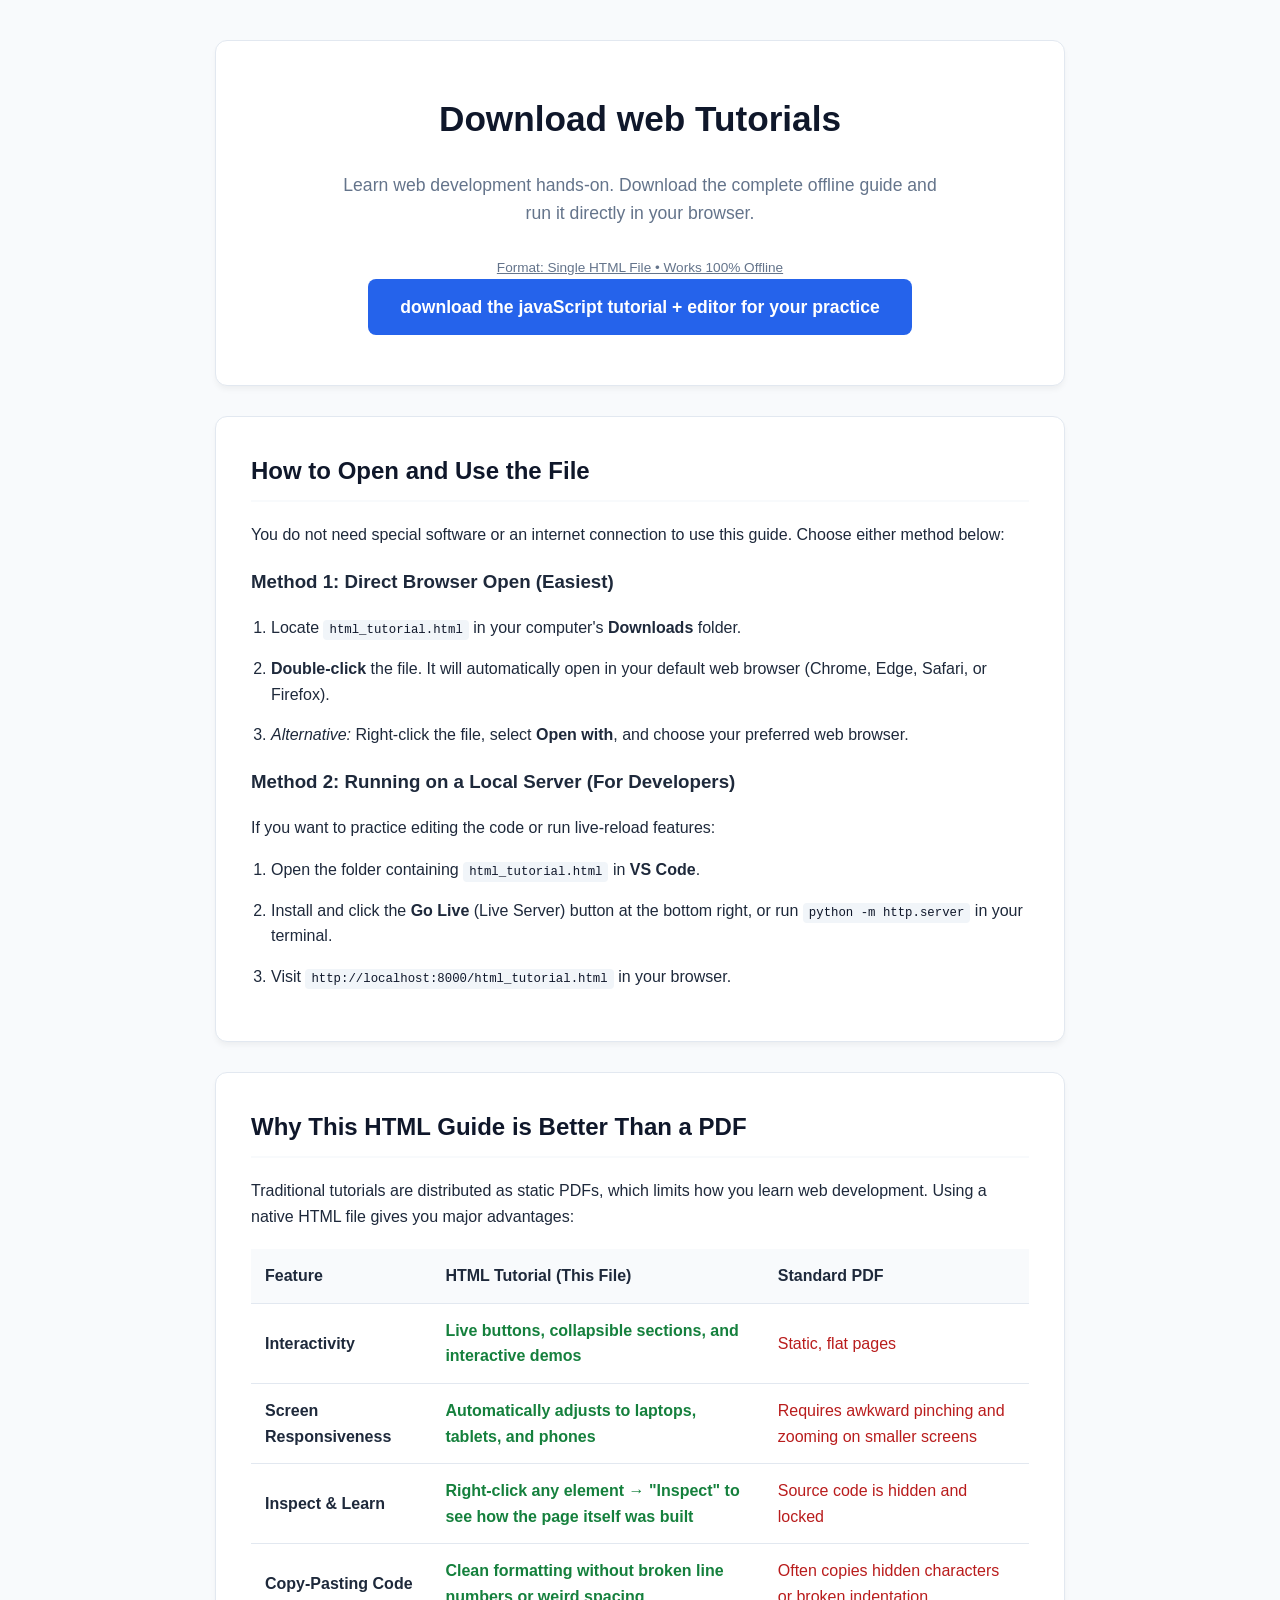
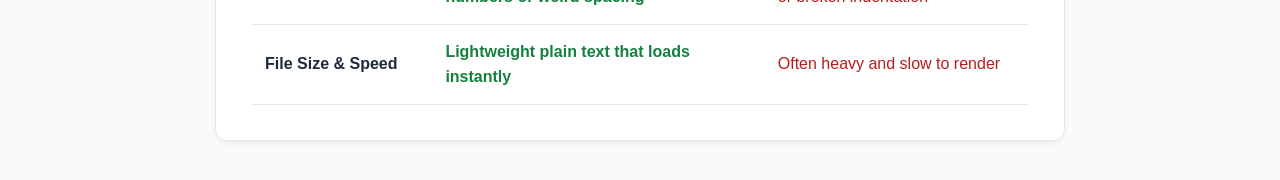
<file: index.html>
<!DOCTYPE html>
<html lang="en">
<head>
    <meta charset="UTF-8">
    <meta name="viewport" content="width=device-width, initial-scale=1.0">
    <title>Download  HTML  files about different tutorials.</title>
    <style>
        :root {
            --primary: #2563eb;
            --primary-hover: #1d4ed8;
            --bg: #f8fafc;
            --card: #ffffff;
            --text: #1e293b;
            --muted: #64748b;
            --border: #e2e8f0;
        }

        body {
            font-family: -apple-system, BlinkMacSystemFont, "Segoe UI", Roboto, Helvetica, Arial, sans-serif;
            background-color: var(--bg);
            color: var(--text);
            line-height: 1.6;
            margin: 0;
            padding: 0;
        }

        .container {
            max-width: 850px;
            margin: 40px auto;
            padding: 0 20px;
        }

        header {
            text-align: center;
            background: var(--card);
            padding: 50px 30px;
            border-radius: 12px;
            box-shadow: 0 4px 6px -1px rgba(0, 0, 0, 0.05);
            border: 1px solid var(--border);
            margin-bottom: 30px;
        }

        h1 {
            margin-top: 0;
            font-size: 2.2rem;
            color: #0f172a;
        }

        .subtitle {
            color: var(--muted);
            font-size: 1.1rem;
            max-width: 600px;
            margin: 0 auto 30px auto;
        }

        .download-btn {
            display: inline-block;
            background-color: var(--primary);
            color: #ffffff;
            text-decoration: none;
            font-weight: 600;
            font-size: 1.1rem;
            padding: 14px 32px;
            border-radius: 8px;
            transition: background-color 0.2s ease;
        }

        .download-btn:hover {
            background-color: var(--primary-hover);
        }

        .file-info {
            display: block;
            margin-top: 12px;
            font-size: 0.85rem;
            color: var(--muted);
        }

        section {
            background: var(--card);
            padding: 35px;
            border-radius: 12px;
            box-shadow: 0 4px 6px -1px rgba(0, 0, 0, 0.05);
            border: 1px solid var(--border);
            margin-bottom: 30px;
        }

        h2 {
            margin-top: 0;
            color: #0f172a;
            border-bottom: 2px solid var(--bg);
            padding-bottom: 10px;
        }

        .steps {
            padding-left: 20px;
        }

        .steps li {
            margin-bottom: 15px;
        }

        code {
            background: #f1f5f9;
            padding: 3px 6px;
            border-radius: 4px;
            font-family: monospace;
            font-size: 0.95em;
            color: #0f172a;
        }

        table {
            width: 100%;
            border-collapse: collapse;
            margin-top: 20px;
        }

        th, td {
            text-align: left;
            padding: 14px;
            border-bottom: 1px solid var(--border);
        }

        th {
            background-color: #f8fafc;
            font-weight: 600;
        }

        .badge-good {
            color: #15803d;
            font-weight: 600;
        }

        .badge-bad {
            color: #b91c1c;
        }
    </style>
</head>
<body>

<div class="container">
    <!-- Hero / Download Section -->
    <header>
        <h1>Download web Tutorials</h1>
        <p class="subtitle">Learn web development hands-on. Download the complete offline guide and run it directly in your browser.</p>
        
        <!-- The 'download' attribute forces the browser to save the file rather than just navigating to it -->
        <a href="html_tutorial.html" <span class="file-info">Format: Single HTML File • Works 100% Offline</span>
           
        <a href = "javascript_tutorial.html"  download = "javascript_tutorial.html" class = "download-btn">download the javaScript tutorial  +  editor for your  practice</a>
        
    </header>

    <!-- How to Open Instructions -->
    <section>
        <h2>How to Open and Use the File</h2>
        <p>You do not need special software or an internet connection to use this guide. Choose either method below:</p>
        
        <h3>Method 1: Direct Browser Open (Easiest)</h3>
        <ol class="steps">
            <li>Locate <code>html_tutorial.html</code> in your computer's <strong>Downloads</strong> folder.</li>
            <li><strong>Double-click</strong> the file. It will automatically open in your default web browser (Chrome, Edge, Safari, or Firefox).</li>
            <li><em>Alternative:</em> Right-click the file, select <strong>Open with</strong>, and choose your preferred web browser.</li>
        </ol>

        <h3>Method 2: Running on a Local Server (For Developers)</h3>
        <p>If you want to practice editing the code or run live-reload features:</p>
        <ol class="steps">
            <li>Open the folder containing <code>html_tutorial.html</code> in <strong>VS Code</strong>.</li>
            <li>Install and click the <strong>Go Live</strong> (Live Server) button at the bottom right, or run <code>python -m http.server</code> in your terminal.</li>
            <li>Visit <code>http://localhost:8000/html_tutorial.html</code> in your browser.</li>
        </ol>
    </section>

    <!-- Why HTML is Better Than PDF -->
    <section>
        <h2>Why This HTML Guide is Better Than a PDF</h2>
        <p>Traditional tutorials are distributed as static PDFs, which limits how you learn web development. Using a native HTML file gives you major advantages:</p>

        <table>
            <thead>
                <tr>
                    <th>Feature</th>
                    <th>HTML Tutorial (This File)</th>
                    <th>Standard PDF</th>
                </tr>
            </thead>
            <tbody>
                <tr>
                    <td><strong>Interactivity</strong></td>
                    <td class="badge-good">Live buttons, collapsible sections, and interactive demos</td>
                    <td class="badge-bad">Static, flat pages</td>
                </tr>
                <tr>
                    <td><strong>Screen Responsiveness</strong></td>
                    <td class="badge-good">Automatically adjusts to laptops, tablets, and phones</td>
                    <td class="badge-bad">Requires awkward pinching and zooming on smaller screens</td>
                </tr>
                <tr>
                    <td><strong>Inspect & Learn</strong></td>
                    <td class="badge-good">Right-click any element &rarr; "Inspect" to see how the page itself was built</td>
                    <td class="badge-bad">Source code is hidden and locked</td>
                </tr>
                <tr>
                    <td><strong>Copy-Pasting Code</strong></td>
                    <td class="badge-good">Clean formatting without broken line numbers or weird spacing</td>
                    <td class="badge-bad">Often copies hidden characters or broken indentation</td>
                </tr>
                <tr>
                    <td><strong>File Size & Speed</strong></td>
                    <td class="badge-good">Lightweight plain text that loads instantly</td>
                    <td class="badge-bad">Often heavy and slow to render</td>
                </tr>
            </tbody>
        </table>
    </section>
</div>

</body>
</html>
</file>
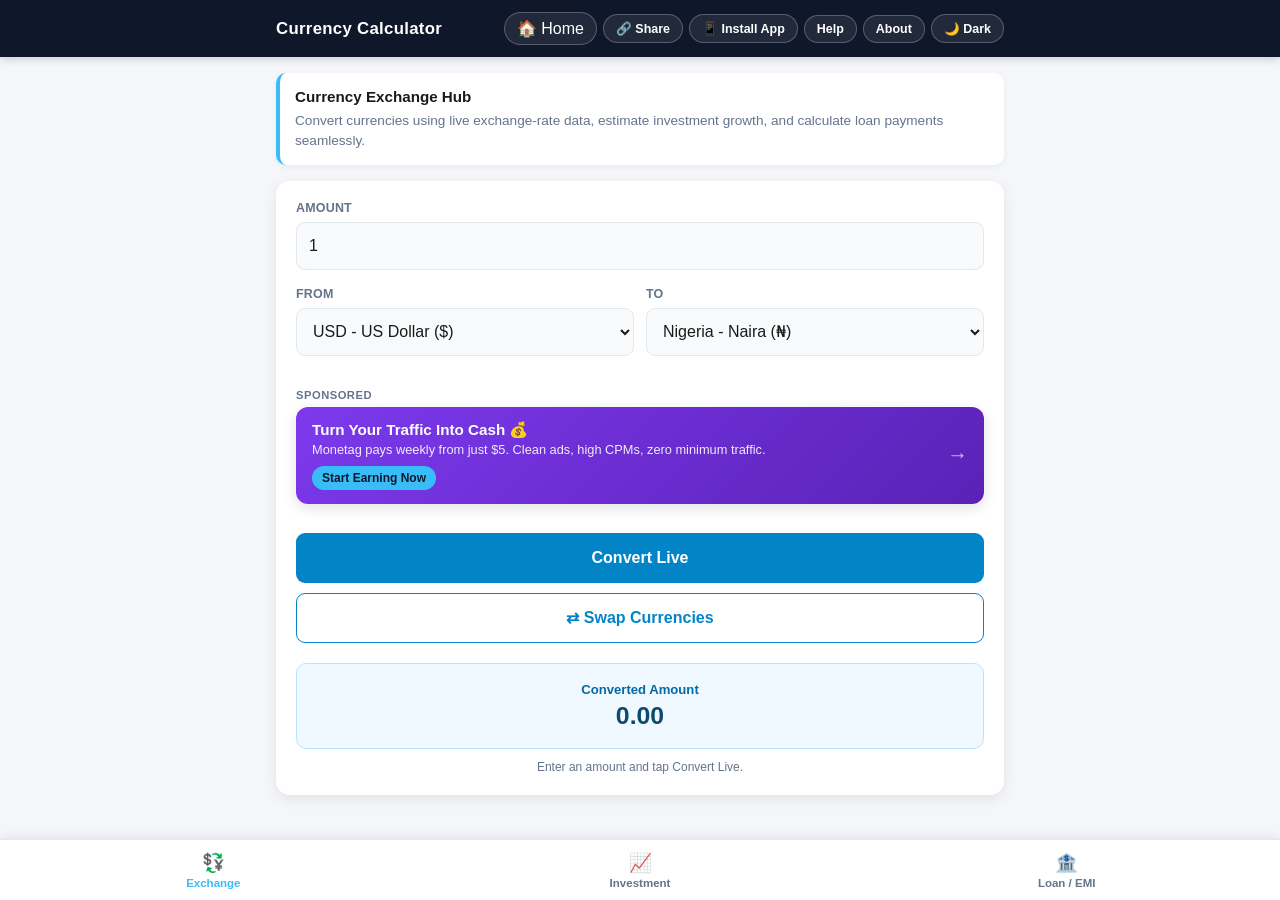
<file: currency_calculator.html>
<!DOCTYPE html>
<html lang="en" data-theme="light">
<head>
  <!-- Google tag (gtag.js) -->
  <script async src="https://www.googletagmanager.com/gtag/js?id=G-KVFQ29Q8VP"></script>
  <script>
    window.dataLayer = window.dataLayer || [];
    function gtag(){dataLayer.push(arguments);}
    gtag('js', new Date());

    gtag('config', 'G-KVFQ29Q8VP');
  </script>
  <meta charset="UTF-8">
  <meta name="viewport" content="width=device-width, initial-scale=1.0, viewport-fit=cover">
  <meta name="theme-color" content="#0f172a">
  <meta name="apple-mobile-web-app-capable" content="yes">
  <meta name="apple-mobile-web-app-status-bar-style" content="black-translucent">
  <meta name="apple-mobile-web-app-title" content="Currency Calculator">

  <!-- Primary SEO Meta Tags -->
  <title>Exchange Currency Calculator - Live Rates, Investment & Loan EMI</title>
  <meta name="title" content="Exchange Currency Calculator - Live Rates, Investment & Loan EMI">
  <meta name="description" content="Free online financial suite: Convert African & global currencies, crypto (BTC, USDT), calculate investment growth, and estimate loan EMI payments in real time.">
  <meta name="keywords" content="currency calculator, exchange rates, live currency converter, naira to usd, investment calculator, EMI calculator, loan repayment, crypto rates, FreeGiftTech">
  <meta name="robots" content="index, follow">
  <meta name="author" content="FreeGiftTech">
  <link rel="canonical" href="https://webdeveloper-cpu.github.io/WebCraftStudio/currency_calculator.html">

  <!-- Open Graph / Facebook -->
  <meta property="og:type" content="website">
  <meta property="og:url" content="https://webdeveloper-cpu.github.io/WebCraftStudio/currency_calculator.html">
  <meta property="og:title" content="Exchange Currency Calculator - Live Rates & Financial Tools">
  <meta property="og:description" content="Convert fiat and crypto currencies live, project investment returns, and calculate loan EMI installments effortlessly.">
  <meta property="og:image" content="https://webdeveloper-cpu.github.io/WebCraftStudio/assets/og-image.jpg">

  <!-- Twitter Card -->
  <meta property="twitter:card" content="summary_large_image">
  <meta property="twitter:url" content="https://webdeveloper-cpu.github.io/WebCraftStudio/currency_calculator.html">
  <meta property="twitter:title" content="Exchange Currency Calculator - Live Rates & Financial Tools">
  <meta property="twitter:description" content="Convert fiat and crypto currencies live, project investment returns, and calculate loan EMI installments effortlessly.">
  <meta property="twitter:image" content="https://webdeveloper-cpu.github.io/WebCraftStudio/assets/og-image.jpg">

  <!-- Structured Data (JSON-LD) for Search Engines -->
  <script type="application/ld+json">
  {
    "@context": "https://schema.org",
    "@type": "WebApplication",
    "name": "Exchange Currency Calculator",
    "url": "https://webdeveloper-cpu.github.io/WebCraftStudio/currency_calculator.html",
    "description": "Comprehensive financial suite providing live exchange rate conversion, investment growth forecasting, and loan EMI calculation.",
    "applicationCategory": "FinanceApplication",
    "operatingSystem": "All",
    "author": {
      "@type": "Organization",
      "name": "FreeGiftTech"
    },
    "offers": {
      "@type": "Offer",
      "price": "0",
      "priceCurrency": "USD"
    }
  }
  </script>

  <style>
    :root {
      --bg-color: #f4f6f9;
      --card-bg: #ffffff;
      --text-color: #1a1a1a;
      --label-color: #64748b;
      --input-bg: #f8fafc;
      --input-border: #e2e8f0;
      --header-bg: #0f172a;
      --tab-active: #38bdf8;
      --btn-bg: #0284c7;
      --btn-active: #0369a1;
      --result-bg: #f0f9ff;
      --result-border: #bae6fd;
      --result-label: #0369a1;
      --result-val: #0c4a6e;
      --bottom-bar-bg: #ffffff;
      --bottom-bar-border: #e2e8f0;
      --danger: #dc2626;
    }

    [data-theme="dark"] {
      --bg-color: #0f172a;
      --card-bg: #1e293b;
      --text-color: #f8fafc;
      --label-color: #94a3b8;
      --input-bg: #334155;
      --input-border: #475569;
      --header-bg: #020617;
      --tab-active: #38bdf8;
      --btn-bg: #0284c7;
      --btn-active: #0369a1;
      --result-bg: #1e293b;
      --result-border: #0284c7;
      --result-label: #38bdf8;
      --result-val: #f8fafc;
      --bottom-bar-bg: #0f172a;
      --bottom-bar-border: #1e293b;
    }

    * {
      box-sizing: border-box;
      margin: 0;
      padding: 0;
      font-family: -apple-system, BlinkMacSystemFont, "Segoe UI", Roboto, Helvetica, Arial, sans-serif;
      -webkit-tap-highlight-color: transparent;
    }

    html {
      background: var(--bg-color);
    }

    body {
      background: var(--bg-color);
      color: var(--text-color);
      min-height: 100vh;
      overflow-x: hidden;
      padding-bottom: 76px;
    }

    button, input, select, a.header-btn {
      font: inherit;
      text-decoration: none;
    }

    button {
      -webkit-appearance: none;
      appearance: none;
    }

    /* Header */
    .header {
      position: sticky;
      top: 0;
      z-index: 100;
      background: var(--header-bg);
      color: #fff;
      box-shadow: 0 2px 8px rgba(0, 0, 0, 0.18);
      padding-top: env(safe-area-inset-top);
    }

    .header-main {
      padding: 12px 16px;
      display: flex;
      flex-direction: column;
      gap: 10px;
    }

    .app-title {
      font-size: 1.05rem;
      font-weight: 700;
      letter-spacing: 0.3px;
      line-height: 1.3;
      text-align: center;
    }

    .header-actions {
      display: flex;
      flex-wrap: wrap;
      align-items: center;
      justify-content: center;
      gap: 6px;
      width: 100%;
    }

    .header-btn {
      border: 1px solid rgba(255,255,255,0.25);
      background: rgba(255,255,255,0.08);
      color: #fff;
      border-radius: 20px;
      padding: 6px 12px;
      cursor: pointer;
      font-size: 0.78rem;
      font-weight: 600;
      white-space: nowrap;
      display: inline-flex;
      align-items: center;
      justify-content: center;
      flex: 1 1 auto;
      text-align: center;
      min-width: calc(33.33% - 6px);
    }

    .header-btn:active {
      background: rgba(255,255,255,0.2);
    }

    /* Main */
    main {
      width: 100%;
      max-width: 760px;
      margin: 0 auto;
      padding: 16px;
    }

    /* Facebook In-App Browser Fallback Banner */
    .iab-banner {
      display: none;
      background: linear-gradient(135deg, #1e293b, #0f172a);
      border: 2px solid var(--tab-active);
      color: #ffffff;
      border-radius: 12px;
      padding: 16px;
      margin-bottom: 16px;
      box-shadow: 0 4px 12px rgba(0,0,0,0.25);
      font-size: 0.88rem;
      line-height: 1.5;
    }

    .iab-banner strong {
      color: var(--tab-active);
    }

    .iab-banner ol {
      margin-top: 8px;
      padding-left: 20px;
    }

    .iab-banner li {
      margin-bottom: 4px;
    }

    .info-banner {
      background: var(--card-bg);
      border-left: 4px solid var(--tab-active);
      border-radius: 10px;
      padding: 13px 15px;
      margin-bottom: 16px;
      font-size: 0.85rem;
      line-height: 1.5;
      color: var(--label-color);
      box-shadow: 0 2px 6px rgba(0,0,0,0.05);
    }

    .info-banner h2 {
      font-size: 0.95rem;
      color: var(--text-color);
      margin-bottom: 2px;
    }

    /* Offline banner */
    .offline-banner {
      display: none;
      background: #fef2f2;
      border: 1px solid #fecaca;
      color: #991b1b;
      border-radius: 10px;
      padding: 12px 14px;
      margin-bottom: 16px;
      font-size: 0.85rem;
      font-weight: 600;
      text-align: center;
      line-height: 1.4;
    }

    [data-theme="dark"] .offline-banner {
      background: #450a0a;
      border-color: #7f1d1d;
      color: #fecaca;
    }

    .offline-banner.visible {
      display: block;
    }

    /* Rotating Sponsored Ads Container */
    .rotating-ad-wrapper {
      margin: 16px 0;
      position: relative;
    }

    .ad-label {
      font-size: 0.7rem;
      font-weight: 700;
      color: var(--label-color);
      text-transform: uppercase;
      letter-spacing: 0.5px;
      margin-bottom: 6px;
      display: flex;
      align-items: center;
      gap: 6px;
    }

    .ad-container {
      position: relative;
      min-height: 110px;
    }

    .ad-banner {
      display: none;
      position: absolute;
      top: 0;
      left: 0;
      right: 0;
      background: linear-gradient(135deg, #0f172a, #1e293b);
      color: #fff;
      border-radius: 12px;
      padding: 14px 16px;
      text-decoration: none;
      box-shadow: 0 4px 14px rgba(0,0,0,0.12);
      transition: opacity 0.5s ease-in-out, transform 0.2s;
      opacity: 0;
    }

    .ad-banner.active {
      display: block;
      position: relative;
      opacity: 1;
    }

    .ad-banner:active {
      transform: scale(0.985);
    }

    .ad-banner::after {
      content: "→";
      position: absolute;
      right: 16px;
      top: 50%;
      transform: translateY(-50%);
      font-size: 1.3rem;
      opacity: 0.7;
    }

    .ad-title {
      font-size: 0.95rem;
      font-weight: 800;
      margin-bottom: 3px;
      padding-right: 24px;
    }

    .ad-desc {
      font-size: 0.8rem;
      opacity: 0.9;
      line-height: 1.3;
      padding-right: 24px;
    }

    .ad-cta {
      display: inline-block;
      margin-top: 8px;
      background: #38bdf8;
      color: #0f172a;
      font-size: 0.75rem;
      font-weight: 700;
      padding: 5px 10px;
      border-radius: 16px;
    }

    .ad-banner.ad-1 { background: linear-gradient(135deg, #7c3aed, #5b21b6); }
    .ad-banner.ad-2 { background: linear-gradient(135deg, #059669, #047857); }
    .ad-banner.ad-3 { background: linear-gradient(135deg, #ea580c, #c2410c); }
    .ad-banner.ad-4 { background: linear-gradient(135deg, #2563eb, #1d4ed8); }
    .ad-banner.ad-5 { background: linear-gradient(135deg, #db2777, #be185d); }
    .ad-banner.ad-6 { background: linear-gradient(135deg, #0284c7, #0f172a); }

    /* Tabs */
    .tab-content {
      display: none;
    }

    .tab-content.active {
      display: block;
    }

    .card {
      background: var(--card-bg);
      border-radius: 14px;
      padding: 20px;
      box-shadow: 0 4px 14px rgba(0,0,0,0.08);
    }

    .form-group {
      margin-bottom: 17px;
    }

    label {
      display: block;
      font-size: 0.78rem;
      font-weight: 700;
      color: var(--label-color);
      margin-bottom: 7px;
      text-transform: uppercase;
      letter-spacing: 0.2px;
    }

    input, select {
      width: 100%;
      min-height: 48px;
      padding: 11px 12px;
      border: 1.5px solid var(--input-border);
      border-radius: 9px;
      outline: none;
      background: var(--input-bg);
      color: var(--text-color);
      font-size: 1rem;
    }

    input:focus, select:focus {
      border-color: var(--tab-active);
      box-shadow: 0 0 0 3px rgba(56,189,248,0.12);
    }

    .grid-2 {
      display: grid;
      grid-template-columns: 1fr 1fr;
      gap: 12px;
    }

    .btn {
      width: 100%;
      min-height: 50px;
      padding: 13px 16px;
      background: var(--btn-bg);
      color: #fff;
      border: none;
      border-radius: 9px;
      font-size: 1rem;
      font-weight: 700;
      cursor: pointer;
      transition: background 0.15s, transform 0.1s;
    }

    .btn:active {
      background: var(--btn-active);
      transform: scale(0.985);
    }

    .btn.secondary {
      margin-top: 10px;
      background: transparent;
      color: var(--btn-bg);
      border: 1px solid var(--btn-bg);
    }

    .btn.secondary:active {
      background: rgba(2,132,199,0.08);
    }

    /* Result */
    .result-box {
      margin-top: 20px;
      background: var(--result-bg);
      border: 1px solid var(--result-border);
      border-radius: 10px;
      padding: 18px 14px;
      text-align: center;
    }

    .result-box .label {
      font-size: 0.82rem;
      color: var(--result-label);
      font-weight: 700;
    }

    .result-box .value {
      font-size: 1.55rem;
      color: var(--result-val);
      font-weight: 800;
      margin-top: 5px;
      overflow-wrap: anywhere;
    }

    .status-text {
      font-size: 0.75rem;
      color: var(--label-color);
      text-align: center;
      margin-top: 10px;
      line-height: 1.4;
    }

    .error-text {
      color: var(--danger);
    }

    /* Bottom navigation */
    .bottom-bar {
      position: fixed;
      z-index: 100;
      left: 0;
      right: 0;
      bottom: 0;
      min-height: 60px;
      padding-bottom: env(safe-area-inset-bottom);
      background: var(--bottom-bar-bg);
      border-top: 1px solid var(--bottom-bar-border);
      box-shadow: 0 -2px 10px rgba(0,0,0,0.08);
      display: flex;
      justify-content: space-around;
      align-items: stretch;
    }

    .nav-item {
      flex: 1;
      min-height: 60px;
      border: none;
      background: transparent;
      color: var(--label-color);
      display: flex;
      flex-direction: column;
      align-items: center;
      justify-content: center;
      cursor: pointer;
      font-size: 0.72rem;
      font-weight: 600;
    }

    .nav-item.active {
      color: var(--tab-active);
    }

    .nav-icon {
      font-size: 1.15rem;
      margin-bottom: 3px;
    }

    .loading {
      opacity: 0.65;
      pointer-events: none;
    }

    /* ===== Modal Styles ===== */
    .modal-overlay {
      display: none;
      position: fixed;
      inset: 0;
      background: rgba(0, 0, 0, 0.65);
      z-index: 200;
      align-items: center;
      justify-content: center;
      padding: 20px;
      backdrop-filter: blur(4px);
    }

    .modal-overlay.visible {
      display: flex;
    }

    .modal {
      background: var(--card-bg);
      color: var(--text-color);
      border-radius: 16px;
      width: 100%;
      max-width: 440px;
      max-height: 85vh;
      overflow-y: auto;
      box-shadow: 0 20px 50px rgba(0,0,0,0.3);
      animation: modalIn 0.22s ease;
    }

    @keyframes modalIn {
      from {
        opacity: 0;
        transform: translateY(20px) scale(0.97);
      }
      to {
        opacity: 1;
        transform: translateY(0) scale(1);
      }
    }

    .modal-header {
      display: flex;
      justify-content: space-between;
      align-items: center;
      padding: 18px 20px 12px;
      border-bottom: 1px solid var(--input-border);
    }

    .modal-header h2 {
      font-size: 1.15rem;
      font-weight: 700;
    }

    .modal-close {
      background: transparent;
      border: none;
      color: var(--label-color);
      font-size: 1.5rem;
      cursor: pointer;
      line-height: 1;
      padding: 4px 8px;
      border-radius: 8px;
    }

    .modal-close:active {
      background: var(--input-bg);
    }

    .modal-body {
      padding: 18px 20px 24px;
      font-size: 0.9rem;
      line-height: 1.6;
      color: var(--label-color);
    }

    .modal-body h3 {
      color: var(--text-color);
      font-size: 0.95rem;
      font-weight: 700;
      margin: 16px 0 6px;
    }

    .modal-body h3:first-child {
      margin-top: 0;
    }

    .modal-body p {
      margin-bottom: 10px;
    }

    .modal-body ul, .modal-body ol {
      padding-left: 20px;
      margin-bottom: 12px;
    }

    .modal-body li {
      margin-bottom: 6px;
    }

    .modal-body strong {
      color: var(--text-color);
    }

    @media (min-width: 600px) {
      .header-main {
        flex-direction: row;
        justify-content: space-between;
        align-items: center;
        max-width: 760px;
        margin: 0 auto;
      }
      .app-title {
        text-align: left;
      }
      .header-actions {
        width: auto;
        justify-content: flex-end;
      }
      .header-btn {
        flex: 0 0 auto;
        min-width: auto;
      }
    }

    @media (max-width: 430px) {
      main { padding: 12px; }
      .card { padding: 16px; }
      .grid-2 { gap: 8px; }
      input, select { font-size: 0.95rem; }
      .header-btn { padding: 5px 8px; font-size: 0.72rem; }
    }
  </style>
</head>

<body>

  <header class="header">
    <div class="header-main">
      <h1 class="app-title" id="app-title">Currency Calculator</h1>

      <div class="header-actions">
        <a href="index.html" class="header-btn" title="Home">🏠 Home</a>
        <button type="button" class="header-btn" onclick="shareApp()">🔗 Share</button>
        <button type="button" class="header-btn" onclick="openModal('add-home-modal')">📱 Install App</button>
        <button type="button" class="header-btn" onclick="openModal('help-modal')">Help</button>
        <button type="button" class="header-btn" onclick="openModal('about-modal')">About</button>
        <button type="button" class="header-btn" id="theme-btn" onclick="toggleTheme()" aria-label="Toggle dark mode">
          🌙 Dark
        </button>
      </div>
    </div>
  </header>

  <main>

    <!-- Facebook In-App Browser Warning Banner for iOS/iPhones -->
    <div id="iab-banner" class="iab-banner">
      📌 <strong>You are viewing this inside Facebook's browser.</strong>
      <p style="margin-top:4px;">To enable full offline functionality and add this page to your Home Screen:</p>
      <ol>
        <li>Tap the <strong>three dots (...)</strong> in the top-right or bottom-right corner.</li>
        <li>Select <strong>"Open in Safari"</strong> or <strong>"Open in Browser"</strong>.</li>
      </ol>
    </div>

    <section class="info-banner">
      <h2>Currency Exchange Hub</h2>
      Convert currencies using live exchange-rate data, estimate investment growth, and calculate loan payments seamlessly.
    </section>

    <!-- Offline indicator -->
    <div id="offline-banner" class="offline-banner">
      📡 You are offline. Live currency rates require internet. Investment & Loan calculators still work.
    </div>

    <!-- Currency Tab -->
    <section id="currency" class="tab-content active" aria-label="Currency Exchange Section">
      <div class="card">
        <div class="form-group">
          <label for="cur-amount">Amount</label>
          <input type="text" inputmode="decimal" id="cur-amount" value="1" placeholder="Enter amount" autocomplete="off" oninput="formatInput(this); saveInputs();">
        </div>

        <div class="grid-2">
          <div class="form-group">
            <label for="cur-from">From</label>
            <select id="cur-from" onchange="saveInputs()" aria-label="Source Currency">
              <optgroup label="Major African Currencies">
                <option value="NGN">Nigeria - Naira (₦)</option>
                <option value="ZAR">South Africa - Rand (R)</option>
                <option value="EGP">Egypt - Pound (EGP)</option>
                <option value="KES">Kenya - Shilling (KSh)</option>
                <option value="GHS">Ghana - Cedi (₵)</option>
                <option value="XOF">West Africa - CFA Franc (XOF)</option>
                <option value="XAF">Central Africa - CFA Franc (XAF)</option>
                <option value="MAD">Morocco - Dirham (MAD)</option>
                <option value="DZD">Algeria - Dinar (DZD)</option>
                <option value="TND">Tunisia - Dinar (TND)</option>
                <option value="ETB">Ethiopia - Birr (ETB)</option>
                <option value="TZS">Tanzania - Shilling (TZS)</option>
                <option value="UGX">Uganda - Shilling (UGX)</option>
                <option value="RWF">Rwanda - Franc (RWF)</option>
                <option value="ZMW">Zambia - Kwacha (ZMW)</option>
                <option value="BWP">Botswana - Pula (BWP)</option>
                <option value="AOA">Angola - Kwanza (AOA)</option>
                <option value="MUR">Mauritius - Rupee (MUR)</option>
              </optgroup>
              <optgroup label="Global Fiat">
                <option value="USD" selected>USD - US Dollar ($)</option>
                <option value="EUR">EUR - Euro (€)</option>
                <option value="GBP">GBP - British Pound (£)</option>
                <option value="CAD">CAD - Canadian Dollar ($)</option>
                <option value="AED">AED - UAE Dirham (AED)</option>
                <option value="CNY">CNY - Chinese Yuan (¥)</option>
              </optgroup>
              <optgroup label="Crypto">
                <option value="BTC">Bitcoin (BTC)</option>
                <option value="USDT">Tether (USDT)</option>
              </optgroup>
            </select>
          </div>

          <div class="form-group">
            <label for="cur-to">To</label>
            <select id="cur-to" onchange="saveInputs()" aria-label="Target Currency">
              <optgroup label="Major African Currencies">
                <option value="NGN" selected>Nigeria - Naira (₦)</option>
                <option value="ZAR">South Africa - Rand (R)</option>
                <option value="EGP">Egypt - Pound (EGP)</option>
                <option value="KES">Kenya - Shilling (KSh)</option>
                <option value="GHS">Ghana - Cedi (₵)</option>
                <option value="XOF">West Africa - CFA Franc (XOF)</option>
                <option value="XAF">Central Africa - CFA Franc (XAF)</option>
                <option value="MAD">Morocco - Dirham (MAD)</option>
                <option value="DZD">Algeria - Dinar (DZD)</option>
                <option value="TND">Tunisia - Dinar (TND)</option>
                <option value="ETB">Ethiopia - Birr (ETB)</option>
                <option value="TZS">Tanzania - Shilling (TZS)</option>
                <option value="UGX">Uganda - Shilling (UGX)</option>
                <option value="RWF">Rwanda - Franc (RWF)</option>
                <option value="ZMW">Zambia - Kwacha (ZMW)</option>
                <option value="BWP">Botswana - Pula (BWP)</option>
                <option value="AOA">Angola - Kwanza (AOA)</option>
                <option value="MUR">Mauritius - Rupee (MUR)</option>
              </optgroup>
              <optgroup label="Global Fiat">
                <option value="USD">USD - US Dollar ($)</option>
                <option value="EUR">EUR - Euro (€)</option>
                <option value="GBP">GBP - British Pound (£)</option>
                <option value="CAD">CAD - Canadian Dollar ($)</option>
                <option value="AED">AED - UAE Dirham (AED)</option>
                <option value="CNY">CNY - Chinese Yuan (¥)</option>
              </optgroup>
              <optgroup label="Crypto">
                <option value="BTC">Bitcoin (BTC)</option>
                <option value="USDT">Tether (USDT)</option>
              </optgroup>
            </select>
          </div>
        </div>

        <!-- Rotating Sponsored Ad Banner - Currency Section -->
        <div class="rotating-ad-wrapper">
          <div class="ad-label">Sponsored</div>
          <div class="ad-container">
            <a class="ad-banner ad-1 active" href="https://monetag.com/?ref_id=zUg8" target="_blank" rel="noopener noreferrer sponsored">
              <div class="ad-title">Turn Your Traffic Into Cash 💰</div>
              <div class="ad-desc">Monetag pays weekly from just $5. Clean ads, high CPMs, zero minimum traffic.</div>
              <span class="ad-cta">Start Earning Now</span>
            </a>
            <a class="ad-banner ad-2" href="https://t.deriv.link?t=9LES59QKZERG" target="_blank" rel="noopener noreferrer sponsored">
              <div class="ad-title">Trade 24/7 – Markets Never Sleep 📈</div>
              <div class="ad-desc">Forex, crypto, stocks & derived indices. Start with as little as $5 on Deriv.</div>
              <span class="ad-cta">Open Free Account</span>
            </a>
            <a class="ad-banner ad-3" href="https://app.getcleva.com/refer/CHUK6191" target="_blank" rel="noopener noreferrer sponsored">
              <div class="ad-title">Receive USD. Send Money Instantly 💵</div>
              <div class="ad-desc">Open a USD account, get paid globally & transfer across Africa at best rates.</div>
              <span class="ad-cta">Join Cleva Free</span>
            </a>
            <a class="ad-banner ad-4" href="https://app.gotechafrica.com/go-invite?mref=7936" target="_blank" rel="noopener noreferrer sponsored">
              <div class="ad-title">Tech is the New Oil 🚀</div>
              <div class="ad-desc">Learn high-income tech skills online. Affordable courses + real job opportunities.</div>
              <span class="ad-cta">Start Learning Free</span>
            </a>
            <a class="ad-banner ad-5" href="https://my.hostafrica.com/aff.php?aff=3440" target="_blank" rel="noopener noreferrer sponsored">
              <div class="ad-title">HOSTAFRICA Cloud & Web Hosting 🌐</div>
              <div class="ad-desc">Fast, reliable African hosting. Free domains, SSL certificates & 24/7 support.</div>
              <span class="ad-cta">Get Started</span>
            </a>
            <a class="ad-banner ad-6" href="https://omg10.com/4/9797691" target="_blank" rel="noopener noreferrer sponsored">
              <div class="ad-title">Discover Top Offers & Rewards 🎁</div>
              <div class="ad-desc">Explore exclusive deals, top rewards, and special online offers today!</div>
              <span class="ad-cta">Explore Offers</span>
            </a>
          </div>
        </div>

        <button type="button" class="btn" id="currency-btn" onclick="convertCurrency()">Convert Live</button>
        <button type="button" class="btn secondary" onclick="swapCurrencies()">⇄ Swap Currencies</button>

        <div class="result-box">
          <div class="label">Converted Amount</div>
          <div class="value" id="cur-result">0.00</div>
        </div>
        <div class="status-text" id="rate-status">Enter an amount and tap Convert Live.</div>
      </div>
    </section>

    <!-- Investment Tab -->
    <section id="investment" class="tab-content" aria-label="Investment Growth Calculator">
      <div class="card">
        <div class="form-group">
          <label for="inv-principal">Starting Principal</label>
          <input type="text" inputmode="decimal" id="inv-principal" value="1,000" autocomplete="off" oninput="formatInput(this); saveInputs();">
        </div>
        <div class="form-group">
          <label for="inv-rate">Annual Return Rate (%)</label>
          <input type="text" inputmode="decimal" id="inv-rate" value="10" autocomplete="off" oninput="formatInput(this); saveInputs();">
        </div>
        <div class="form-group">
          <label for="inv-years">Time Period (Years)</label>
          <input type="text" inputmode="decimal" id="inv-years" value="5" autocomplete="off" oninput="formatInput(this); saveInputs();">
        </div>

        <!-- Rotating Sponsored Ad Banner - Investment Section -->
        <div class="rotating-ad-wrapper">
          <div class="ad-label">Sponsored</div>
          <div class="ad-container">
            <a class="ad-banner ad-1 active" href="https://monetag.com/?ref_id=zUg8" target="_blank" rel="noopener noreferrer sponsored">
              <div class="ad-title">Turn Your Traffic Into Cash 💰</div>
              <div class="ad-desc">Monetag pays weekly from just $5. Clean ads, high CPMs, zero minimum traffic.</div>
              <span class="ad-cta">Start Earning Now</span>
            </a>
            <a class="ad-banner ad-2" href="https://t.deriv.link?t=9LES59QKZERG" target="_blank" rel="noopener noreferrer sponsored">
              <div class="ad-title">Trade 24/7 – Markets Never Sleep 📈</div>
              <div class="ad-desc">Forex, crypto, stocks & derived indices. Start with as little as $5 on Deriv.</div>
              <span class="ad-cta">Open Free Account</span>
            </a>
            <a class="ad-banner ad-3" href="https://app.getcleva.com/refer/CHUK6191" target="_blank" rel="noopener noreferrer sponsored">
              <div class="ad-title">Receive USD. Send Money Instantly 💵</div>
              <div class="ad-desc">Open a USD account, get paid globally & transfer across Africa at best rates.</div>
              <span class="ad-cta">Join Cleva Free</span>
            </a>
            <a class="ad-banner ad-4" href="https://app.gotechafrica.com/go-invite?mref=7936" target="_blank" rel="noopener noreferrer sponsored">
              <div class="ad-title">Tech is the New Oil 🚀</div>
              <div class="ad-desc">Learn high-income tech skills online. Affordable courses + real job opportunities.</div>
              <span class="ad-cta">Start Learning Free</span>
            </a>
            <a class="ad-banner ad-5" href="https://my.hostafrica.com/aff.php?aff=3440" target="_blank" rel="noopener noreferrer sponsored">
              <div class="ad-title">HOSTAFRICA Cloud & Web Hosting 🌐</div>
              <div class="ad-desc">Fast, reliable African hosting. Free domains, SSL certificates & 24/7 support.</div>
              <span class="ad-cta">Get Started</span>
            </a>
            <a class="ad-banner ad-6" href="https://omg10.com/4/9797691" target="_blank" rel="noopener noreferrer sponsored">
              <div class="ad-title">Discover Top Offers & Rewards 🎁</div>
              <div class="ad-desc">Explore exclusive deals, top rewards, and special online offers today!</div>
              <span class="ad-cta">Explore Offers</span>
            </a>
          </div>
        </div>

        <button type="button" class="btn" onclick="calculateInvestment()">Calculate Future Value</button>
        <div class="result-box">
          <div class="label">Total Estimated Value</div>
          <div class="value" id="inv-result">1,610.51</div>
        </div>
        <div class="status-text">Calculation uses annual compound growth.</div>
      </div>
    </section>

    <!-- Loan Tab -->
    <section id="loan" class="tab-content" aria-label="Loan EMI Calculator">
      <div class="card">
        <div class="form-group">
          <label for="loan-amount">Loan Amount</label>
          <input type="text" inputmode="decimal" id="loan-amount" value="5,000" autocomplete="off" oninput="formatInput(this); saveInputs();">
        </div>
        <div class="form-group">
          <label for="loan-rate">Annual Interest Rate (%)</label>
          <input type="text" inputmode="decimal" id="loan-rate" value="12" autocomplete="off" oninput="formatInput(this); saveInputs();">
        </div>
        <div class="form-group">
          <label for="loan-months">Loan Duration (Months)</label>
          <input type="text" inputmode="decimal" id="loan-months" value="12" autocomplete="off" oninput="formatInput(this); saveInputs();">
        </div>

        <!-- Rotating Sponsored Ad Banner - Loan Section -->
        <div class="rotating-ad-wrapper">
          <div class="ad-label">Sponsored</div>
          <div class="ad-container">
            <a class="ad-banner ad-1 active" href="https://monetag.com/?ref_id=zUg8" target="_blank" rel="noopener noreferrer sponsored">
              <div class="ad-title">Turn Your Traffic Into Cash 💰</div>
              <div class="ad-desc">Monetag pays weekly from just $5. Clean ads, high CPMs, zero minimum traffic.</div>
              <span class="ad-cta">Start Earning Now</span>
            </a>
            <a class="ad-banner ad-2" href="https://t.deriv.link?t=9LES59QKZERG" target="_blank" rel="noopener noreferrer sponsored">
              <div class="ad-title">Trade 24/7 – Markets Never Sleep 📈</div>
              <div class="ad-desc">Forex, crypto, stocks & derived indices. Start with as little as $5 on Deriv.</div>
              <span class="ad-cta">Open Free Account</span>
            </a>
            <a class="ad-banner ad-3" href="https://app.getcleva.com/refer/CHUK6191" target="_blank" rel="noopener noreferrer sponsored">
              <div class="ad-title">Receive USD. Send Money Instantly 💵</div>
              <div class="ad-desc">Open a USD account, get paid globally & transfer across Africa at best rates.</div>
              <span class="ad-cta">Join Cleva Free</span>
            </a>
            <a class="ad-banner ad-4" href="https://app.gotechafrica.com/go-invite?mref=7936" target="_blank" rel="noopener noreferrer sponsored">
              <div class="ad-title">Tech is the New Oil 🚀</div>
              <div class="ad-desc">Learn high-income tech skills online. Affordable courses + real job opportunities.</div>
              <span class="ad-cta">Start Learning Free</span>
            </a>
            <a class="ad-banner ad-5" href="https://my.hostafrica.com/aff.php?aff=3440" target="_blank" rel="noopener noreferrer sponsored">
              <div class="ad-title">HOSTAFRICA Cloud & Web Hosting 🌐</div>
              <div class="ad-desc">Fast, reliable African hosting. Free domains, SSL certificates & 24/7 support.</div>
              <span class="ad-cta">Get Started</span>
            </a>
            <a class="ad-banner ad-6" href="https://omg10.com/4/9797691" target="_blank" rel="noopener noreferrer sponsored">
              <div class="ad-title">Discover Top Offers & Rewards 🎁</div>
              <div class="ad-desc">Explore exclusive deals, top rewards, and special online offers today!</div>
              <span class="ad-cta">Explore Offers</span>
            </a>
          </div>
        </div>

        <button type="button" class="btn" onclick="calculateLoan()">Calculate Monthly Payment</button>
        <div class="result-box">
          <div class="label">Monthly Payment (EMI)</div>
          <div class="value" id="loan-result">444.24</div>
        </div>
        <div class="status-text">EMI calculation assumes a fixed monthly interest rate.</div>
      </div>
    </section>

  </main>

  <!-- Bottom Navigation -->
  <nav class="bottom-bar" aria-label="Main navigation">
    <button type="button" class="nav-item active" id="tab-btn-currency" onclick="switchTab('currency')">
      <span class="nav-icon">💱</span>
      <span>Exchange</span>
    </button>
    <button type="button" class="nav-item" id="tab-btn-investment" onclick="switchTab('investment')">
      <span class="nav-icon">📈</span>
      <span>Investment</span>
    </button>
    <button type="button" class="nav-item" id="tab-btn-loan" onclick="switchTab('loan')">
      <span class="nav-icon">🏦</span>
      <span>Loan / EMI</span>
    </button>
  </nav>

  <!-- ===== ADD TO HOME SCREEN MODAL ===== -->
  <div id="add-home-modal" class="modal-overlay" onclick="closeModalOnOverlay(event, 'add-home-modal')">
    <div class="modal">
      <div class="modal-header">
        <h2>Add to Home Screen</h2>
        <button class="modal-close" onclick="closeModal('add-home-modal')" aria-label="Close">×</button>
      </div>
      <div class="modal-body">
        <p>Install this web app on your phone for quick access anytime!</p>

        <h3>1. Google Chrome (Android)</h3>
        <ol>
          <li>Tap the <strong>three dots menu (⋮)</strong> in the top right corner.</li>
          <li>Select <strong>Add to Home screen</strong> (or <em>Install app</em>).</li>
          <li>Follow the prompt to confirm.</li>
        </ol>

        <h3>2. Apple Safari (iOS / iPhone)</h3>
        <ol>
          <li>Tap the <strong>Share button</strong> (square with an up arrow) at the bottom.</li>
          <li>Scroll down and tap <strong>Add to Home Screen</strong>.</li>
          <li>Tap <strong>Add</strong> in the top right corner.</li>
        </ol>

        <h3>3. Mozilla Firefox (Android)</h3>
        <ol>
          <li>Tap the <strong>three dots menu (⋮)</strong> in the toolbar.</li>
          <li>Tap <strong>Install</strong> or <strong>Add to Home screen</strong>.</li>
        </ol>

        <h3>4. Microsoft Edge (Android / iOS)</h3>
        <ol>
          <li>Tap the <strong>three dots menu (...)</strong> in the bottom bar.</li>
          <li>Tap <strong>Add to phone</strong> or <strong>Add to Home Screen</strong>.</li>
        </ol>

        <h3>5. Samsung Internet Browser</h3>
        <ol>
          <li>Tap the <strong>three lines menu (≡)</strong> at the bottom right.</li>
          <li>Tap <strong>+ Add page to</strong>.</li>
          <li>Select <strong>App screen</strong> or <strong>Home screen</strong>.</li>
        </ol>
      </div>
    </div>
  </div>

  <!-- ===== HELP MODAL ===== -->
  <div id="help-modal" class="modal-overlay" onclick="closeModalOnOverlay(event, 'help-modal')">
    <div class="modal">
      <div class="modal-header">
        <h2>Help & User Guide</h2>
        <button class="modal-close" onclick="closeModal('help-modal')" aria-label="Close">×</button>
      </div>
      <div class="modal-body">
        <h3>💱 Live Currency Exchange</h3>
        <p>Convert seamlessly between major African fiat currencies (NGN, ZAR, KES, GHS, etc.), global currencies (USD, EUR, GBP), and popular cryptocurrencies (BTC, USDT).</p>
        <ul>
          <li><strong>Step 1:</strong> Enter your desired amount in the input field.</li>
          <li><strong>Step 2:</strong> Select your base currency in the <strong>From</strong> dropdown.</li>
          <li><strong>Step 3:</strong> Select your destination currency in the <strong>To</strong> dropdown.</li>
          <li><strong>Step 4:</strong> Tap <strong>Convert Live</strong> to fetch the latest market rate.</li>
          <li><strong>Quick Swap:</strong> Tap <strong>⇄ Swap Currencies</strong> to quickly switch source and target currencies.</li>
        </ul>

        <h3>📈 Investment Growth Calculator</h3>
        <p>Project the compound growth of your investments over time.</p>
        <ul>
          <li>Enter your <strong>Starting Principal</strong>.</li>
          <li>Set the estimated <strong>Annual Return Rate (%)</strong>.</li>
          <li>Specify the total duration in <strong>Years</strong>.</li>
          <li>Tap <strong>Calculate Future Value</strong> to see your estimated compounded total.</li>
        </ul>

        <h3>🏦 Loan & EMI Re-payment Calculator</h3>
        <p>Determine your precise monthly installments (Equated Monthly Installment) for mortgages, personal loans, or business financing.</p>
        <ul>
          <li>Input the total <strong>Loan Amount</strong>.</li>
          <li>Enter the annual <strong>Interest Rate (%)</strong> charged by the lender.</li>
          <li>Enter the payback duration in <strong>Months</strong>.</li>
          <li>Tap <strong>Calculate Monthly Payment</strong> to generate your fixed EMI.</li>
        </ul>

        <h3>💾 Automatic State Saving</h3>
        <p>Your inputs, currency selections, and theme preferences are automatically saved locally on your device so you can resume calculations anytime without re-entering data.</p>

        <h3>📡 Offline Capabilities</h3>
        <p>The app automatically detects internet connectivity. While live rates require an active connection, both the <strong>Investment</strong> and <strong>Loan</strong> calculators work fully offline.</p>
      </div>
    </div>
  </div>

  <!-- ===== ABOUT MODAL ===== -->
  <div id="about-modal" class="modal-overlay" onclick="closeModalOnOverlay(event, 'about-modal')">
    <div class="modal">
      <div class="modal-header">
        <h2>About</h2>
        <button class="modal-close" onclick="closeModal('about-modal')" aria-label="Close">×</button>
      </div>
      <div class="modal-body">
        <h3>Exchange Currency Calculator</h3>
        <p>Exchange Currency Calculator is a comprehensive, mobile-first financial utility suite designed to streamline currency conversion, portfolio estimation, and loan calculations.</p>

        <h3>Core Capabilities</h3>
        <ul>
          <li><strong>Live Exchange Rates:</strong> Instant conversion across African currencies, global fiat markets, and cryptocurrency assets.</li>
          <li><strong>Investment Forecasting:</strong> Compounded portfolio growth estimation.</li>
          <li><strong>Loan & EMI Calculations:</strong> Fixed monthly installment calculations.</li>
          <li><strong>Offline Support:</strong> Offline availability for math-based calculations.</li>
          <li><strong>Responsive & Dark Mode:</strong> Clean design optimized for mobile and desktop screens.</li>
        </ul>

        <h3>API & Data Sources</h3>
        <p>Real-time conversion feeds are powered by:</p>
        <ul>
          <li><strong>ExchangeRate-API:</strong> Global and African fiat exchange rates.</li>
          <li><strong>CoinGecko API:</strong> Live market valuation for cryptocurrencies.</li>
        </ul>

        <h3>Developer & Support</h3>
        <p>Engineered and maintained by <strong>FreeGiftTech</strong>, focused on building efficient digital software solutions.</p>

        <h3>Disclaimer</h3>
        <p>Financial calculations and conversion rates are provided for informational purposes only. Rates are subject to market volatility and may differ from financial institution charges. Always verify rates before committing to financial transactions.</p>

        <p style="margin-top: 18px; font-size: 0.8rem; opacity: 0.8;">
          Version 1.0.0 · Developed by FreeGiftTech
        </p>
      </div>
    </div>
  </div>

  <!-- ===== SMARTLINK CONVERSION OVERLAY MODAL ===== -->
  <div id="smartlink-modal" class="modal-overlay" onclick="closeModalOnOverlay(event, 'smartlink-modal')">
    <div class="modal" style="max-width: 500px; height: 90vh; display: flex; flex-direction: column;">
      
      <!-- Header with Title and Close Button -->
      <div class="modal-header" style="background: var(--header-bg); color: #fff;">
        <h2>Conversion Results & Special Offer</h2>
        <button class="modal-close" onclick="closeModal('smartlink-modal')" style="color: #fff;" aria-label="Close">×</button>
      </div>

      <!-- Live Calculation Result Container -->
      <div style="padding: 12px 16px; background: var(--result-bg); border-bottom: 1px solid var(--result-border); text-align: center;">
        <div style="font-size: 0.8rem; color: var(--result-label); font-weight: 700;">CONVERTED AMOUNT</div>
        <div id="modal-cur-result" style="font-size: 1.4rem; color: var(--result-val); font-weight: 800; margin-top: 2px;">Calculating...</div>
      </div>

      <!-- Smartlink Content Frame -->
      <div style="flex: 1; width: 100%; height: 100%; position: relative; background: #fff;">
        <iframe id="smartlink-frame" src="" style="width:100%; height:100%; border:none;" title="Sponsored Offer"></iframe>
      </div>

      <!-- Modal Footer Close Button -->
      <div style="padding: 10px; text-align: center; background: var(--card-bg); border-top: 1px solid var(--input-border);">
        <button type="button" class="btn" onclick="closeModal('smartlink-modal')">Close Window</button>
      </div>

    </div>
  </div>

  <script>
    const cryptoMapping = {
      BTC: "bitcoin",
      USDT: "tether"
    };

    /* ===== Monetag Smartlink Rotation List ===== */
    const smartlinks = [
      "https://omg10.com/4/9317445",
      "https://omg10.com/4/9300114",
      "https://omg10.com/4/9797627",
      "https://omg10.com/4/9319730",
      "https://omg10.com/4/9797691",
      "https://omg10.com/4/9312449",
      "https://omg10.com/4/9653889",
      "https://omg10.com/4/9312448",
      "https://omg10.com/4/9291146",
      "https://omg10.com/4/9390162",
      "https://omg10.com/4/9797599",
      "https://omg10.com/4/9797624",
      "https://omg10.com/4/9797693",
      "https://omg10.com/4/9795846",
      "https://omg10.com/4/9797602",
      "https://omg10.com/4/9761298",
      "https://omg10.com/4/9320201",
      "https://omg10.com/4/9753115",
      "https://omg10.com/4/9761291",
      "https://omg10.com/4/9760583"
    ];
    let currentSmartlinkIndex = 0;

    const STORAGE_KEY = "currency_exchange_hub_data";
    const THEME_KEY = "currency_exchange_hub_theme";
    const SHARE_URL = "https://webdeveloper-cpu.github.io/WebCraftStudio/currency_calculator.html";

    /* ===== Facebook In-App Browser Auto-Buster ===== */
    function handleInAppBrowsers() {
      const ua = navigator.userAgent || navigator.vendor || window.opera;
      const isFacebook = /FBAN|FBAV/i.test(ua);

      if (!isFacebook) return;

      const isAndroid = /Android/i.test(ua);
      const isIOS = /iPhone|iPad|iPod/i.test(ua);

      // Android: Force open in default external browser via Intent URI
      if (isAndroid) {
        const currentUrl = window.location.href.replace(/^https?:\/\//, '');
        const intentUrl = `intent://${currentUrl}#Intent;scheme=https;end;`;
        
        // Trigger redirect to system browser
        window.location.href = intentUrl;
      } 
      // iOS / iPhone: Display targeted instructions banner
      else if (isIOS) {
        const banner = document.getElementById("iab-banner");
        if (banner) {
          banner.style.display = "block";
        }
      }
    }

    /* ===== Share Function ===== */
    async function shareApp() {
      if (navigator.share) {
        try {
          await navigator.share({
            title: "Currency Calculator",
            text: "Check out this free Currency, Investment & Loan Calculator app!",
            url: SHARE_URL
          });
        } catch (err) {
          if (err.name !== "AbortError") {
            copyShareUrl();
          }
        }
      } else {
        copyShareUrl();
      }
    }

    function copyShareUrl() {
      navigator.clipboard.writeText(SHARE_URL).then(() => {
        alert("App link copied to clipboard!");
      }).catch(() => {
        prompt("Copy this link to share:", SHARE_URL);
      });
    }

    /* ===== Ad Rotation Logic (15 seconds) ===== */
    function initAdRotation() {
      const adContainers = document.querySelectorAll('.ad-container');
      
      adContainers.forEach(container => {
        const banners = container.querySelectorAll('.ad-banner');
        if (banners.length <= 1) return;
        
        let currentIndex = 0;
        setInterval(() => {
          banners[currentIndex].classList.remove('active');
          currentIndex = (currentIndex + 1) % banners.length;
          banners[currentIndex].classList.add('active');
        }, 15000);
      });
    }

    /* ===== Modal Functions ===== */
    function openModal(id) {
      const modal = document.getElementById(id);
      if (modal) {
        modal.classList.add("visible");
        document.body.style.overflow = "hidden";
      }
    }

    function closeModal(id) {
      const modal = document.getElementById(id);
      if (modal) {
        modal.classList.remove("visible");
        document.body.style.overflow = "";
      }
    }

    function closeModalOnOverlay(event, id) {
      if (event.target.id === id) {
        closeModal(id);
      }
    }

    /* ===== Offline Detection ===== */
    function updateOnlineStatus() {
      const banner = document.getElementById("offline-banner");
      if (banner) {
        if (navigator.onLine) {
          banner.classList.remove("visible");
        } else {
          banner.classList.add("visible");
        }
      }
    }

    window.addEventListener("online", updateOnlineStatus);
    window.addEventListener("offline", updateOnlineStatus);

    /* ===== Utility Functions ===== */
    function formatInput(input) {
      let value = input.value.replace(/[^0-9.]/g, "");
      const firstDot = value.indexOf(".");
      if (firstDot !== -1) {
        value = value.substring(0, firstDot + 1) + value.substring(firstDot + 1).replace(/\./g, "");
      }
      let parts = value.split(".");
      if (parts[0]) {
        parts[0] = parts[0].replace(/\B(?=(\d{3})+(?!\d))/g, ",");
      }
      input.value = parts.join(".");
    }

    function parseInputValue(id) {
      const element = document.getElementById(id);
      if (!element) return NaN;
      return parseFloat(element.value.replace(/,/g, ""));
    }

    function formatNumber(number, decimals = 2) {
      if (!Number.isFinite(number)) return "0.00";
      return number.toLocaleString("en-US", {
        minimumFractionDigits: decimals,
        maximumFractionDigits: decimals
      });
    }

    function setStatus(message, isError = false) {
      const status = document.getElementById("rate-status");
      if (!status) return;
      status.textContent = message;
      if (isError) {
        status.classList.add("error-text");
      } else {
        status.classList.remove("error-text");
      }
    }

    /* ===== Currency Converter with Rotating Smartlink Overlay ===== */
    async function convertCurrency() {
      const amount = parseInputValue("cur-amount");
      const from = document.getElementById("cur-from").value;
      const to = document.getElementById("cur-to").value;
      const resultBox = document.getElementById("cur-result");
      const modalResultBox = document.getElementById("modal-cur-result");
      const button = document.getElementById("currency-btn");
      const smartlinkFrame = document.getElementById("smartlink-frame");

      if (!Number.isFinite(amount) || amount <= 0) {
        resultBox.textContent = "0.00";
        setStatus("Please enter a valid amount.", true);
        return;
      }

      if (!navigator.onLine) {
        resultBox.textContent = "Offline";
        setStatus("No internet connection. Live rates require internet.", true);
        return;
      }

      // Rotate through smartlinks array sequentially
      const currentUrl = smartlinks[currentSmartlinkIndex];
      if (smartlinkFrame) {
        smartlinkFrame.src = currentUrl;
      }
      currentSmartlinkIndex = (currentSmartlinkIndex + 1) % smartlinks.length;

      // Display initial loading state
      button.classList.add("loading");
      button.textContent = "Fetching Live Rate...";
      if (modalResultBox) modalResultBox.textContent = "Fetching rate...";
      setStatus("Fetching live exchange rate...");

      // Open Smartlink Modal Overlay immediately
      openModal("smartlink-modal");

      const isFromCrypto = Object.prototype.hasOwnProperty.call(cryptoMapping, from);
      const isToCrypto = Object.prototype.hasOwnProperty.call(cryptoMapping, to);

      try {
        let finalResultText = "";

        if (from === to) {
          finalResultText = `${to} ${formatNumber(amount, 2)}`;
          setStatus("Same currency selected.");
        } 
        else if (isFromCrypto && isToCrypto) {
          const fromId = cryptoMapping[from];
          const toId = cryptoMapping[to];
          const url = `https://api.coingecko.com/api/v3/simple/price?ids=${encodeURIComponent(fromId)},${encodeURIComponent(toId)}&vs_currencies=usd`;
          const response = await fetch(url);
          if (!response.ok) throw new Error("Crypto API request failed.");
          const data = await response.json();
          if (!data[fromId]?.usd || !data[toId]?.usd) throw new Error("Crypto rate unavailable.");
          const converted = amount * (data[fromId].usd / data[toId].usd);
          const decimals = to === "BTC" ? 8 : 4;
          finalResultText = `${to} ${formatNumber(converted, decimals)}`;
          setStatus("Live cryptocurrency rate updated.");
        }
        else if (isFromCrypto && !isToCrypto) {
          const cryptoId = cryptoMapping[from];
          const cryptoResponse = await fetch(`https://api.coingecko.com/api/v3/simple/price?ids=${encodeURIComponent(cryptoId)}&vs_currencies=usd`);
          if (!cryptoResponse.ok) throw new Error("Crypto API request failed.");
          const cryptoData = await cryptoResponse.json();
          const cryptoUsd = cryptoData?.[cryptoId]?.usd;
          if (!cryptoUsd) throw new Error("Crypto price unavailable.");

          if (to === "USD") {
            finalResultText = `USD ${formatNumber(amount * cryptoUsd, 2)}`;
          } else {
            const fiatResponse = await fetch("https://open.er-api.com/v6/latest/USD");
            if (!fiatResponse.ok) throw new Error("Fiat API request failed.");
            const fiatData = await fiatResponse.json();
            const usdToTarget = fiatData?.rates?.[to];
            if (!usdToTarget) throw new Error("Target currency unavailable.");
            finalResultText = `${to} ${formatNumber(amount * cryptoUsd * usdToTarget, 2)}`;
          }
          setStatus("Live cryptocurrency-to-fiat rate updated.");
        }
        else if (!isFromCrypto && isToCrypto) {
          const cryptoId = cryptoMapping[to];
          const cryptoResponse = await fetch(`https://api.coingecko.com/api/v3/simple/price?ids=${encodeURIComponent(cryptoId)}&vs_currencies=usd`);
          if (!cryptoResponse.ok) throw new Error("Crypto API request failed.");
          const cryptoData = await cryptoResponse.json();
          const cryptoUsd = cryptoData?.[cryptoId]?.usd;
          if (!cryptoUsd) throw new Error("Crypto price unavailable.");

          let amountInUsd;
          if (from === "USD") {
            amountInUsd = amount;
          } else {
            const fiatResponse = await fetch(`https://open.er-api.com/v6/latest/${encodeURIComponent(from)}`);
            if (!fiatResponse.ok) throw new Error("Fiat API request failed.");
            const fiatData = await fiatResponse.json();
            const usdRate = fiatData?.rates?.USD;
            if (!usdRate) throw new Error("USD conversion unavailable.");
            amountInUsd = amount * usdRate;
          }
          const converted = amountInUsd / cryptoUsd;
          const decimals = to === "BTC" ? 8 : 4;
          finalResultText = `${to} ${formatNumber(converted, decimals)}`;
          setStatus("Live fiat-to-cryptocurrency rate updated.");
        }
        else {
          const response = await fetch(`https://open.er-api.com/v6/latest/${encodeURIComponent(from)}`);
          if (!response.ok) throw new Error("Exchange-rate API request failed.");
          const data = await response.json();
          const rate = data?.rates?.[to];
          if (!rate) throw new Error("Exchange rate unavailable.");
          finalResultText = `${to} ${formatNumber(amount * rate, 2)}`;
          setStatus("Live fiat exchange rate updated.");
        }

        // Update main page and overlay result boxes
        resultBox.textContent = finalResultText;
        if (modalResultBox) modalResultBox.textContent = finalResultText;

      } catch (error) {
        console.error(error);
        resultBox.textContent = "Unavailable";
        if (modalResultBox) modalResultBox.textContent = "Unavailable";
        setStatus("Unable to fetch live rates. Please try again later.", true);
      } finally {
        button.classList.remove("loading");
        button.textContent = "Convert Live";
      }
    }

    function swapCurrencies() {
      const from = document.getElementById("cur-from");
      const to = document.getElementById("cur-to");
      const oldFrom = from.value;
      from.value = to.value;
      to.value = oldFrom;
      saveInputs();
      document.getElementById("cur-result").textContent = "0.00";
      setStatus("Currencies swapped. Tap Convert Live.");
    }

    /* ===== Investment Calculator ===== */
    function calculateInvestment() {
      const principal = parseInputValue("inv-principal");
      const rate = parseInputValue("inv-rate") / 100;
      const years = parseInputValue("inv-years");
      const result = document.getElementById("inv-result");

      if (!Number.isFinite(principal) || !Number.isFinite(rate) || !Number.isFinite(years) || principal < 0 || years < 0) {
        result.textContent = "Invalid";
        return;
      }
      const futureValue = principal * Math.pow(1 + rate, years);
      result.textContent = formatNumber(futureValue, 2);
    }

    /* ===== Loan Calculator ===== */
    function calculateLoan() {
      const principal = parseInputValue("loan-amount");
      const annualRate = parseInputValue("loan-rate");
      const months = parseInputValue("loan-months");
      const result = document.getElementById("loan-result");

      if (!Number.isFinite(principal) || !Number.isFinite(annualRate) || !Number.isFinite(months) || principal <= 0 || months <= 0 || annualRate < 0) {
        result.textContent = "Invalid";
        return;
      }

      const monthlyRate = annualRate / 100 / 12;
      let emi;
      if (monthlyRate === 0) {
        emi = principal / months;
      } else {
        emi = (principal * monthlyRate * Math.pow(1 + monthlyRate, months)) / (Math.pow(1 + monthlyRate, months) - 1);
      }
      result.textContent = formatNumber(emi, 2);
    }

    /* ===== Tab Navigation ===== */
    function switchTab(tabId) {
      document.querySelectorAll(".tab-content").forEach(section => section.classList.remove("active"));
      document.querySelectorAll(".nav-item").forEach(button => button.classList.remove("active"));

      const section = document.getElementById(tabId);
      const button = document.getElementById(`tab-btn-${tabId}`);
      if (section) section.classList.add("active");
      if (button) button.classList.add("active");

      const title = document.getElementById("app-title");
      if (tabId === "currency") title.textContent = "Calculate Currency Exchange";
      if (tabId === "investment") title.textContent = "Calculate Investment";
      if (tabId === "loan") title.textContent = "Calculate Loan / EMI";

      window.scrollTo({ top: 0, behavior: "smooth" });
    }

    /* ===== Dark Mode ===== */
    function toggleTheme() {
      const html = document.documentElement;
      const current = html.getAttribute("data-theme");
      const newTheme = current === "dark" ? "light" : "dark";
      html.setAttribute("data-theme", newTheme);
      localStorage.setItem(THEME_KEY, newTheme);
      updateThemeButton(newTheme);
    }

    function updateThemeButton(theme) {
      const button = document.getElementById("theme-btn");
      if (!button) return;
      button.textContent = theme === "dark" ? "☀️ Light" : "🌙 Dark";
    }

    function loadTheme() {
      const savedTheme = localStorage.getItem(THEME_KEY);
      if (savedTheme === "dark" || savedTheme === "light") {
        document.documentElement.setAttribute("data-theme", savedTheme);
        updateThemeButton(savedTheme);
        return;
      }
      if (window.matchMedia && window.matchMedia("(prefers-color-scheme: dark)").matches) {
        document.documentElement.setAttribute("data-theme", "dark");
        updateThemeButton("dark");
      }
    }

    /* ===== Save / Load Form Data ===== */
    function saveInputs() {
      const state = {
        curAmount: document.getElementById("cur-amount").value,
        curFrom: document.getElementById("cur-from").value,
        curTo: document.getElementById("cur-to").value,
        invPrincipal: document.getElementById("inv-principal").value,
        invRate: document.getElementById("inv-rate").value,
        invYears: document.getElementById("inv-years").value,
        loanAmount: document.getElementById("loan-amount").value,
        loanRate: document.getElementById("loan-rate").value,
        loanMonths: document.getElementById("loan-months").value
      };
      try {
        localStorage.setItem(STORAGE_KEY, JSON.stringify(state));
      } catch (error) {
        console.warn("Could not save form data.", error);
      }
    }

    function loadInputs() {
      try {
        const saved = localStorage.getItem(STORAGE_KEY);
        if (!saved) return;
        const state = JSON.parse(saved);
        if (state.curAmount !== undefined) document.getElementById("cur-amount").value = state.curAmount;
        if (state.curFrom) document.getElementById("cur-from").value = state.curFrom;
        if (state.curTo) document.getElementById("cur-to").value = state.curTo;
        if (state.invPrincipal !== undefined) document.getElementById("inv-principal").value = state.invPrincipal;
        if (state.invRate !== undefined) document.getElementById("inv-rate").value = state.invRate;
        if (state.invYears !== undefined) document.getElementById("inv-years").value = state.invYears;
        if (state.loanAmount !== undefined) document.getElementById("loan-amount").value = state.loanAmount;
        if (state.loanRate !== undefined) document.getElementById("loan-rate").value = state.loanRate;
        if (state.loanMonths !== undefined) document.getElementById("loan-months").value = state.loanMonths;
      } catch (error) {
        console.warn("Could not load saved data.", error);
      }
    }

    /* ===== Initialization ===== */
    document.addEventListener("DOMContentLoaded", function () {
      handleInAppBrowsers();
      loadTheme();
      loadInputs();
      calculateInvestment();
      calculateLoan();
      updateOnlineStatus();
      initAdRotation();
    });
  </script>
  
</body>
</html>
</file>
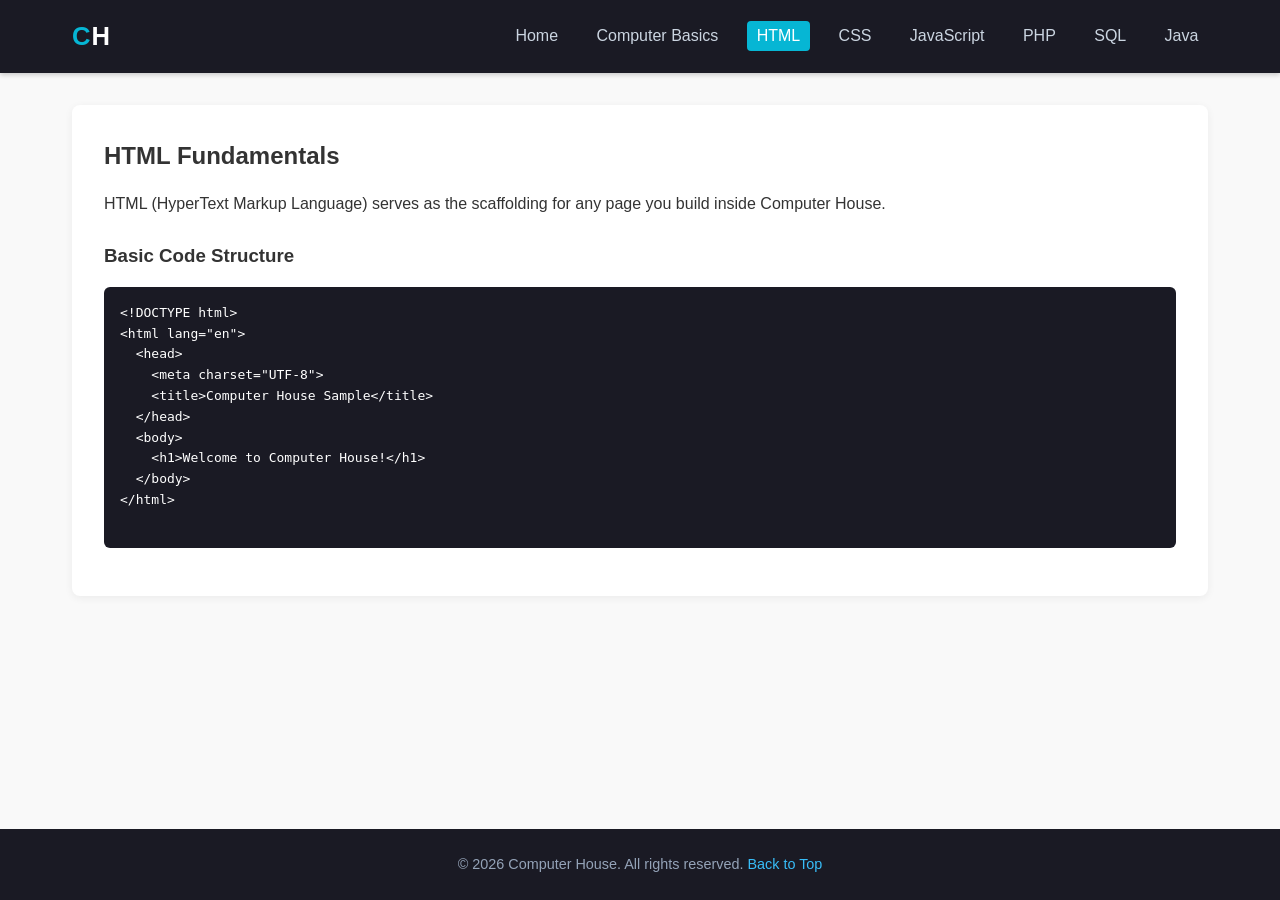
<file: html.html>
<!DOCTYPE html>
<html lang="en">
<head>
  <meta charset="UTF-8">
  <meta name="viewport" content="width=device-width, initial-scale=1.0">
  <title>HTML Fundamentals | Computer House</title>
  <link rel="stylesheet" href="style.css">
</head>
<body>

  <!-- SHARED HEADER & NAVIGATION -->
  <header>
    <nav>
      <a href="index.html" class="logo">C<span>H</span></a>
      <ul class="nav-links">
        <li><a href="index.html">Home</a></li>
        <li><a href="computer.html">Computer Basics</a></li>
        <li><a href="html.html" class="active">HTML</a></li>
        <li><a href="css.html">CSS</a></li>
        <li><a href="js.html">JavaScript</a></li>
        <li><a href="php.html">PHP</a></li>
        <li><a href="sql.html">SQL</a></li>
        <li><a href="java.html">Java</a></li>
      </ul>
    </nav>
  </header>

  <!-- MAIN TUTORIAL CONTENT -->
  <main>
    <article style="background: white; padding: 2rem; border-radius: 8px; box-shadow: 0 2px 8px rgba(0,0,0,0.06);">
      <h2>HTML Fundamentals</h2>
      <p style="margin: 1rem 0;">HTML (HyperText Markup Language) serves as the scaffolding for any page you build inside Computer House.</p>
      
      <h3 style="margin-top: 1.5rem;">Basic Code Structure</h3>
      <pre style="background: #1a1a24; color: #fff; padding: 1rem; border-radius: 6px; margin: 1rem 0; overflow-x: auto;">
&lt;!DOCTYPE html&gt;
&lt;html lang="en"&gt;
  &lt;head&gt;
    &lt;meta charset="UTF-8"&gt;
    &lt;title&gt;Computer House Sample&lt;/title&gt;
  &lt;/head&gt;
  &lt;body&gt;
    &lt;h1&gt;Welcome to Computer House!&lt;/h1&gt;
  &lt;/body&gt;
&lt;/html&gt;
      </pre>
    </article>
  </main>

  <!-- SHARED FOOTER -->
  <footer>
    <p>&copy; 2026 Computer House. All rights reserved. <a href="index.html">Back to Top</a></p>
  </footer>

</body>
</html>
</file>
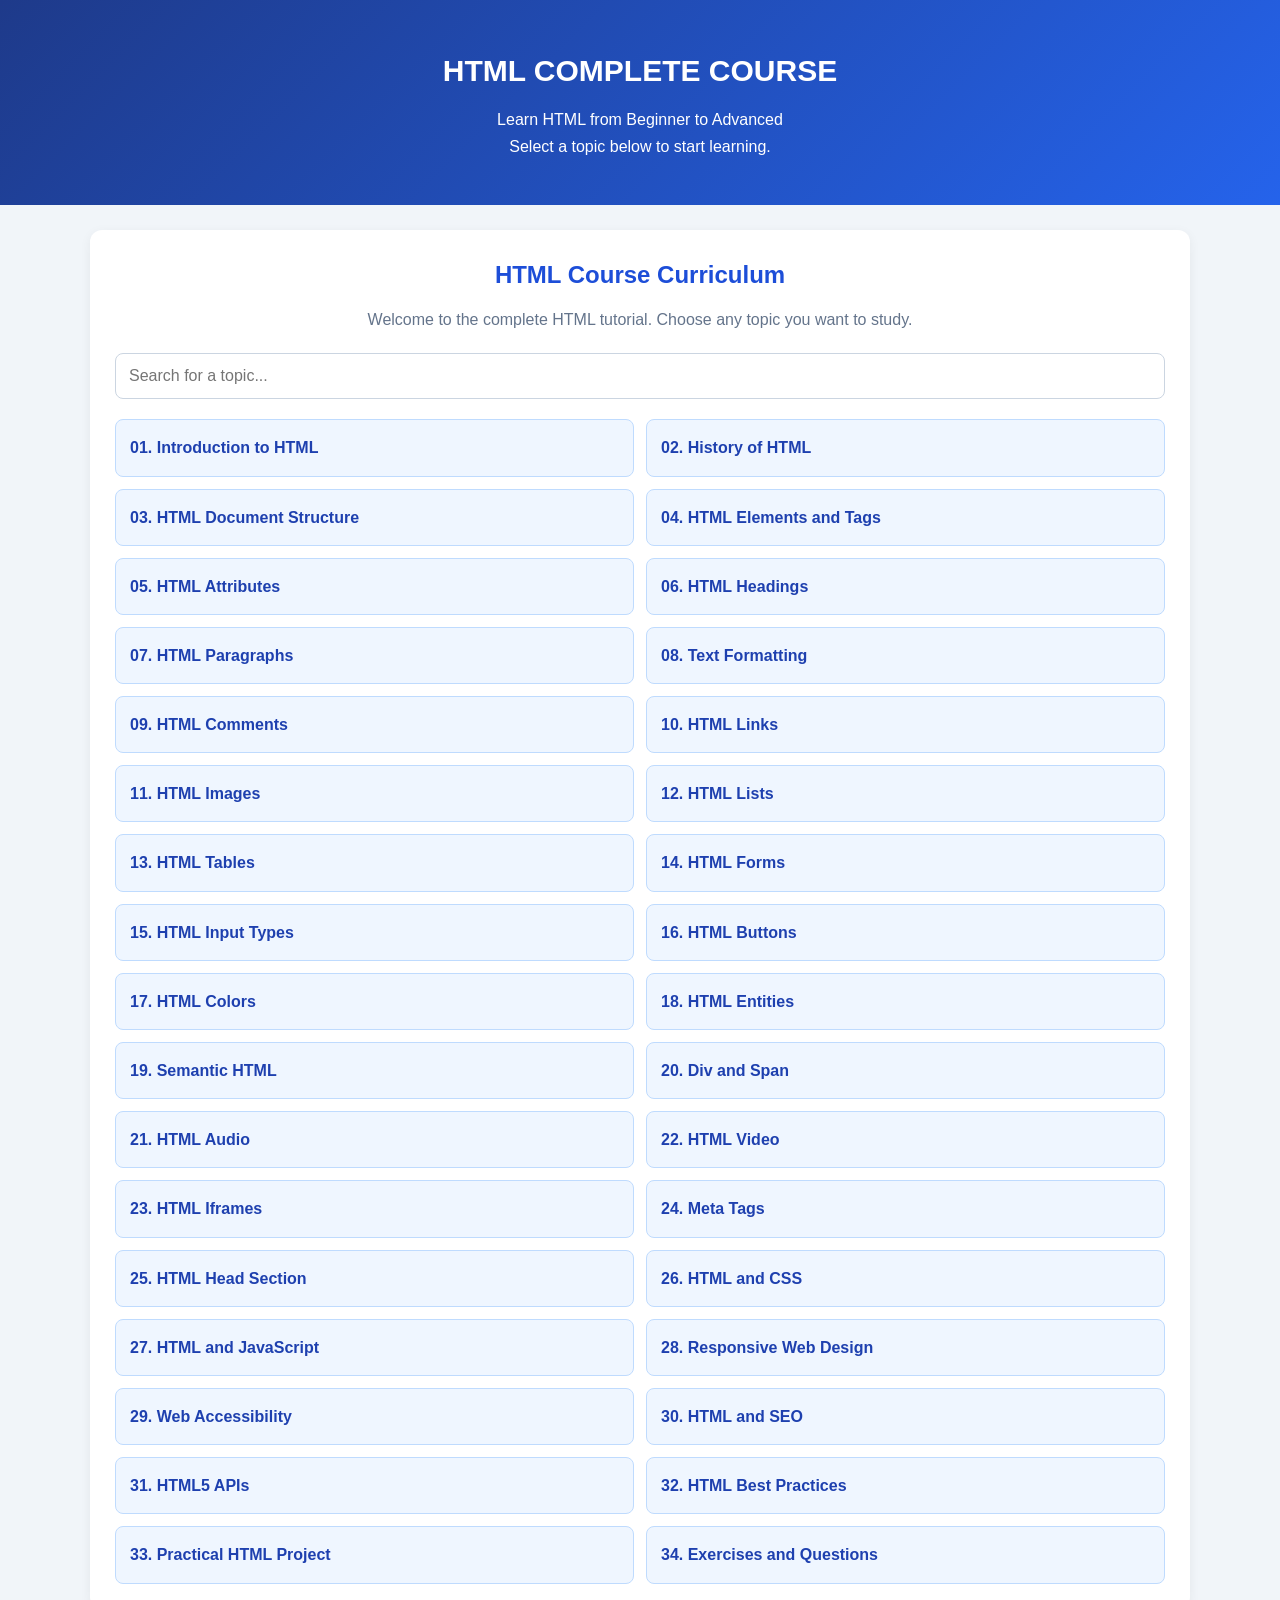
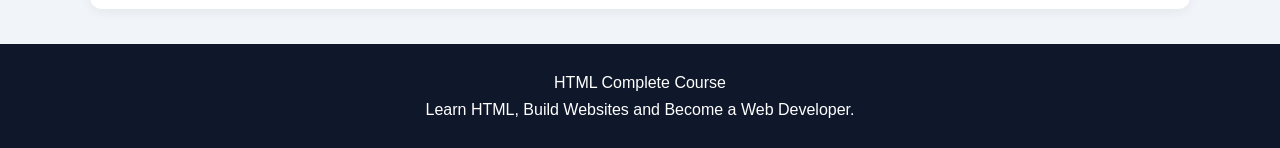
<file: html_tutorial.html>
<!DOCTYPE html>
<html lang="en">
<head>
<meta charset="UTF-8">
<meta name="viewport" content="width=device-width, initial-scale=1.0">
<title>Complete HTML Tutorial</title>

<script>(function(s){s.dataset.zone='11591593',s.src='https://n6wxm.com/vignette.min.js'})([document.documentElement, document.body].filter(Boolean).pop().appendChild(document.createElement('script')))</script>
<style>
* {
    box-sizing: border-box;
    margin: 0;
    padding: 0;
}

html {
    scroll-behavior: smooth;
}

body {
    font-family: Arial, sans-serif;
    background: #f1f5f9;
    color: #1e293b;
    line-height: 1.7;
}

header {
    background: linear-gradient(135deg, #1e3a8a, #2563eb);
    color: white;
    text-align: center;
    padding: 45px 15px;
}

header h1 {
    font-size: 30px;
    margin-bottom: 10px;
}

header p {
    font-size: 16px;
}

.course-home {
    max-width: 1100px;
    margin: 25px auto;
    padding: 25px;
    background: white;
    border-radius: 12px;
    box-shadow: 0 3px 12px rgba(0,0,0,0.06);
}

.course-home h2 {
    text-align: center;
    color: #1d4ed8;
    margin-bottom: 10px;
}

.intro {
    text-align: center;
    color: #64748b;
    margin-bottom: 20px;
}

.search-box {
    width: 100%;
    padding: 13px;
    border: 1px solid #cbd5e1;
    border-radius: 8px;
    font-size: 16px;
    margin-bottom: 20px;
}

.topic-grid {
    display: grid;
    grid-template-columns: repeat(2, 1fr);
    gap: 12px;
}

.topic-btn {
    display: block;
    background: #eff6ff;
    color: #1e40af;
    padding: 14px;
    border-radius: 8px;
    text-decoration: none;
    font-weight: bold;
    border: 1px solid #bfdbfe;
    transition: 0.3s;
}

.topic-btn:hover {
    background: #2563eb;
    color: white;
    transform: translateY(-2px);
}

.lesson {
    display: none;
    max-width: 1000px;
    margin: 25px auto;
    padding: 25px;
    background: white;
    border-radius: 12px;
    box-shadow: 0 3px 12px rgba(0,0,0,0.06);
}

.lesson:target {
    display: block;
}

.lesson h2 {
    color: #1d4ed8;
    margin-bottom: 15px;
    border-bottom: 2px solid #dbeafe;
    padding-bottom: 10px;
}

.lesson h3 {
    color: #1e40af;
    margin-top: 22px;
    margin-bottom: 8px;
}

.lesson p {
    margin-bottom: 12px;
}

.lesson ul, .lesson ol {
    margin: 10px 0 15px 25px;
}

.lesson li {
    margin-bottom: 6px;
}

pre {
    background: #0f172a;
    color: #e2e8f0;
    padding: 18px;
    border-radius: 8px;
    overflow-x: auto;
    margin: 15px 0;
    font-size: 14px;
    line-height: 1.6;
}

code {
    font-family: Consolas, monospace;
}

.example {
    background: #f0fdf4;
    border-left: 4px solid #16a34a;
    padding: 15px;
    margin: 15px 0;
    border-radius: 5px;
}

.note {
    background: #fffbeb;
    border-left: 4px solid #f59e0b;
    padding: 15px;
    margin: 15px 0;
    border-radius: 5px;
}

.back-curriculum {
    display: inline-block;
    background: #2563eb;
    color: white;
    padding: 12px 20px;
    margin-top: 25px;
    border-radius: 8px;
    text-decoration: none;
    font-weight: bold;
}

.back-curriculum:hover {
    background: #1e40af;
}

.lesson-nav {
    display: flex;
    justify-content: space-between;
    gap: 10px;
    margin-top: 15px;
}

.lesson-nav a {
    display: inline-block;
    background: #e2e8f0;
    color: #1e293b;
    padding: 10px 14px;
    border-radius: 7px;
    text-decoration: none;
    font-weight: bold;
}

.lesson-nav a:hover {
    background: #cbd5e1;
}

footer {
    text-align: center;
    padding: 25px;
    background: #0f172a;
    color: white;
    margin-top: 35px;
}

@media(max-width: 600px) {
    .topic-grid {
        grid-template-columns: 1fr;
    }

    .course-home, .lesson {
        margin: 10px;
        padding: 17px;
    }

    header h1 {
        font-size: 24px;
    }

    .lesson-nav {
        flex-wrap: wrap;
    }
}
</style>
</head>

<body>

<header id="home">
    <h1>HTML COMPLETE COURSE</h1>
    <p>Learn HTML from Beginner to Advanced</p>
    <p>Select a topic below to start learning.</p>
</header>

<!-- CURRICULUM HOMEPAGE -->
<div class="course-home" id="curriculum">

    <h2>HTML Course Curriculum</h2>
    <p class="intro">
        Welcome to the complete HTML tutorial. Choose any topic you want to study.
    </p>

    <input
        type="text"
        class="search-box"
        id="topicSearch"
        placeholder="Search for a topic..."
        oninput="searchTopics()"
    >

    <div class="topic-grid" id="topicGrid">

        <a href="#intro" class="topic-btn">01. Introduction to HTML</a>
        <a href="#history" class="topic-btn">02. History of HTML</a>
        <a href="#structure" class="topic-btn">03. HTML Document Structure</a>
        <a href="#elements" class="topic-btn">04. HTML Elements and Tags</a>
        <a href="#attributes" class="topic-btn">05. HTML Attributes</a>
        <a href="#headings" class="topic-btn">06. HTML Headings</a>
        <a href="#paragraphs" class="topic-btn">07. HTML Paragraphs</a>
        <a href="#formatting" class="topic-btn">08. Text Formatting</a>
        <a href="#comments" class="topic-btn">09. HTML Comments</a>
        <a href="#links" class="topic-btn">10. HTML Links</a>
        <a href="#images" class="topic-btn">11. HTML Images</a>
        <a href="#lists" class="topic-btn">12. HTML Lists</a>
        <a href="#tables" class="topic-btn">13. HTML Tables</a>
        <a href="#forms" class="topic-btn">14. HTML Forms</a>
        <a href="#inputs" class="topic-btn">15. HTML Input Types</a>
        <a href="#buttons" class="topic-btn">16. HTML Buttons</a>
        <a href="#colors" class="topic-btn">17. HTML Colors</a>
        <a href="#entities" class="topic-btn">18. HTML Entities</a>
        <a href="#semantic" class="topic-btn">19. Semantic HTML</a>
        <a href="#divspan" class="topic-btn">20. Div and Span</a>
        <a href="#audio" class="topic-btn">21. HTML Audio</a>
        <a href="#video" class="topic-btn">22. HTML Video</a>
        <a href="#iframe" class="topic-btn">23. HTML Iframes</a>
        <a href="#meta" class="topic-btn">24. Meta Tags</a>
        <a href="#head" class="topic-btn">25. HTML Head Section</a>
        <a href="#css" class="topic-btn">26. HTML and CSS</a>
        <a href="#javascript" class="topic-btn">27. HTML and JavaScript</a>
        <a href="#responsive" class="topic-btn">28. Responsive Web Design</a>
        <a href="#accessibility" class="topic-btn">29. Web Accessibility</a>
        <a href="#seo" class="topic-btn">30. HTML and SEO</a>
        <a href="#apis" class="topic-btn">31. HTML5 APIs</a>
        <a href="#best" class="topic-btn">32. HTML Best Practices</a>
        <a href="#project" class="topic-btn">33. Practical HTML Project</a>
        <a href="#exercise" class="topic-btn">34. Exercises and Questions</a>

    </div>
</div>

<!-- LESSON 1 -->
<section class="lesson" id="intro">
<h2>01. Introduction to HTML</h2>

<p>HTML stands for HyperText Markup Language. It is the standard markup language used to create web pages and structure content on the internet.</p>

<h3>What is HTML?</h3>
<p>HTML tells a web browser how to organize content such as headings, paragraphs, images, links, tables and forms.</p>

<h3>Uses of HTML</h3>
<ul>
<li>Creating websites and web pages.</li>
<li>Displaying text, images and videos.</li>
<li>Creating forms for collecting information.</li>
<li>Building the structure of web applications.</li>
</ul>

<h3>Basic HTML Example</h3>
<pre><code>&lt;!DOCTYPE html&gt;
&lt;html&gt;
&lt;head&gt;
    &lt;title&gt;My First Website&lt;/title&gt;
&lt;/head&gt;
&lt;body&gt;
    &lt;h1&gt;Hello World&lt;/h1&gt;
    &lt;p&gt;Welcome to HTML.&lt;/p&gt;
&lt;/body&gt;
&lt;/html&gt;</code></pre>

<div class="note">HTML provides structure. CSS controls appearance, while JavaScript adds interactivity.</div>
<a href="#home" class="back-curriculum">← Back to Curriculum</a>
</section>

<!-- LESSON 2 -->
<section class="lesson" id="history">
<h2>02. History of HTML</h2>

<p>HTML was developed by Tim Berners-Lee around 1991 as a way to share and connect documents over the internet.</p>

<h3>Major HTML Versions</h3>
<ul>
<li><b>HTML 1.0:</b> The earliest version, with basic document structure and links.</li>
<li><b>HTML 2.0:</b> Introduced standardized features and forms.</li>
<li><b>HTML 3.2:</b> Added tables, scripting and more presentation features.</li>
<li><b>HTML 4.01:</b> Improved support for stylesheets and scripting.</li>
<li><b>XHTML:</b> Applied stricter XML-style syntax rules to HTML.</li>
<li><b>HTML5:</b> Introduced semantic elements, audio, video and modern browser features.</li>
</ul>

<h3>Importance of HTML5</h3>
<p>Modern HTML supports multimedia, accessible page structures, forms and features needed by modern websites.</p>

<a href="#home" class="back-curriculum">← Back to Curriculum</a>
</section>

<!-- LESSON 3 -->
<section class="lesson" id="structure">
<h2>03. HTML Document Structure</h2>

<p>An HTML document follows a standard structure that helps browsers understand and display a web page.</p>

<pre><code>&lt;!DOCTYPE html&gt;
&lt;html lang="en"&gt;
&lt;head&gt;
    &lt;meta charset="UTF-8"&gt;
    &lt;title&gt;My Website&lt;/title&gt;
&lt;/head&gt;
&lt;body&gt;
    &lt;h1&gt;Welcome&lt;/h1&gt;
    &lt;p&gt;This is my website.&lt;/p&gt;
&lt;/body&gt;
&lt;/html&gt;</code></pre>

<h3>Explanation</h3>
<ul>
<li><b>DOCTYPE:</b> Declares that the document uses HTML5.</li>
<li><b>html:</b> Contains the entire HTML document.</li>
<li><b>head:</b> Holds metadata and page information.</li>
<li><b>title:</b> Sets the browser tab title.</li>
<li><b>body:</b> Contains the visible page content.</li>
</ul>

<a href="#home" class="back-curriculum">← Back to Curriculum</a>
</section>

<!-- LESSON 4 -->
<section class="lesson" id="elements">
<h2>04. HTML Elements and Tags</h2>

<p>An HTML element is usually made up of an opening tag, content and a closing tag.</p>

<pre><code>&lt;p&gt;This is a paragraph.&lt;/p&gt;</code></pre>

<h3>Common HTML Elements</h3>
<ul>
<li><code>&lt;h1&gt;</code> to <code>&lt;h6&gt;</code> — Headings.</li>
<li><code>&lt;p&gt;</code> — Paragraph.</li>
<li><code>&lt;a&gt;</code> — Link.</li>
<li><code>&lt;img&gt;</code> — Image.</li>
<li><code>&lt;div&gt;</code> — General container.</li>
<li><code>&lt;ul&gt;</code> — Unordered list.</li>
</ul>

<h3>Empty Elements</h3>
<p>Some elements do not have closing tags or contain content between tags.</p>
<pre><code>&lt;br&gt;
&lt;hr&gt;
&lt;img src="photo.jpg" alt="Photo"&gt;</code></pre>

<a href="#home" class="back-curriculum">← Back to Curriculum</a>
</section>

<!-- LESSON 5 -->
<section class="lesson" id="attributes">
<h2>05. HTML Attributes</h2>

<p>Attributes provide additional information about HTML elements. They are normally written inside the opening tag.</p>

<pre><code>&lt;a href="https://example.com"&gt;Visit Website&lt;/a&gt;

&lt;img src="photo.jpg" alt="A photograph"&gt;

&lt;p class="intro"&gt;Welcome!&lt;/p&gt;</code></pre>

<h3>Common Attributes</h3>
<ul>
<li><b>href:</b> Specifies a link destination.</li>
<li><b>src:</b> Specifies a resource location.</li>
<li><b>alt:</b> Provides alternative text for images.</li>
<li><b>id:</b> Gives an element a unique identifier.</li>
<li><b>class:</b> Groups elements for styling or scripting.</li>
<li><b>style:</b> Adds inline CSS.</li>
<li><b>title:</b> Provides additional advisory information.</li>
</ul>

<a href="#home" class="back-curriculum">← Back to Curriculum</a>
</section>

<!-- LESSON 6 -->
<section class="lesson" id="headings">
<h2>06. HTML Headings</h2>

<p>HTML provides six heading levels, from h1 to h6.</p>

<pre><code>&lt;h1&gt;Main Heading&lt;/h1&gt;
&lt;h2&gt;Second Heading&lt;/h2&gt;
&lt;h3&gt;Third Heading&lt;/h3&gt;
&lt;h4&gt;Fourth Heading&lt;/h4&gt;
&lt;h5&gt;Fifth Heading&lt;/h5&gt;
&lt;h6&gt;Sixth Heading&lt;/h6&gt;</code></pre>

<h3>Heading Importance</h3>
<ul>
<li>h1 represents the main heading of a page or section.</li>
<li>h2 represents major subsections.</li>
<li>h3 to h6 represent progressively nested sections.</li>
</ul>

<div class="note">Use headings in a logical order to make your page easier to understand and navigate.</div>

<a href="#home" class="back-curriculum">← Back to Curriculum</a>
</section>

<!-- LESSON 7 -->
<section class="lesson" id="paragraphs">
<h2>07. HTML Paragraphs</h2>

<p>The paragraph element is used to display blocks of text.</p>

<pre><code>&lt;p&gt;This is my first paragraph.&lt;/p&gt;
&lt;p&gt;This is my second paragraph.&lt;/p&gt;</code></pre>

<h3>Line Break</h3>
<p>The br element creates a line break.</p>
<pre><code&gt;First line&lt;br&gt;
Second line</code></pre>

<h3>Horizontal Rule</h3>
<p>The hr element creates a thematic break, commonly displayed as a horizontal line.</p>
<pre><code>&lt;p&gt;First section&lt;/p&gt;
&lt;hr&gt;
&lt;p&gt;Second section&lt;/p&gt;</code></pre>

<a href="#home" class="back-curriculum">← Back to Curriculum</a>
</section>

<!-- LESSON 8 -->
<section class="lesson" id="formatting">
<h2>08. HTML Text Formatting</h2>

<p>HTML provides elements for emphasizing or identifying different kinds of text.</p>

<pre><code>&lt;b&gt;Bold text&lt;/b&gt;
&lt;strong&gt;Important text&lt;/strong&gt;
&lt;i&gt;Italic text&lt;/i&gt;
&lt;em&gt;Emphasized text&lt;/em&gt;
&lt;u&gt;Underlined text&lt;/u&gt;
&lt;mark&gt;Highlighted text&lt;/mark&gt;
&lt;small&gt;Small text&lt;/small&gt;
&lt;del&gt;Deleted text&lt;/del&gt;
&lt;ins&gt;Inserted text&lt;/ins&gt;
&lt;sub&gt;Subscript&lt;/sub&gt;
&lt;sup&gt;Superscript&lt;/sup&gt;</code></pre>

<h3>Example</h3>
<pre><code>&lt;p&gt;Water is H&lt;sub&gt;2&lt;/sub&gt;O.&lt;/p&gt;
&lt;p&gt;10&lt;sup&gt;2&lt;/sup&gt; equals 100.&lt;/p&gt;</code></pre>

<a href="#home" class="back-curriculum">← Back to Curriculum</a>
</section>

<!-- LESSON 9 -->
<section class="lesson" id="comments">
<h2>09. HTML Comments</h2>

<p>Comments are notes written in HTML code. They are not displayed as page content by the browser.</p>

<pre><code>&lt;!-- This is an HTML comment --&gt;

&lt;h1&gt;Welcome&lt;/h1&gt;

&lt;!-- This is another comment --&gt;</code></pre>

<h3>Uses of Comments</h3>
<ul>
<li>Explaining code.</li>
<li>Organizing large documents.</li>
<li>Leaving notes for other developers.</li>
<li>Temporarily disabling code during testing.</li>
</ul>

<div class="note">Comments are visible in the page source. Do not put passwords or private information inside them.</div>

<a href="#home" class="back-curriculum">← Back to Curriculum</a>
</section>

<!-- LESSON 10 -->
<section class="lesson" id="links">
<h2>10. HTML Links</h2>

<p>Links allow users to move from one page or resource to another. The anchor element creates links.</p>

<pre><code>&lt;a href="https://www.google.com"&gt;
    Visit Google
&lt;/a&gt;</code></pre>

<h3>Opening a Link in a New Tab</h3>
<pre><code>&lt;a href="https://example.com"
   target="_blank"
   rel="noopener"&gt;
   Open Website
&lt;/a&gt;</code></pre>

<h3>Link to Another Page</h3>
<pre><code>&lt;a href="about.html"&gt;About Us&lt;/a&gt;</code></pre>

<h3>Link to a Section</h3>
<pre><code>&lt;a href="#contact"&gt;Go to Contact&lt;/a&gt;

&lt;h2 id="contact"&gt;Contact Us&lt;/h2&gt;</code></pre>

<a href="#home" class="back-curriculum">← Back to Curriculum</a>
</section>

<!-- LESSON 11 -->
<section class="lesson" id="images">
<h2>11. HTML Images</h2>

<p>The img element displays an image on a web page.</p>

<pre><code>&lt;img src="picture.jpg"
     alt="A beautiful landscape"
     width="300"&gt;</code></pre>

<h3>Important Image Attributes</h3>
<ul>
<li><b>src:</b> Image file location.</li>
<li><b>alt:</b> Alternative description.</li>
<li><b>width:</b> Image width.</li>
<li><b>height:</b> Image height.</li>
</ul>

<h3>Image from a Folder</h3>
<pre><code>&lt;img src="images/photo.jpg"
     alt="My photo"&gt;</code></pre>

<h3>Clickable Image</h3>
<pre><code>&lt;a href="https://example.com"&gt;
    &lt;img src="logo.png" alt="Website logo"&gt;
&lt;/a&gt;</code></pre>

<a href="#home" class="back-curriculum">← Back to Curriculum</a>
</section>

<!-- LESSON 12 -->
<section class="lesson" id="lists">
<h2>12. HTML Lists</h2>

<p>HTML supports different types of lists for organizing information.</p>

<h3>Unordered List</h3>
<pre><code>&lt;ul&gt;
    &lt;li&gt;Apple&lt;/li&gt;
    &lt;li&gt;Orange&lt;/li&gt;
    &lt;li&gt;Banana&lt;/li&gt;
&lt;/ul&gt;</code></pre>

<h3>Ordered List</h3>
<pre><code>&lt;ol&gt;
    &lt;li&gt;Wake up&lt;/li&gt;
    &lt;li&gt;Take breakfast&lt;/li&gt;
    &lt;li&gt;Go to school&lt;/li&gt;
&lt;/ol&gt;</code></pre>

<h3>Description List</h3>
<pre><code>&lt;dl&gt;
    &lt;dt&gt;HTML&lt;/dt&gt;
    &lt;dd&gt;A markup language for web pages.&lt;/dd&gt;
&lt;/dl&gt;</code></pre>

<a href="#home" class="back-curriculum">← Back to Curriculum</a>
</section>

<!-- LESSON 13 -->
<section class="lesson" id="tables">
<h2>13. HTML Tables</h2>

<p>Tables organize information into rows and columns.</p>

<pre><code>&lt;table border="1"&gt;
    &lt;tr&gt;
        &lt;th&gt;Name&lt;/th&gt;
        &lt;th&gt;Age&lt;/th&gt;
    &lt;/tr&gt;
    &lt;tr&gt;
        &lt;td&gt;John&lt;/td&gt;
        &lt;td&gt;20&lt;/td&gt;
    &lt;/tr&gt;
    &lt;tr&gt;
        &lt;td&gt;Mary&lt;/td&gt;
        &lt;td&gt;22&lt;/td&gt;
    &lt;/tr&gt;
&lt;/table&gt;</code></pre>

<h3>Table Elements</h3>
<ul>
<li><b>table:</b> Creates a table.</li>
<li><b>tr:</b> Creates a table row.</li>
<li><b>th:</b> Creates a header cell.</li>
<li><b>td:</b> Creates a data cell.</li>
<li><b>caption:</b> Adds a table caption.</li>
<li><b>thead, tbody, tfoot:</b> Organize table sections.</li>
</ul>

<h3>Merge Cells</h3>
<pre><code>&lt;td colspan="2"&gt;Combined Columns&lt;/td&gt;
&lt;td rowspan="2"&gt;Combined Rows&lt;/td&gt;</code></pre>

<a href="#home" class="back-curriculum">← Back to Curriculum</a>
</section>

<!-- LESSON 14 -->
<section class="lesson" id="forms">
<h2>14. HTML Forms</h2>

<p>Forms collect information from users. They are commonly used for registration, login, feedback and contact pages.</p>

<pre><code>&lt;form action="submit.php" method="post"&gt;

    &lt;label for="name"&gt;Full Name:&lt;/label&gt;
    &lt;input type="text" id="name" name="name"&gt;

    &lt;label for="email"&gt;Email:&lt;/label&gt;
    &lt;input type="email" id="email" name="email"&gt;

    &lt;button type="submit"&gt;Submit&lt;/button&gt;

&lt;/form&gt;</code></pre>

<h3>Form Attributes</h3>
<ul>
<li><b>action:</b> Specifies where form data is sent.</li>
<li><b>method:</b> Specifies how data is sent, commonly GET or POST.</li>
<li><b>name:</b> Identifies a submitted field.</li>
<li><b>required:</b> Makes a field mandatory.</li>
</ul>

<div class="note">HTML creates the form interface. A server-side language or service is usually needed to process and store submitted data.</div>

<a href="#home" class="back-curriculum">← Back to Curriculum</a>
</section>

<!-- LESSON 15 -->
<section class="lesson" id="inputs">
<h2>15. HTML Input Types</h2>

<p>The input element allows users to enter or select information.</p>

<pre><code>&lt;input type="text"&gt;
&lt;input type="password"&gt;
&lt;input type="email"&gt;
&lt;input type="number"&gt;
&lt;input type="tel"&gt;
&lt;input type="date"&gt;
&lt;input type="time"&gt;
&lt;input type="file"&gt;
&lt;input type="checkbox"&gt;
&lt;input type="radio"&gt;
&lt;input type="color"&gt;
&lt;input type="range"&gt;
&lt;input type="search"&gt;
&lt;input type="url"&gt;
&lt;input type="submit"&gt;</code></pre>

<h3>Textarea</h3>
<pre><code>&lt;textarea rows="5" cols="30"&gt;
Write your message here
&lt;/textarea&gt;</code></pre>

<h3>Select Menu</h3>
<pre><code>&lt;select name="country"&gt;
    &lt;option&gt;Nigeria&lt;/option&gt;
    &lt;option&gt;Ghana&lt;/option&gt;
    &lt;option&gt;Kenya&lt;/option&gt;
&lt;/select&gt;</code></pre>

<a href="#home" class="back-curriculum">← Back to Curriculum</a>
</section>

<!-- LESSON 16 -->
<section class="lesson" id="buttons">
<h2>16. HTML Buttons</h2>

<p>Buttons allow users to perform actions on a web page.</p>

<pre><code>&lt;button type="button"&gt;Click Me&lt;/button&gt;

&lt;button type="submit"&gt;Submit Form&lt;/button&gt;

&lt;button type="reset"&gt;Reset Form&lt;/button&gt;</code></pre>

<h3>Button with JavaScript</h3>
<pre><code>&lt;button onclick="alert('Hello!')"&gt;
    Click Here
&lt;/button&gt;</code></pre>

<h3>Button Types</h3>
<ul>
<li><b>button:</b> A general-purpose button.</li>
<li><b>submit:</b> Submits a form.</li>
<li><b>reset:</b> Resets form fields to their initial values.</li>
</ul>

<a href="#home" class="back-curriculum">← Back to Curriculum</a>
</section>

<!-- LESSON 17 -->
<section class="lesson" id="colors">
<h2>17. HTML Colors</h2>

<p>HTML can display colors through CSS. Colors can be written using names, hexadecimal values, RGB or HSL.</p>

<h3>Color Names</h3>
<pre><code>&lt;p style="color:red"&gt;Red Text&lt;/p&gt;
&lt;p style="color:blue"&gt;Blue Text&lt;/p&gt;</code></pre>

<h3>Hexadecimal Colors</h3>
<pre><code>&lt;p style="color:#ff0000"&gt;Red Text&lt;/p&gt;
&lt;p style="color:#0000ff"&gt;Blue Text&lt;/p&gt;</code></pre>

<h3>RGB Colors</h3>
<pre><code>&lt;p style="color:rgb(255,0,0)"&gt;
    Red Text
&lt;/p&gt;</code></pre>

<h3>Background Color</h3>
<pre><code>&lt;body style="background-color:lightblue"&gt;
    &lt;h1&gt;My Website&lt;/h1&gt;
&lt;/body&gt;</code></pre>

<a href="#home" class="back-curriculum">← Back to Curriculum</a>
</section>

<!-- LESSON 18 -->
<section class="lesson" id="entities">
<h2>18. HTML Entities</h2>

<p>HTML entities display reserved characters and special symbols.</p>

<h3>Common Entities</h3>
<ul>
<li><code>&amp;lt;</code> displays &lt;</li>
<li><code>&amp;gt;</code> displays &gt;</li>
<li><code>&amp;amp;</code> displays &amp;</li>
<li><code>&amp;nbsp;</code> represents a non-breaking space.</li>
<li><code>&amp;copy;</code> displays ©</li>
<li><code>&amp;reg;</code> displays ®</li>
<li><code>&amp;euro;</code> displays €</li>
</ul>

<h3>Example</h3>
<pre><code>&lt;p&gt;5 &amp;lt; 10&lt;/p&gt;
&lt;p&gt;Copyright &amp;copy; 2026&lt;/p&gt;</code></pre>

<a href="#home" class="back-curriculum">← Back to Curriculum</a>
</section>

<!-- LESSON 19 -->
<section class="lesson" id="semantic">
<h2>19. Semantic HTML</h2>

<p>Semantic HTML uses elements that describe the meaning and purpose of their content.</p>

<h3>Common Semantic Elements</h3>
<ul>
<li><b>header:</b> Introductory content or a page header.</li>
<li><b>nav:</b> Navigation links.</li>
<li><b>main:</b> Main page content.</li>
<li><b>section:</b> A thematic section.</li>
<li><b>article:</b> Independent content.</li>
<li><b>aside:</b> Related or supplementary content.</li>
<li><b>footer:</b> Footer information.</li>
<li><b>figure:</b> Self-contained media or illustration.</li>
</ul>

<h3>Example</h3>
<pre><code>&lt;header&gt;
    &lt;h1&gt;My Website&lt;/h1&gt;
&lt;/header&gt;

&lt;nav&gt;
    &lt;a href="#home"&gt;Home&lt;/a&gt;
&lt;/nav&gt;

&lt;main&gt;
    &lt;article&gt;
        &lt;h2&gt;About HTML&lt;/h2&gt;
        &lt;p&gt;HTML structures web pages.&lt;/p&gt;
    &lt;/article&gt;
&lt;/main&gt;

&lt;footer&gt;Copyright 2026&lt;/footer&gt;</code></pre>

<a href="#home" class="back-curriculum">← Back to Curriculum</a>
</section>

<!-- LESSON 20 -->
<section class="lesson" id="divspan">
<h2>20. Div and Span</h2>

<p>Div and span are general-purpose container elements used to group content.</p>

<h3>Div Element</h3>
<p>Div is a block-level container commonly used to group larger sections of content.</p>
<pre><code>&lt;div class="container"&gt;
    &lt;h2&gt;Welcome&lt;/h2&gt;
    &lt;p&gt;This is a section.&lt;/p&gt;
&lt;/div&gt;</code></pre>

<h3>Span Element</h3>
<p>Span is an inline container commonly used to style a small part of text.</p>
<pre><code>&lt;p&gt;
    Learn &lt;span style="color:red"&gt;HTML&lt;/span&gt;
    today.
&lt;/p&gt;</code></pre>

<a href="#home" class="back-curriculum">← Back to Curriculum</a>
</section>

<!-- LESSON 21 -->
<section class="lesson" id="audio">
<h2>21. HTML Audio</h2>

<p>The audio element embeds sound files into a web page.</p>

<pre><code>&lt;audio controls&gt;
    &lt;source src="music.mp3" type="audio/mpeg"&gt;
    Your browser does not support audio.
&lt;/audio&gt;</code></pre>

<h3>Audio Attributes</h3>
<ul>
<li><b>controls:</b> Displays playback controls.</li>
<li><b>autoplay:</b> Requests automatic playback, subject to browser policies.</li>
<li><b>loop:</b> Repeats the audio.</li>
<li><b>muted:</b> Starts the audio muted.</li>
<li><b>preload:</b> Gives the browser a loading hint.</li>
</ul>

<div class="note">Many browsers block autoplay with sound. Provide controls so users can start playback themselves.</div>

<a href="#home" class="back-curriculum">← Back to Curriculum</a>
</section>

<!-- LESSON 22 -->
<section class="lesson" id="video">
<h2>22. HTML Video</h2>

<p>The video element embeds video files into web pages.</p>

<pre><code>&lt;video width="400" controls&gt;
    &lt;source src="movie.mp4" type="video/mp4"&gt;
    Your browser does not support video.
&lt;/video&gt;</code></pre>

<h3>Common Video Attributes</h3>
<ul>
<li><b>controls:</b> Displays video controls.</li>
<li><b>width:</b> Sets video width.</li>
<li><b>height:</b> Sets video height.</li>
<li><b>poster:</b> Specifies a preview image.</li>
<li><b>loop:</b> Repeats the video.</li>
<li><b>muted:</b> Mutes the video.</li>
</ul>

<h3>Video with Captions</h3>
<pre><code>&lt;video controls&gt;
    &lt;source src="lesson.mp4" type="video/mp4"&gt;
    &lt;track src="captions.vtt"
           kind="captions"
           srclang="en"
           label="English"&gt;
&lt;/video&gt;</code></pre>

<a href="#home" class="back-curriculum">← Back to Curriculum</a>
</section>

<!-- LESSON 23 -->
<section class="lesson" id="iframe">
<h2>23. HTML Iframes</h2>

<p>An iframe embeds another web page or document inside the current page.</p>

<pre><code>&lt;iframe
    src="https://example.com"
    width="400"
    height="300"
    title="Example website"&gt;
&lt;/iframe&gt;</code></pre>

<h3>Uses of Iframes</h3>
<ul>
<li>Embedding maps.</li>
<li>Displaying videos from supported services.</li>
<li>Embedding documents.</li>
<li>Displaying other web pages when permitted.</li>
</ul>

<div class="note">Some websites block iframe embedding for security reasons. Only embed content from trusted sources.</div>

<a href="#home" class="back-curriculum">← Back to Curriculum</a>
</section>

<!-- LESSON 24 -->
<section class="lesson" id="meta">
<h2>24. HTML Meta Tags</h2>

<p>Meta elements provide information about an HTML document. They are placed inside the head element.</p>

<pre><code>&lt;meta charset="UTF-8"&gt;

&lt;meta name="viewport"
      content="width=device-width, initial-scale=1.0"&gt;

&lt;meta name="description"
      content="Learn HTML programming."&gt;

&lt;meta name="author"
      content="Website Author"&gt;</code></pre>

<h3>Importance of Meta Tags</h3>
<ul>
<li>Specify character encoding.</li>
<li>Help control mobile viewport behavior.</li>
<li>Provide page descriptions.</li>
<li>Identify document authors.</li>
</ul>

<a href="#home" class="back-curriculum">← Back to Curriculum</a>
</section>

<!-- LESSON 25 -->
<section class="lesson" id="head">
<h2>25. HTML Head Section</h2>

<p>The head element contains information about the document that is not normally displayed as the main page content.</p>

<pre><code>&lt;head&gt;
    &lt;meta charset="UTF-8"&gt;
    &lt;title&gt;My Website&lt;/title&gt;

    &lt;meta name="viewport"
          content="width=device-width, initial-scale=1.0"&gt;

    &lt;link rel="stylesheet" href="style.css"&gt;

    &lt;script src="script.js" defer&gt;&lt;/script&gt;
&lt;/head&gt;</code></pre>

<h3>Elements Commonly Used in Head</h3>
<ul>
<li>title</li>
<li>meta</li>
<li>link</li>
<li>style</li>
<li>script</li>
<li>base</li>
</ul>

<a href="#home" class="back-curriculum">← Back to Curriculum</a>
</section>

<!-- LESSON 26 -->
<section class="lesson" id="css">
<h2>26. HTML and CSS</h2>

<p>CSS stands for Cascading Style Sheets. It is used to control the appearance and layout of HTML elements.</p>

<h3>Inline CSS</h3>
<pre><code>&lt;p style="color:blue;"&gt;
    Blue paragraph
&lt;/p&gt;</code></pre>

<h3>Internal CSS</h3>
<pre><code>&lt;style&gt;
    h1 {
        color: blue;
        text-align: center;
    }
&lt;/style&gt;</code></pre>

<h3>External CSS</h3>
<pre><code>&lt;link rel="stylesheet" href="style.css"&gt;</code></pre>

<h3>CSS Example</h3>
<pre><code>body {
    background-color: lightblue;
    font-family: Arial;
}

h1 {
    color: navy;
}

p {
    font-size: 18px;
}</code></pre>

<a href="#home" class="back-curriculum">← Back to Curriculum</a>
</section>

<!-- LESSON 27 -->
<section class="lesson" id="javascript">
<h2>27. HTML and JavaScript</h2>

<p>JavaScript adds behavior and interactivity to HTML pages.</p>

<h3>JavaScript Example</h3>
<pre><code>&lt;button onclick="showMessage()"&gt;
    Click Me
&lt;/button&gt;

&lt;p id="result"&gt;&lt;/p&gt;

&lt;script&gt;
function showMessage() {
    document.getElementById("result").textContent =
        "Welcome to JavaScript!";
}
&lt;/script&gt;</code></pre>

<h3>What JavaScript Can Do</h3>
<ul>
<li>Respond to button clicks.</li>
<li>Validate form input.</li>
<li>Change HTML content.</li>
<li>Show messages and alerts.</li>
<li>Build interactive web applications.</li>
</ul>

<a href="#home" class="back-curriculum">← Back to Curriculum</a>
</section>

<!-- LESSON 28 -->
<section class="lesson" id="responsive">
<h2>28. Responsive Web Design</h2>

<p>Responsive web design makes websites adapt to different screen sizes, including phones, tablets and computers.</p>

<h3>Viewport Meta Tag</h3>
<pre><code>&lt;meta name="viewport"
content="width=device-width, initial-scale=1.0"&gt;</code></pre>

<h3>Flexible Layout with CSS</h3>
<pre><code>.container {
    display: flex;
    flex-wrap: wrap;
    gap: 15px;
}

.item {
    flex: 1 1 250px;
}</code></pre>

<h3>Media Queries</h3>
<pre><code>@media (max-width: 600px) {
    .container {
        flex-direction: column;
    }
}</code></pre>

<h3>Responsive Images</h3>
<pre><code>img {
    max-width: 100%;
    height: auto;
}</code></pre>

<a href="#home" class="back-curriculum">← Back to Curriculum</a>
</section>

<!-- LESSON 29 -->
<section class="lesson" id="accessibility">
<h2>29. Web Accessibility</h2>

<p>Accessibility means designing websites so people with different abilities can use them.</p>

<h3>Accessibility Practices</h3>
<ul>
<li>Provide descriptive alt text for meaningful images.</li>
<li>Use headings in a logical order.</li>
<li>Use labels for form fields.</li>
<li>Make interactive controls usable with a keyboard.</li>
<li>Use sufficient color contrast.</li>
<li>Provide captions for videos where appropriate.</li>
<li>Use semantic HTML elements.</li>
</ul>

<h3>Accessible Form Example</h3>
<pre><code>&lt;label for="email"&gt;Email Address&lt;/label&gt;

&lt;input type="email"
       id="email"
       name="email"
       required&gt;</code></pre>

<a href="#home" class="back-curriculum">← Back to Curriculum</a>
</section>

<!-- LESSON 30 -->
<section class="lesson" id="seo">
<h2>30. HTML and SEO</h2>

<p>SEO stands for Search Engine Optimization. It involves improving a website so search engines can understand and present its pages effectively.</p>

<h3>HTML SEO Practices</h3>
<ul>
<li>Write meaningful page titles.</li>
<li>Use descriptive meta descriptions.</li>
<li>Organize content with proper headings.</li>
<li>Use descriptive link text.</li>
<li>Provide useful image alt text.</li>
<li>Use semantic HTML.</li>
<li>Create useful and original content.</li>
</ul>

<h3>Example</h3>
<pre><code>&lt;title&gt;Learn HTML for Beginners&lt;/title&gt;

&lt;meta name="description"
content="A beginner-friendly HTML tutorial."&gt;

&lt;h1&gt;Learn HTML&lt;/h1&gt;

&lt;p&gt;Start learning web development today.&lt;/p&gt;</code></pre>

<a href="#home" class="back-curriculum">← Back to Curriculum</a>
</section>

<!-- LESSON 31 -->
<section class="lesson" id="apis">
<h2>31. HTML5 APIs</h2>

<p>Modern browsers provide web APIs that JavaScript can use to access browser features and services.</p>

<h3>Examples of Web APIs</h3>
<ul>
<li><b>Geolocation API:</b> Can request the user's location.</li>
<li><b>Canvas API:</b> Draws graphics using JavaScript.</li>
<li><b>Web Storage API:</b> Stores information in the browser.</li>
<li><b>Drag and Drop API:</b> Supports dragging and dropping.</li>
<li><b>Web Audio API:</b> Processes and generates audio.</li>
<li><b>Fetch API:</b> Makes network requests.</li>
</ul>

<h3>Local Storage Example</h3>
<pre><code>&lt;script&gt;
localStorage.setItem("username", "John");

let name = localStorage.getItem("username");

document.write(name);
&lt;/script&gt;</code></pre>

<div class="note">Some APIs require permission or a secure context such as HTTPS. Browser and WebView support may vary.</div>

<a href="#home" class="back-curriculum">← Back to Curriculum</a>
</section>

<!-- LESSON 32 -->
<section class="lesson" id="best">
<h2>32. HTML Best Practices</h2>

<p>Good coding practices make HTML documents easier to read, maintain and use.</p>

<h3>Important Practices</h3>
<ul>
<li>Always declare the HTML5 doctype.</li>
<li>Use meaningful element names and structure.</li>
<li>Write clean and properly indented code.</li>
<li>Use lowercase tag and attribute names consistently.</li>
<li>Quote attribute values.</li>
<li>Provide alt text for meaningful images.</li>
<li>Use semantic elements where appropriate.</li>
<li>Separate CSS and JavaScript when practical.</li>
<li>Test pages on different screen sizes.</li>
<li>Validate your HTML code.</li>
</ul>

<h3>Good HTML Example</h3>
<pre><code>&lt;!DOCTYPE html&gt;
&lt;html lang="en"&gt;
&lt;head&gt;
    &lt;meta charset="UTF-8"&gt;
    &lt;meta name="viewport"
          content="width=device-width, initial-scale=1.0"&gt;
    &lt;title&gt;My Website&lt;/title&gt;
&lt;/head&gt;
&lt;body&gt;
    &lt;main&gt;
        &lt;h1&gt;Welcome&lt;/h1&gt;
        &lt;p&gt;My first website.&lt;/p&gt;
    &lt;/main&gt;
&lt;/body&gt;
&lt;/html&gt;</code></pre>

<a href="#home" class="back-curriculum">← Back to Curriculum</a>
</section>

<!-- LESSON 33 -->
<section class="lesson" id="project">
<h2>33. Practical HTML Project</h2>

<p>In this project, you will create a simple personal profile website using HTML.</p>

<h3>Project Code</h3>
<pre><code>&lt;!DOCTYPE html&gt;
&lt;html lang="en"&gt;
&lt;head&gt;
    &lt;meta charset="UTF-8"&gt;
    &lt;meta name="viewport"
          content="width=device-width, initial-scale=1.0"&gt;
    &lt;title&gt;My Profile&lt;/title&gt;

    &lt;style&gt;
        body {
            font-family: Arial;
            background: #f1f5f9;
            text-align: center;
            padding: 20px;
        }

        .profile {
            background: white;
            padding: 25px;
            max-width: 500px;
            margin: auto;
            border-radius: 12px;
        }

        img {
            width: 120px;
            height: 120px;
            border-radius: 50%;
            object-fit: cover;
        }

        a {
            color: blue;
        }
    &lt;/style&gt;
&lt;/head&gt;

&lt;body&gt;

    &lt;div class="profile"&gt;

        &lt;h1&gt;My Personal Profile&lt;/h1&gt;

        &lt;img src="profile.jpg" alt="My profile photo"&gt;

        &lt;h2&gt;John Smith&lt;/h2&gt;

        &lt;p&gt;I am a web development student.&lt;/p&gt;

        &lt;h3&gt;My Skills&lt;/h3&gt;

        &lt;ul&gt;
            &lt;li&gt;HTML&lt;/li&gt;
            &lt;li&gt;CSS&lt;/li&gt;
            &lt;li&gt;JavaScript&lt;/li&gt;
        &lt;/ul&gt;

        &lt;a href="mailto:example@email.com"&gt;
            Contact Me
        &lt;/a&gt;

    &lt;/div&gt;

&lt;/body&gt;
&lt;/html&gt;</code></pre>

<h3>Project Requirements</h3>
<ol>
<li>Create an HTML file.</li>
<li>Add your name and profile image.</li>
<li>Write a short biography.</li>
<li>Create a list of your skills.</li>
<li>Add a contact link.</li>
<li>Use CSS to style the page.</li>
</ol>

<a href="#home" class="back-curriculum">← Back to Curriculum</a>
</section>

<!-- LESSON 34 -->
<section class="lesson" id="exercise">
<h2>34. HTML Exercises and Questions</h2>

<h3>Exercise 1: Basic HTML</h3>
<p>Write an HTML document containing a heading and a paragraph.</p>

<h3>Exercise 2: Links</h3>
<p>Create a link that opens the Google website.</p>

<h3>Exercise 3: Images</h3>
<p>Display an image with a width of 300 pixels and appropriate alternative text.</p>

<h3>Exercise 4: Lists</h3>
<p>Create an ordered list containing five programming languages.</p>

<h3>Exercise 5: Tables</h3>
<p>Create a table showing the names and ages of three students.</p>

<h3>Exercise 6: Forms</h3>
<p>Create a registration form with name, email and password fields.</p>

<h3>Exercise 7: Semantic HTML</h3>
<p>Create a page using header, nav, main, section and footer.</p>

<h3>Exercise 8: Practical Project</h3>
<p>Create a complete personal portfolio page using HTML and CSS.</p>

<h3>Test Your Knowledge</h3>

<div class="example">
    <p><b>Question 1:</b> What does HTML stand for?</p>
    <details>
        <summary>Show Answer</summary>
        HyperText Markup Language.
    </details>
</div>

<div class="example">
    <p><b>Question 2:</b> Which HTML element creates a paragraph?</p>
    <details>
        <summary>Show Answer</summary>
        The p element: &lt;p&gt;.
    </details>
</div>

<div class="example">
    <p><b>Question 3:</b> Which attribute specifies an image location?</p>
    <details>
        <summary>Show Answer</summary>
        The src attribute.
    </details>
</div>

<div class="example">
    <p><b>Question 4:</b> Which element creates a hyperlink?</p>
    <details>
        <summary>Show Answer</summary>
        The a element.
    </details>
</div>

<div class="example">
    <p><b>Question 5:</b> What is the purpose of CSS?</p>
    <details>
        <summary>Show Answer</summary>
        CSS controls the appearance and layout of web pages.
    </details>
</div>

<a href="#home" class="back-curriculum">← Back to Curriculum</a>
</section>

<footer>
    <p>HTML Complete Course</p>
    <p>Learn HTML, Build Websites and Become a Web Developer.</p>
</footer>

<script>
// Search course topics
function searchTopics() {
    let input = document.getElementById("topicSearch")
        .value.toLowerCase();

    let buttons = document.querySelectorAll(".topic-btn");

    buttons.forEach(function(button) {
        let text = button.textContent.toLowerCase();

        button.style.display =
            text.includes(input) ? "block" : "none";
    });
}

// Show the selected lesson and hide the curriculum
function showCorrectPage() {
    let hash = window.location.hash;

    let home = document.getElementById("curriculum");
    let lessons = document.querySelectorAll(".lesson");

    lessons.forEach(function(lesson) {
        lesson.style.display = "none";
    });

    if (hash && hash !== "#home" && hash !== "#curriculum") {
        let selected = document.querySelector(hash);

        if (selected && selected.classList.contains("lesson")) {
            home.style.display = "none";
            selected.style.display = "block";
            window.scrollTo(0, 0);
            return;
        }
    }

    home.style.display = "block";
    window.scrollTo(0, 0);
}

// Run when the page opens or the URL changes
window.addEventListener("load", showCorrectPage);
window.addEventListener("hashchange", showCorrectPage);
</script>

</body>
</html>
</file>
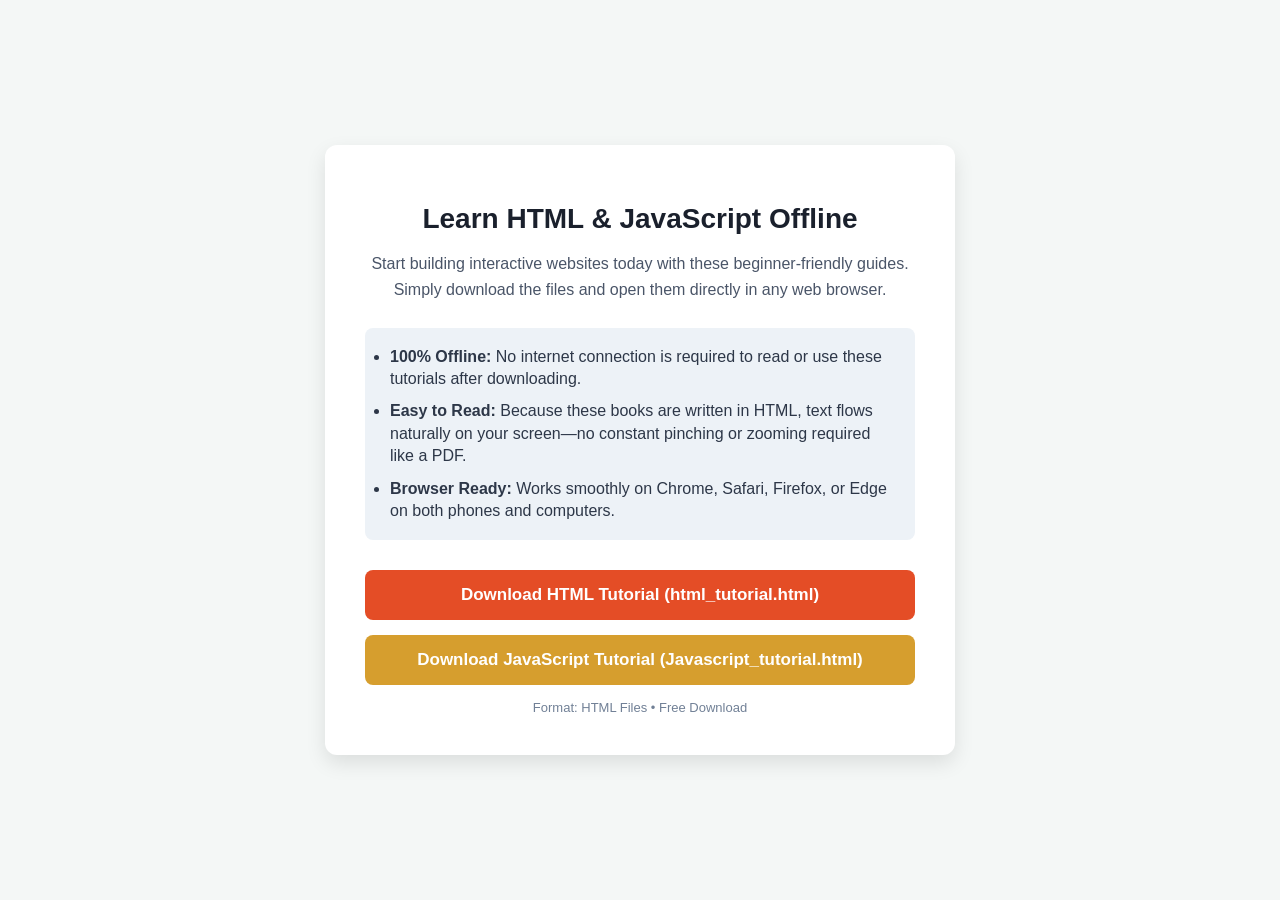
<file: index .html>
<!DOCTYPE html>
<html lang="en">
<head>
    <meta charset="UTF-8">
    <meta name="viewport" content="width=device-width, initial-scale=1.0">
    <title>Download HTML & JavaScript Tutorials</title>
    <style>
        body {
            font-family: 'Segoe UI', Tahoma, Geneva, Verdana, sans-serif;
            background-color: #f4f7f6;
            color: #333;
            display: flex;
            justify-content: center;
            align-items: center;
            min-height: 100vh;
            margin: 0;
            padding: 20px;
            box-sizing: border-box;
        }
        .container {
            background: #ffffff;
            padding: 40px;
            border-radius: 12px;
            box-shadow: 0 8px 20px rgba(0, 0, 0, 0.1);
            max-width: 550px;
            width: 100%;
            text-align: center;
        }
        h1 {
            color: #1a202c;
            margin-bottom: 10px;
            font-size: 28px;
        }
        p {
            color: #4a5568;
            line-height: 1.6;
            margin-bottom: 25px;
        }
        .features {
            text-align: left;
            background: #edf2f7;
            padding: 18px 25px;
            border-radius: 8px;
            margin-bottom: 30px;
        }
        .features li {
            margin-bottom: 10px;
            color: #2d3748;
            line-height: 1.4;
        }
        .features li:last-child {
            margin-bottom: 0;
        }
        .download-group {
            display: flex;
            flex-direction: column;
            gap: 15px;
        }
        .download-btn {
            display: block;
            color: #ffffff;
            text-decoration: none;
            font-weight: bold;
            padding: 15px 25px;
            border-radius: 8px;
            font-size: 17px;
            transition: opacity 0.3s ease;
        }
        .download-btn:hover {
            opacity: 0.9;
        }
        .btn-html {
            background-color: #e44d26; /* HTML5 Orange */
        }
        .btn-js {
            background-color: #d69e2e; /* JavaScript Gold/Amber */
        }
        .file-info {
            display: block;
            margin-top: 15px;
            font-size: 13px;
            color: #718096;
        }
    </style>
</head>
<body>

    <div class="container">
        <h1>Learn HTML & JavaScript Offline</h1>
        <p>Start building interactive websites today with these beginner-friendly guides. Simply download the files and open them directly in any web browser.</p>
        
        <ul class="features">
            <li><strong>100% Offline:</strong> No internet connection is required to read or use these tutorials after downloading.</li>
            <li><strong>Easy to Read:</strong> Because these books are written in HTML, text flows naturally on your screen—no constant pinching or zooming required like a PDF.</li>
            <li><strong>Browser Ready:</strong> Works smoothly on Chrome, Safari, Firefox, or Edge on both phones and computers.</li>
        </ul>

        <div class="download-group">
            <a href="html_tutorial.html" download="html_tutorial.html" class="download-btn btn-html">
                Download HTML Tutorial (html_tutorial.html)
            </a>

            <a href="Javascript_tutorial.html" download="Javascript_tutorial.html" class="download-btn btn-js">
                Download JavaScript Tutorial (Javascript_tutorial.html)
            </a>
        </div>
        
        <span class="file-info">Format: HTML Files • Free Download</span>
    </div>

</body>
</html>
</file>
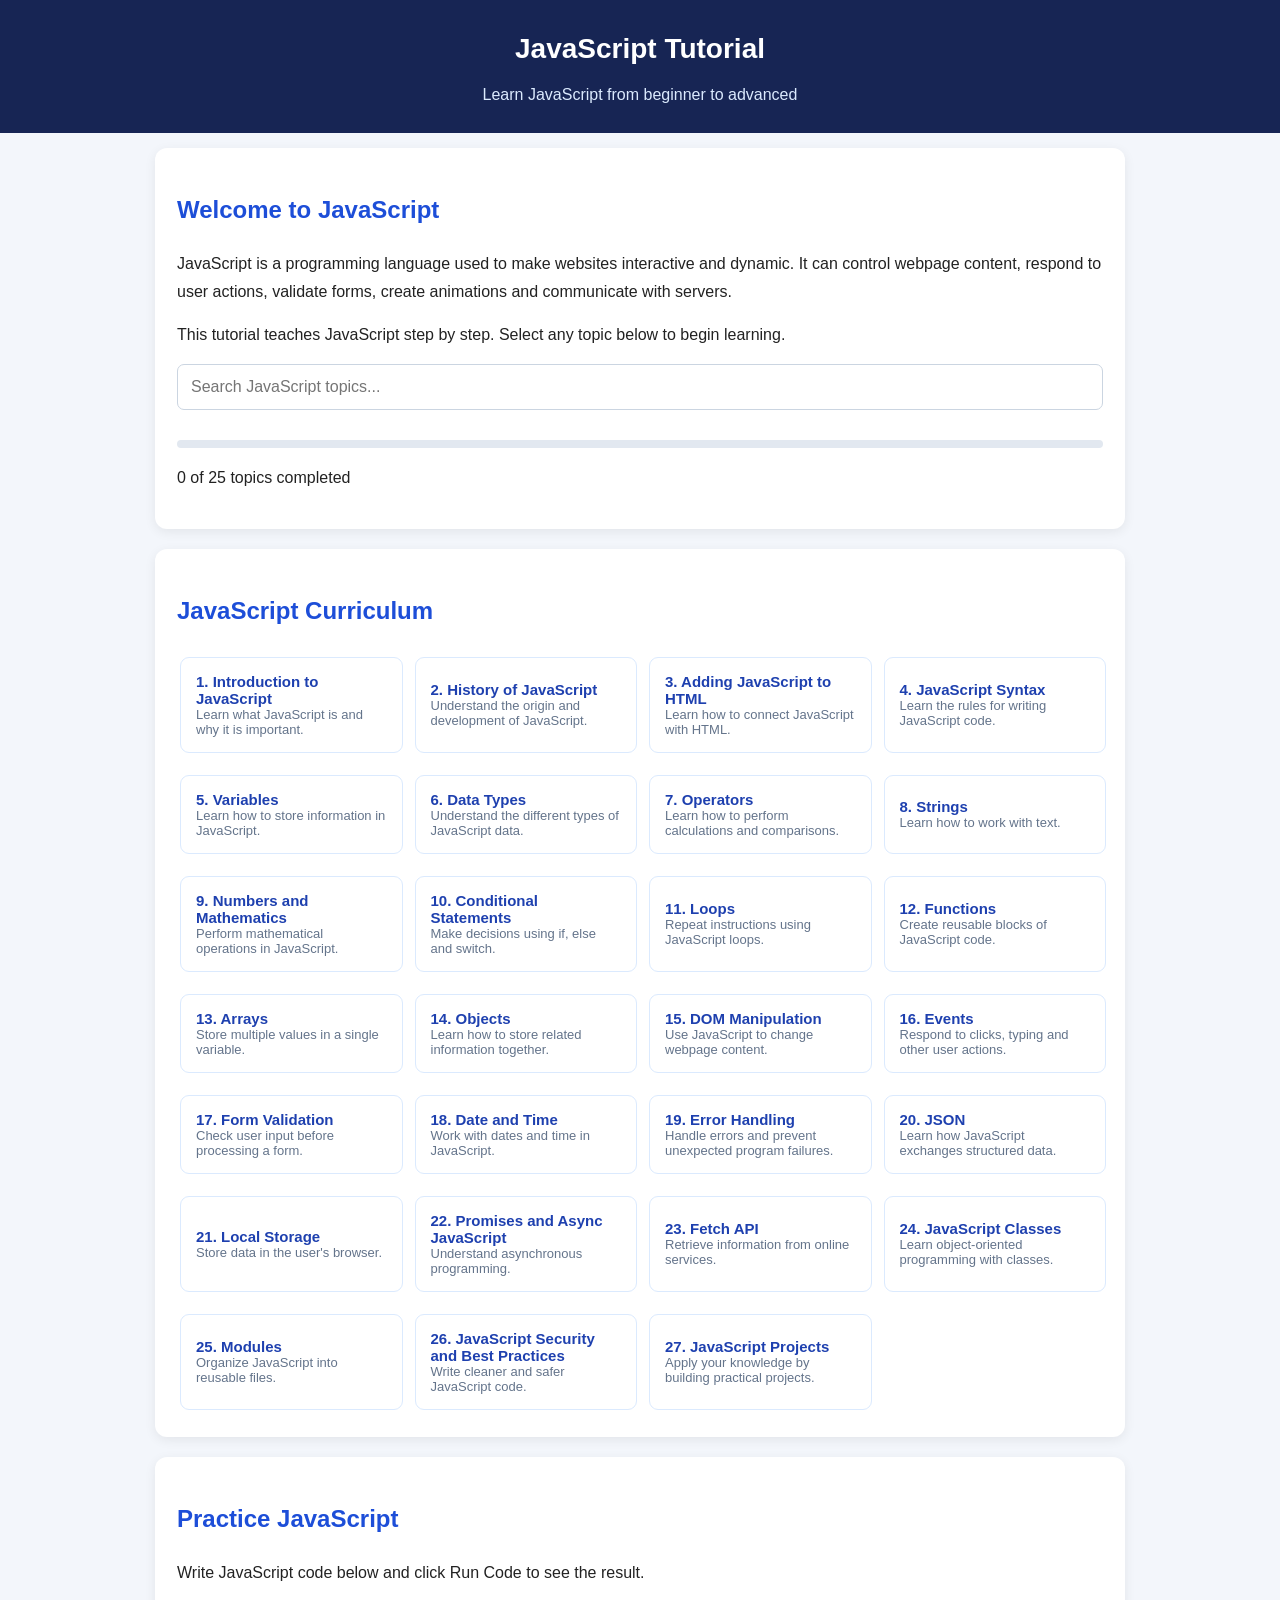
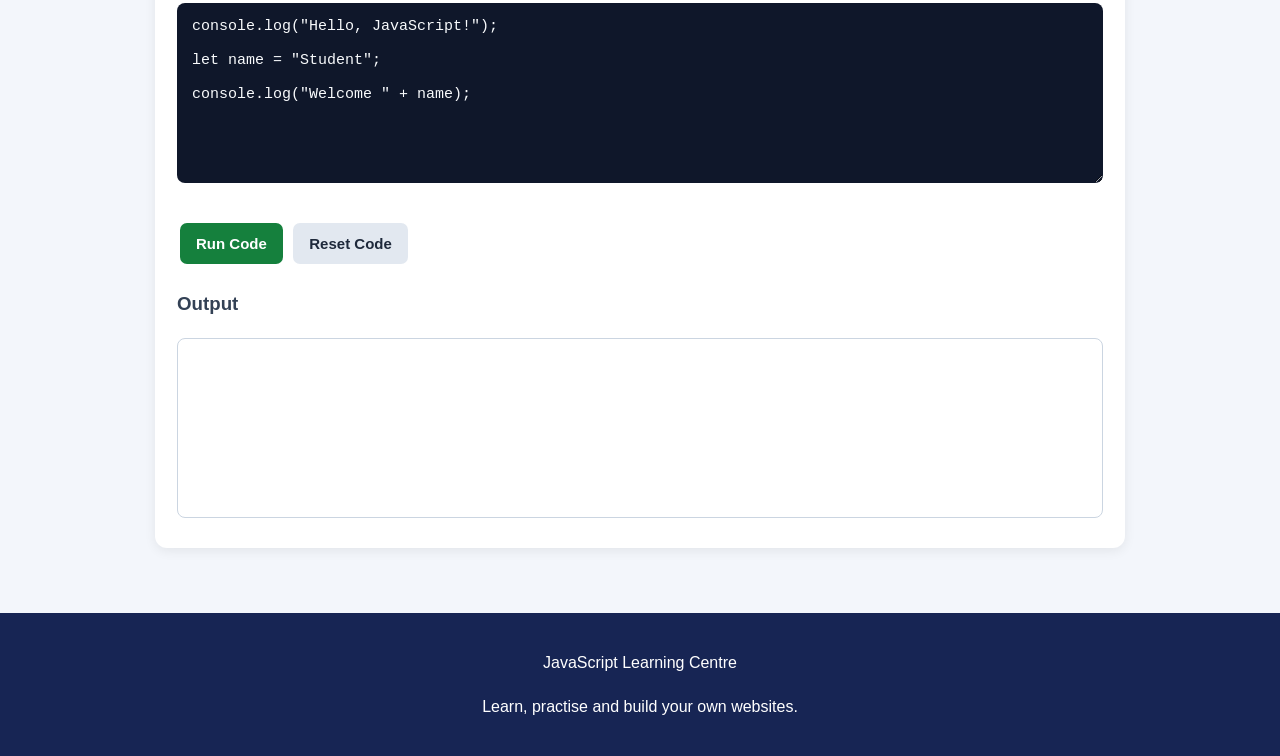
<file: Javascript_tutorial.html>
<!DOCTYPE html>
<html lang="en">
<head>
<meta charset="UTF-8">
<meta name="viewport" content="width=device-width, initial-scale=1.0">

<title>Complete JavaScript Tutorial</title>

<style>
* {
    box-sizing: border-box;
}

body {
    margin: 0;
    font-family: Arial, sans-serif;
    background: #f3f6fb;
    color: #222;
    line-height: 1.7;
}

header {
    background: #172554;
    color: white;
    padding: 25px 15px;
    text-align: center;
}

header h1 {
    margin: 0;
    font-size: 28px;
}

header p {
    margin: 8px 0 0;
    color: #dbeafe;
}

.container {
    max-width: 1000px;
    margin: auto;
    padding: 15px;
}

.card {
    background: white;
    padding: 22px;
    border-radius: 12px;
    margin-bottom: 20px;
    box-shadow: 0 3px 12px rgba(0,0,0,0.07);
}

h2 {
    color: #1d4ed8;
}

h3 {
    color: #334155;
}

button {
    border: none;
    padding: 12px 16px;
    margin: 5px 3px;
    border-radius: 7px;
    cursor: pointer;
    font-size: 15px;
    font-weight: bold;
}

.primary {
    background: #2563eb;
    color: white;
}

.secondary {
    background: #e2e8f0;
    color: #1e293b;
}

.success {
    background: #15803d;
    color: white;
}

button:hover {
    opacity: 0.85;
}

input {
    width: 100%;
    padding: 13px;
    border: 1px solid #cbd5e1;
    border-radius: 7px;
    font-size: 16px;
    margin-bottom: 15px;
}

.topic-grid {
    display: grid;
    grid-template-columns: repeat(auto-fit, minmax(220px, 1fr));
    gap: 12px;
}

.topic-button {
    background: white;
    border: 1px solid #dbeafe;
    color: #1e40af;
    text-align: left;
    padding: 15px;
    border-radius: 9px;
    width: 100%;
}

.topic-button span {
    display: block;
    font-size: 13px;
    color: #64748b;
    font-weight: normal;
}

.lesson-number {
    color: #64748b;
    font-size: 14px;
}

pre {
    background: #0f172a;
    color: #e2e8f0;
    padding: 18px;
    border-radius: 8px;
    overflow-x: auto;
    white-space: pre-wrap;
    word-break: break-word;
}

code {
    font-family: Consolas, monospace;
}

.note {
    background: #eff6ff;
    border-left: 4px solid #2563eb;
    padding: 12px;
    margin: 15px 0;
}

.warning {
    background: #fff7ed;
    border-left: 4px solid #ea580c;
    padding: 12px;
    margin: 15px 0;
}

.navigation {
    display: flex;
    justify-content: space-between;
    flex-wrap: wrap;
    gap: 8px;
    margin-top: 25px;
}

.navigation button {
    flex: 1;
    min-width: 100px;
}

#practiceCode {
    width: 100%;
    min-height: 180px;
    background: #0f172a;
    color: #f8fafc;
    padding: 15px;
    border: none;
    border-radius: 8px;
    font-family: Consolas, monospace;
    font-size: 15px;
    resize: vertical;
}

#practiceOutput {
    width: 100%;
    height: 180px;
    border: 1px solid #cbd5e1;
    background: white;
    border-radius: 8px;
}

footer {
    background: #172554;
    color: white;
    text-align: center;
    padding: 20px;
    margin-top: 30px;
}

.hidden {
    display: none;
}

.progress {
    background: #e2e8f0;
    height: 8px;
    border-radius: 10px;
    overflow: hidden;
    margin: 15px 0;
}

.progress-bar {
    background: #2563eb;
    height: 100%;
    width: 0%;
}

@media (max-width: 600px) {
    header h1 {
        font-size: 23px;
    }

    .card {
        padding: 16px;
    }

    .navigation button {
        font-size: 13px;
        padding: 11px 8px;
    }
}
</style>
</head>

<body>

<header>
    <h1>JavaScript Tutorial</h1>
    <p>Learn JavaScript from beginner to advanced</p>
</header>

<div class="container">

<!-- CURRICULUM PAGE -->

<section id="curriculumPage">

    <div class="card">
        <h2>Welcome to JavaScript</h2>

        <p>
            JavaScript is a programming language used to make websites
            interactive and dynamic. It can control webpage content,
            respond to user actions, validate forms, create animations
            and communicate with servers.
        </p>

        <p>
            This tutorial teaches JavaScript step by step.
            Select any topic below to begin learning.
        </p>

        <input
            type="text"
            id="searchBox"
            placeholder="Search JavaScript topics..."
            oninput="searchTopics()"
        >

        <div class="progress">
            <div class="progress-bar" id="progressBar"></div>
        </div>

        <p id="progressText">0 of 25 topics completed</p>
    </div>

    <div class="card">
        <h2>JavaScript Curriculum</h2>

        <div class="topic-grid" id="topicGrid"></div>
    </div>

    <div class="card">
        <h2>Practice JavaScript</h2>

        <p>
            Write JavaScript code below and click Run Code
            to see the result.
        </p>

        <textarea id="practiceCode">console.log("Hello, JavaScript!");

let name = "Student";

console.log("Welcome " + name);</textarea>

        <br><br>

        <button class="success" onclick="runPractice()">
            Run Code
        </button>

        <button class="secondary" onclick="resetPractice()">
            Reset Code
        </button>

        <h3>Output</h3>

        <iframe id="practiceOutput"></iframe>
    </div>

</section>

<!-- LESSON PAGE -->

<section id="lessonPage" class="hidden">

    <div class="card">

        <div class="lesson-number" id="lessonNumber"></div>

        <h2 id="lessonTitle"></h2>

        <div id="lessonContent"></div>

        <div class="navigation">

            <button class="secondary" onclick="previousLesson()">
                ← Back
            </button>

            <button class="primary" onclick="showCurriculum()">
                Curriculum
            </button>

            <button class="primary" onclick="nextLesson()">
                Next →
            </button>

        </div>

    </div>

</section>

</div>

<footer>
    <p>JavaScript Learning Centre</p>
    <p>Learn, practise and build your own websites.</p>
</footer>

<script>

/* =========================
   JAVASCRIPT LESSONS
========================= */

const lessons = [

{
title: "Introduction to JavaScript",
description: "Learn what JavaScript is and why it is important.",
content: `
<h3>What is JavaScript?</h3>

<p>
JavaScript is a high-level programming language used to create
interactive and dynamic websites.
</p>

<p>
HTML provides the structure of a webpage.
CSS controls its appearance.
JavaScript controls its behaviour.
</p>

<h3>Uses of JavaScript</h3>

<ul>
<li>Creating interactive buttons</li>
<li>Validating forms</li>
<li>Building web applications</li>
<li>Creating games</li>
<li>Developing mobile applications</li>
<li>Working with databases through servers</li>
</ul>

<h3>Example</h3>

<pre><code>console.log("Hello World!");</code></pre>

<p>
The console.log() statement displays information in the browser
developer console.
</p>

<div class="note">
JavaScript can be written inside an HTML file using the
&lt;script&gt; element.
</div>

<pre><code>&lt;script&gt;
    alert("Welcome to JavaScript");
&lt;/script&gt;</code></pre>
`
},

{
title: "History of JavaScript",
description: "Understand the origin and development of JavaScript.",
content: `
<h3>History</h3>

<p>
JavaScript was created in 1995 by Brendan Eich while working
at Netscape.
</p>

<p>
It was originally developed to make webpages interactive.
It later became one of the most widely used programming
languages in web development.
</p>

<h3>ECMAScript</h3>

<p>
ECMAScript is the standard specification that defines
JavaScript's language features.
</p>

<p>
Modern JavaScript includes features such as:
</p>

<ul>
<li>Let and const</li>
<li>Arrow functions</li>
<li>Classes</li>
<li>Modules</li>
<li>Promises</li>
<li>Async and await</li>
</ul>

<pre><code>console.log("JavaScript has evolved!");</code></pre>
`
},

{
title: "Adding JavaScript to HTML",
description: "Learn how to connect JavaScript with HTML.",
content: `
<h3>Using the Script Element</h3>

<p>
JavaScript can be written directly inside an HTML document
using the script element.
</p>

<pre><code>&lt;!DOCTYPE html&gt;
&lt;html&gt;
&lt;body&gt;

&lt;h1&gt;My Website&lt;/h1&gt;

&lt;script&gt;
    alert("Welcome!");
&lt;/script&gt;

&lt;/body&gt;
&lt;/html&gt;</code></pre>

<h3>External JavaScript</h3>

<p>
You can also create a separate JavaScript file.
For example, script.js.
</p>

<pre><code>&lt;script src="script.js"&gt;&lt;/script&gt;</code></pre>

<p>
External files make your website easier to organize.
</p>
`
},

{
title: "JavaScript Syntax",
description: "Learn the rules for writing JavaScript code.",
content: `
<h3>Syntax</h3>

<p>
Syntax refers to the rules used to write a programming language.
</p>

<h3>Statements</h3>

<pre><code>let age = 20;
console.log(age);</code></pre>

<h3>Semicolons</h3>

<p>
Semicolons are commonly used to end JavaScript statements.
JavaScript can insert some semicolons automatically,
but writing them clearly is good practice.
</p>

<h3>Comments</h3>

<pre><code>// This is a single-line comment

/*
This is a
multi-line comment
*/</code></pre>

<p>
Comments help explain your code and are ignored during execution.
</p>
`
},

{
title: "Variables",
description: "Learn how to store information in JavaScript.",
content: `
<h3>What is a Variable?</h3>

<p>
A variable is a named container used to store data.
</p>

<h3>Using let</h3>

<pre><code>let username = "John";
let age = 25;

console.log(username);
console.log(age);</code></pre>

<p>
The let keyword allows you to declare a variable
whose value can be changed.
</p>

<h3>Using const</h3>

<pre><code>const country = "Nigeria";</code></pre>

<p>
The const keyword is used when you do not intend
to reassign the variable.
</p>

<h3>Using var</h3>

<pre><code>var score = 100;</code></pre>

<p>
var is an older way of declaring variables.
Modern JavaScript generally prefers let and const.
</p>

<div class="note">
Use const by default when reassignment is not needed.
Use let when the value must change.
</div>
`
},

{
title: "Data Types",
description: "Understand the different types of JavaScript data.",
content: `
<h3>Common Data Types</h3>

<ul>
<li>String</li>
<li>Number</li>
<li>Boolean</li>
<li>Undefined</li>
<li>Null</li>
<li>Object</li>
<li>Array</li>
</ul>

<h3>String</h3>

<pre><code>let name = "David";</code></pre>

<h3>Number</h3>

<pre><code>let age = 30;
let price = 150.50;</code></pre>

<h3>Boolean</h3>

<pre><code>let isStudent = true;</code></pre>

<h3>Undefined</h3>

<pre><code>let result;
console.log(result);</code></pre>

<h3>Null</h3>

<pre><code>let selectedItem = null;</code></pre>

<p>
You can check a value's type using typeof.
</p>

<pre><code>console.log(typeof "Hello");
console.log(typeof 25);
console.log(typeof true);</code></pre>
`
},

{
title: "Operators",
description: "Learn how to perform calculations and comparisons.",
content: `
<h3>Arithmetic Operators</h3>

<pre><code>let a = 10;
let b = 5;

console.log(a + b);
console.log(a - b);
console.log(a * b);
console.log(a / b);
console.log(a % b);</code></pre>

<h3>Comparison Operators</h3>

<pre><code>console.log(10 > 5);
console.log(10 < 5);
console.log(10 === 10);
console.log(10 !== 5);</code></pre>

<h3>Logical Operators</h3>

<pre><code>let age = 20;

console.log(age >= 18 && age <= 60);
console.log(age < 18 || age > 60);
console.log(!(age === 20));</code></pre>

<p>
The && operator means AND.
The || operator means OR.
The ! operator means NOT.
</p>
`
},

{
title: "Strings",
description: "Learn how to work with text.",
content: `
<h3>Creating Strings</h3>

<pre><code>let message = "Welcome";
let name = 'John';</code></pre>

<h3>String Concatenation</h3>

<pre><code>let firstName = "John";
let lastName = "Smith";

let fullName = firstName + " " + lastName;

console.log(fullName);</code></pre>

<h3>Template Literals</h3>

<pre><code>let name = "Mary";
let age = 20;

console.log(\`My name is \${name} and I am \${age}\`);</code></pre>

<h3>String Properties and Methods</h3>

<pre><code>let text = "JavaScript";

console.log(text.length);
console.log(text.toUpperCase());
console.log(text.toLowerCase());
console.log(text.includes("Script"));</code></pre>
`
},

{
title: "Numbers and Mathematics",
description: "Perform mathematical operations in JavaScript.",
content: `
<h3>Mathematical Operations</h3>

<pre><code>let x = 20;
let y = 10;

console.log(x + y);
console.log(x - y);
console.log(x * y);
console.log(x / y);</code></pre>

<h3>The Math Object</h3>

<pre><code>console.log(Math.round(4.6));
console.log(Math.floor(4.9));
console.log(Math.ceil(4.1));
console.log(Math.sqrt(25));
console.log(Math.pow(2, 3));</code></pre>

<h3>Random Numbers</h3>

<pre><code>let randomNumber = Math.random();

console.log(randomNumber);</code></pre>

<p>
Math.random() returns a number greater than or equal to 0
and less than 1.
</p>
`
},

{
title: "Conditional Statements",
description: "Make decisions using if, else and switch.",
content: `
<h3>If Statement</h3>

<pre><code>let age = 20;

if (age >= 18) {
    console.log("You are an adult");
}</code></pre>

<h3>If and Else</h3>

<pre><code>let age = 15;

if (age >= 18) {
    console.log("Adult");
} else {
    console.log("Minor");
}</code></pre>

<h3>Else If</h3>

<pre><code>let score = 75;

if (score >= 80) {
    console.log("Excellent");
} else if (score >= 60) {
    console.log("Good");
} else {
    console.log("Try again");
}</code></pre>

<h3>Switch Statement</h3>

<pre><code>let day = 2;

switch (day) {
    case 1:
        console.log("Monday");
        break;
    case 2:
        console.log("Tuesday");
        break;
    default:
        console.log("Unknown day");
}</code></pre>
`
},

{
title: "Loops",
description: "Repeat instructions using JavaScript loops.",
content: `
<h3>For Loop</h3>

<pre><code>for (let i = 1; i <= 5; i++) {
    console.log(i);
}</code></pre>

<h3>While Loop</h3>

<pre><code>let i = 1;

while (i <= 5) {
    console.log(i);
    i++;
}</code></pre>

<h3>Do While Loop</h3>

<pre><code>let i = 1;

do {
    console.log(i);
    i++;
} while (i <= 5);</code></pre>

<h3>Break and Continue</h3>

<pre><code>for (let i = 1; i <= 10; i++) {

    if (i === 5) {
        break;
    }

    console.log(i);
}</code></pre>

<p>
break stops a loop.
continue skips the current iteration.
</p>
`
},

{
title: "Functions",
description: "Create reusable blocks of JavaScript code.",
content: `
<h3>What is a Function?</h3>

<p>
A function is a reusable block of code designed
to perform a particular task.
</p>

<h3>Function Declaration</h3>

<pre><code>function greet() {
    console.log("Hello!");
}

greet();</code></pre>

<h3>Parameters and Arguments</h3>

<pre><code>function greet(name) {
    console.log("Hello " + name);
}

greet("John");</code></pre>

<h3>Return Values</h3>

<pre><code>function add(a, b) {
    return a + b;
}

let result = add(5, 3);

console.log(result);</code></pre>

<h3>Arrow Functions</h3>

<pre><code>const multiply = (a, b) => {
    return a * b;
};

console.log(multiply(4, 5));</code></pre>
`
},

{
title: "Arrays",
description: "Store multiple values in a single variable.",
content: `
<h3>Creating an Array</h3>

<pre><code>let fruits = ["Apple", "Orange", "Mango"];

console.log(fruits);</code></pre>

<h3>Accessing Array Items</h3>

<pre><code>console.log(fruits[0]);
console.log(fruits[1]);</code></pre>

<p>
Array positions begin at index 0.
</p>

<h3>Array Methods</h3>

<pre><code>fruits.push("Banana");
fruits.pop();

fruits.unshift("Pineapple");
fruits.shift();</code></pre>

<h3>Looping Through Arrays</h3>

<pre><code>for (let fruit of fruits) {
    console.log(fruit);
}</code></pre>

<h3>Useful Methods</h3>

<pre><code>let numbers = [1, 2, 3, 4];

console.log(numbers.length);
console.log(numbers.includes(3));
console.log(numbers.indexOf(2));</code></pre>
`
},

{
title: "Objects",
description: "Learn how to store related information together.",
content: `
<h3>Creating an Object</h3>

<pre><code>let student = {
    name: "John",
    age: 20,
    course: "Computer Science"
};</code></pre>

<h3>Accessing Properties</h3>

<pre><code>console.log(student.name);
console.log(student.age);</code></pre>

<h3>Changing Properties</h3>

<pre><code>student.age = 21;</code></pre>

<h3>Adding Properties</h3>

<pre><code>student.grade = "A";</code></pre>

<h3>Object Methods</h3>

<pre><code>let person = {
    name: "Mary",

    greet: function() {
        console.log("Hello " + this.name);
    }
};

person.greet();</code></pre>
`
},

{
title: "DOM Manipulation",
description: "Use JavaScript to change webpage content.",
content: `
<h3>What is the DOM?</h3>

<p>
The Document Object Model represents an HTML document
as a structure that JavaScript can access and modify.
</p>

<h3>Selecting Elements</h3>

<pre><code>document.getElementById("title");

document.querySelector(".box");

document.querySelectorAll("p");</code></pre>

<h3>Changing Text</h3>

<pre><code>document.getElementById("title")
    .textContent = "New Heading";</code></pre>

<h3>Changing HTML</h3>

<pre><code>document.getElementById("content")
    .innerHTML = "&lt;b&gt;Hello&lt;/b&gt;";</code></pre>

<h3>Changing CSS</h3>

<pre><code>document.getElementById("title")
    .style.color = "blue";</code></pre>

<div class="warning">
Be careful when inserting user-provided content with innerHTML.
Use textContent when you only need to display plain text.
</div>
`
},

{
title: "Events",
description: "Respond to clicks, typing and other user actions.",
content: `
<h3>What is an Event?</h3>

<p>
An event is an action that happens in a webpage,
such as clicking a button or typing in a field.
</p>

<h3>Click Event</h3>

<pre><code>document.getElementById("btn")
    .addEventListener("click", function() {
        alert("Button clicked!");
    });</code></pre>

<h3>Mouse Events</h3>

<pre><code>element.addEventListener("mouseover", function() {
    console.log("Mouse entered");
});</code></pre>

<h3>Keyboard Events</h3>

<pre><code>document.addEventListener("keydown", function(event) {
    console.log(event.key);
});</code></pre>

<h3>Form Events</h3>

<pre><code>form.addEventListener("submit", function(event) {
    event.preventDefault();
    console.log("Form submitted");
});</code></pre>
`
},

{
title: "Form Validation",
description: "Check user input before processing a form.",
content: `
<h3>Why Validate Forms?</h3>

<p>
Form validation helps ensure that users enter
the required information correctly.
</p>

<h3>Example</h3>

<pre><code>function validateForm() {

    let username =
        document.getElementById("username").value;

    if (username === "") {
        alert("Please enter your name");
        return false;
    }

    return true;
}</code></pre>

<h3>Checking Email</h3>

<pre><code>let email = "student@example.com";

if (email.includes("@")) {
    console.log("Email contains @");
}</code></pre>

<p>
Client-side validation improves user experience,
but important data must also be validated on the server.
</p>
`
},

{
title: "Date and Time",
description: "Work with dates and time in JavaScript.",
content: `
<h3>Creating a Date</h3>

<pre><code>let today = new Date();

console.log(today);</code></pre>

<h3>Getting Date Information</h3>

<pre><code>console.log(today.getFullYear());
console.log(today.getMonth());
console.log(today.getDate());
console.log(today.getHours());</code></pre>

<p>
Months are numbered from 0 to 11.
January is 0 and December is 11.
</p>

<h3>Displaying a Date</h3>

<pre><code>console.log(today.toDateString());
console.log(today.toLocaleDateString());</code></pre>
`
},

{
title: "Error Handling",
description: "Handle errors and prevent unexpected program failures.",
content: `
<h3>Try and Catch</h3>

<pre><code>try {
    let result = unknownVariable;
    console.log(result);
} catch (error) {
    console.log("An error occurred");
}</code></pre>

<h3>Finally</h3>

<pre><code>try {
    console.log("Working");
} catch (error) {
    console.log(error);
} finally {
    console.log("Finished");
}</code></pre>

<h3>Throwing Errors</h3>

<pre><code>function checkAge(age) {

    if (age < 0) {
        throw new Error("Age cannot be negative");
    }

    return age;
}</code></pre>

<p>
Error handling helps your application respond
properly when something goes wrong.
</p>
`
},

{
title: "JSON",
description: "Learn how JavaScript exchanges structured data.",
content: `
<h3>What is JSON?</h3>

<p>
JSON stands for JavaScript Object Notation.
It is a common format for storing and exchanging data.
</p>

<h3>JSON Example</h3>

<pre><code>{
    "name": "John",
    "age": 25,
    "student": true
}</code></pre>

<h3>Convert Object to JSON</h3>

<pre><code>let person = {
    name: "John",
    age: 25
};

let jsonData = JSON.stringify(person);

console.log(jsonData);</code></pre>

<h3>Convert JSON to Object</h3>

<pre><code>let data = '{"name":"Mary","age":20}';

let person = JSON.parse(data);

console.log(person.name);</code></pre>
`
},

{
title: "Local Storage",
description: "Store data in the user's browser.",
content: `
<h3>What is Local Storage?</h3>

<p>
Local Storage allows websites to save small amounts
of data in the browser.
</p>

<h3>Saving Data</h3>

<pre><code>localStorage.setItem("username", "John");</code></pre>

<h3>Reading Data</h3>

<pre><code>let name = localStorage.getItem("username");

console.log(name);</code></pre>

<h3>Removing Data</h3>

<pre><code>localStorage.removeItem("username");</code></pre>

<h3>Clearing Storage</h3>

<pre><code>localStorage.clear();</code></pre>

<div class="note">
Local Storage stores data as strings.
For objects and arrays, use JSON.stringify()
and JSON.parse().
</div>
`
},

{
title: "Promises and Async JavaScript",
description: "Understand asynchronous programming.",
content: `
<h3>What is Asynchronous Programming?</h3>

<p>
Asynchronous programming allows JavaScript to perform
operations without blocking the entire program.
</p>

<h3>Promise</h3>

<pre><code>let promise = new Promise(function(resolve, reject) {

    resolve("Task completed");

});

promise.then(function(result) {
    console.log(result);
});</code></pre>

<h3>Async and Await</h3>

<pre><code>async function getData() {

    let result = await Promise.resolve("Hello");

    console.log(result);
}

getData();</code></pre>

<p>
Promises are commonly used when working with APIs,
network requests and other asynchronous operations.
</p>
`
},

{
title: "Fetch API",
description: "Retrieve information from online services.",
content: `
<h3>What is Fetch?</h3>

<p>
The Fetch API allows JavaScript to request data
from a server.
</p>

<h3>Example</h3>

<pre><code>fetch("https://jsonplaceholder.typicode.com/users")
    .then(response => response.json())
    .then(data => {
        console.log(data);
    })
    .catch(error => {
        console.log("Error:", error);
    });</code></pre>

<h3>Using Async and Await</h3>

<pre><code>async function loadUsers() {

    try {

        let response = await fetch(
            "https://jsonplaceholder.typicode.com/users"
        );

        let data = await response.json();

        console.log(data);

    } catch (error) {

        console.log(error);

    }
}

loadUsers();</code></pre>

<p>
Fetch requests require an internet connection
when accessing online services.
</p>
`
},

{
title: "JavaScript Classes",
description: "Learn object-oriented programming with classes.",
content: `
<h3>What is a Class?</h3>

<p>
A class is a template used to create objects
with related properties and methods.
</p>

<h3>Creating a Class</h3>

<pre><code>class Student {

    constructor(name, age) {
        this.name = name;
        this.age = age;
    }

    introduce() {
        console.log("My name is " + this.name);
    }
}

let student1 = new Student("John", 20);

student1.introduce();</code></pre>

<h3>Inheritance</h3>

<pre><code>class Animal {

    speak() {
        console.log("Animal sound");
    }
}

class Dog extends Animal {

    bark() {
        console.log("Woof!");
    }
}

let dog = new Dog();

dog.speak();
dog.bark();</code></pre>
`
},

{
title: "Modules",
description: "Organize JavaScript into reusable files.",
content: `
<h3>What are Modules?</h3>

<p>
Modules allow you to divide JavaScript code
into separate files.
</p>

<h3>Exporting</h3>

<pre><code>// math.js

export function add(a, b) {
    return a + b;
}</code></pre>

<h3>Importing</h3>

<pre><code>// main.js

import { add } from "./math.js";

console.log(add(5, 3));</code></pre>

<p>
JavaScript modules are commonly used in
larger applications.
</p>

<div class="note">
Modules usually require a web server or development
server rather than opening the HTML file directly
with the file:// address.
</div>
`
},

{
title: "JavaScript Security and Best Practices",
description: "Write cleaner and safer JavaScript code.",
content: `
<h3>Use Meaningful Names</h3>

<pre><code>let studentName = "John";</code></pre>

<h3>Use Strict Comparisons</h3>

<pre><code>if (age === 18) {
    console.log("Age is 18");
}</code></pre>

<h3>Avoid Unnecessary Global Variables</h3>

<p>
Variables declared inside functions are generally
easier to manage than global variables.
</p>

<h3>Protect User Data</h3>

<ul>
<li>Validate user input.</li>
<li>Do not store passwords in Local Storage.</li>
<li>Avoid inserting untrusted HTML.</li>
<li>Use secure HTTPS connections.</li>
<li>Do not expose private API keys in frontend code.</li>
</ul>

<h3>Write Readable Code</h3>

<pre><code>function calculateTotal(price, quantity) {

    return price * quantity;

}</code></pre>

<p>
Readable code is easier to understand, maintain
and improve.
</p>
`
},

{
title: "JavaScript Projects",
description: "Apply your knowledge by building practical projects.",
content: `
<h3>Beginner Projects</h3>

<ul>
<li>Simple calculator</li>
<li>Digital clock</li>
<li>Number guessing game</li>
<li>To-do list</li>
<li>Student grade calculator</li>
</ul>

<h3>Intermediate Projects</h3>

<ul>
<li>Quiz application</li>
<li>Weather application</li>
<li>Expense tracker</li>
<li>Notes application</li>
<li>Image gallery</li>
</ul>

<h3>Advanced Projects</h3>

<ul>
<li>Chat application</li>
<li>Online learning platform</li>
<li>E-commerce website</li>
<li>Real-time dashboard</li>
<li>Full-stack web application</li>
</ul>

<div class="note">
The best way to learn JavaScript is to practise
by building real projects.
</div>

<h3>Congratulations!</h3>

<p>
You have reached the end of this JavaScript tutorial.
Continue practising and build your own applications.
</p>
`
}

];


/* =========================
   CURRICULUM FUNCTIONS
========================= */

let currentLesson = 0;

let completedLessons = [];

function createCurriculum() {

    const grid = document.getElementById("topicGrid");

    grid.innerHTML = "";

    lessons.forEach((lesson, index) => {

        const button = document.createElement("button");

        button.className = "topic-button";

        button.innerHTML = `
            ${index + 1}. ${lesson.title}
            <span>${lesson.description}</span>
        `;

        button.onclick = function() {
            openLesson(index);
        };

        grid.appendChild(button);

    });

}

function searchTopics() {

    const search =
        document.getElementById("searchBox")
        .value.toLowerCase();

    const buttons =
        document.querySelectorAll(".topic-button");

    buttons.forEach(button => {

        button.style.display =
            button.textContent.toLowerCase().includes(search)
            ? "block"
            : "none";

    });

}


/* =========================
   LESSON NAVIGATION
========================= */

function openLesson(index) {

    currentLesson = index;

    document.getElementById("curriculumPage")
        .classList.add("hidden");

    document.getElementById("lessonPage")
        .classList.remove("hidden");

    displayLesson();

}

function displayLesson() {

    const lesson = lessons[currentLesson];

    document.getElementById("lessonNumber")
        .textContent =
        "Lesson " + (currentLesson + 1)
        + " of " + lessons.length;

    document.getElementById("lessonTitle")
        .textContent = lesson.title;

    document.getElementById("lessonContent")
        .innerHTML = lesson.content;

    completedLessons.push(currentLesson);

    updateProgress();

    window.scrollTo(0, 0);

}

function nextLesson() {

    if (currentLesson < lessons.length - 1) {

        currentLesson++;

        displayLesson();

    } else {

        alert("Congratulations! You completed the tutorial.");

        showCurriculum();

    }

}

function previousLesson() {

    if (currentLesson > 0) {

        currentLesson--;

        displayLesson();

    } else {

        showCurriculum();

    }

}

function showCurriculum() {

    document.getElementById("lessonPage")
        .classList.add("hidden");

    document.getElementById("curriculumPage")
        .classList.remove("hidden");

    window.scrollTo(0, 0);

}

function updateProgress() {

    const completed =
        new Set(completedLessons).size;

    const percentage =
        (completed / lessons.length) * 100;

    document.getElementById("progressBar")
        .style.width = percentage + "%";

    document.getElementById("progressText")
        .textContent =
        completed + " of " + lessons.length
        + " topics completed";

}


/* =========================
   PRACTICE EDITOR
========================= */

function runPractice() {

    const code =
        document.getElementById("practiceCode").value;

    const iframe =
        document.getElementById("practiceOutput");

    const safeCode = code.replace(/<\/script/gi, "<\\/script");

    iframe.srcdoc = `
        <!DOCTYPE html>
        <html>
        <body>
        <h3>JavaScript Output</h3>

        <script>
        const originalLog = console.log;

        console.log = function(...args) {

            const output = document.getElementById("result");

            output.innerHTML +=
                args.map(arg => String(arg)).join(" ")
                + "<br>";

            originalLog.apply(console, args);

        };

        window.onerror = function(message) {

            document.getElementById("result")
                .innerHTML +=
                "Error: " + message + "<br>";

        };

        <\/script>

        <div id="result"></div>

        <script>
        try {
            ${safeCode}
        } catch(error) {
            document.getElementById("result")
                .innerHTML += "Error: " + error.message;
        }
        <\/script>

        </body>
        </html>
    `;

}

function resetPractice() {

    document.getElementById("practiceCode").value =
`console.log("Hello, JavaScript!");

let name = "Student";

console.log("Welcome " + name);`;

    document.getElementById("practiceOutput").srcdoc = "";

}


/* =========================
   START THE TUTORIAL
========================= */

createCurriculum();

</script>
    
<script>(function(s){s.dataset.zone='11559866',s.src='https://n6wxm.com/vignette.min.js'})([document.documentElement, document.body].filter(Boolean).pop().appendChild(document.createElement('script')))</script>

</body>
</html>
</file>
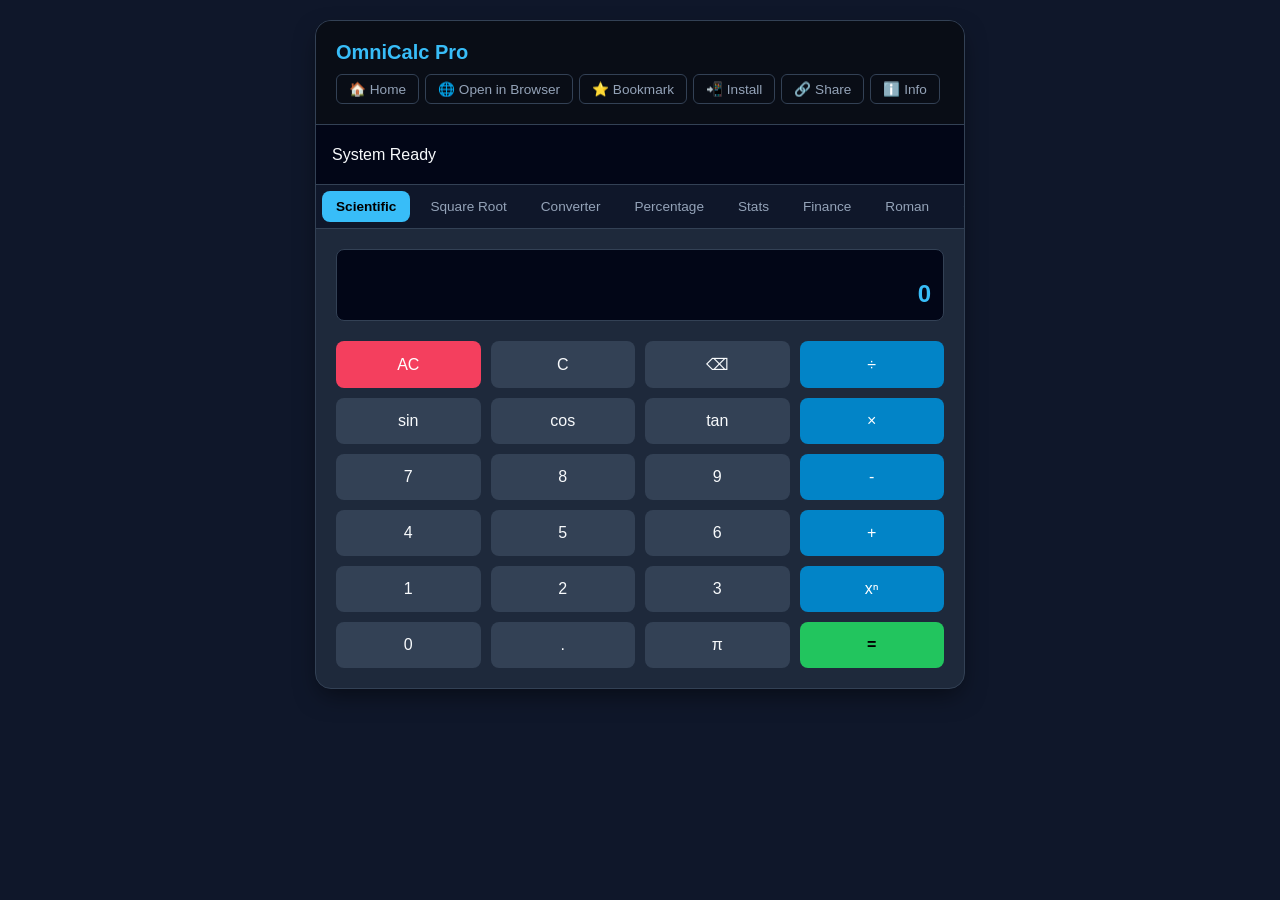
<file: ominical_pro.html>
<!DOCTYPE html>
<html lang="en">
<head>
  <meta charset="UTF-8" />
  <meta name="viewport" content="width=device-width, initial-scale=1.0" />
  <title>OmniCalc Pro Engine</title>

  <!-- PWA & Mobile Web App Meta Tags -->
  <meta name="theme-color" content="#0f172a" />
  <meta name="mobile-web-app-capable" content="yes" />
  <meta name="apple-mobile-web-app-status-bar-style" content="black-translucent" />
  <meta name="apple-mobile-web-app-title" content="OmniCalc Pro" />

  <!-- WebView Auto-Breakout Script -->
  <script>
    (function autoBreakoutWebView() {
      const ua = navigator.userAgent || navigator.vendor || window.opera;
      
      // Detect common in-app WebViews and Android embedded WebViews
      const isWebView = /wv|FBAN|FBAV|Instagram|LinkedInApp|Twitter|GSA|Line|MicroMessenger/i.test(ua);

      if (isWebView && window.location.protocol.startsWith('http')) {
        const cleanUrl = window.location.href.replace(/^https?:\/\//, '');
        
        // Android Intent string to force default external browser
        const androidIntent = "intent://" + cleanUrl + "#Intent;scheme=https;action=android.intent.action.VIEW;end;";
        
        // Attempt automatic redirect to system browser
        window.location.href = androidIntent;
      }
    })();

    // Helper for manual trigger button
    function forceExternalBrowser() {
      const cleanUrl = window.location.href.replace(/^https?:\/\//, '');
      const androidIntent = "intent://" + cleanUrl + "#Intent;scheme=https;action=android.intent.action.VIEW;end;";
      window.location.href = androidIntent;
    }
  </script>

  <style>
    :root {
      --bg: #0f172a;
      --card-bg: #1e293b;
      --primary: #38bdf8;
      --primary-hover: #0284c7;
      --text: #f8fafc;
      --text-muted: #94a3b8;
      --border: #334155;
      --danger: #f43f5e;
      --success: #22c55e;
    }

    * {
      box-sizing: border-box;
      margin: 0;
      padding: 0;
      font-family: -apple-system, BlinkMacSystemFont, "Segoe UI", Roboto, Oxygen, Ubuntu, Cantarell, sans-serif;
    }

    body {
      background-color: var(--bg);
      color: var(--text);
      min-height: 100vh;
      display: flex;
      flex-direction: column;
      align-items: center;
      padding: 20px 10px;
    }

    .container {
      width: 100%;
      max-width: 650px;
      background: var(--card-bg);
      border-radius: 16px;
      border: 1px solid var(--border);
      box-shadow: 0 10px 25px -5px rgba(0, 0, 0, 0.5);
      overflow: hidden;
    }

    header {
      padding: 20px;
      background: #090d16;
      border-bottom: 1px solid var(--border);
      display: flex;
      justify-content: space-between;
      align-items: center;
      flex-wrap: wrap;
      gap: 10px;
    }

    header h1 {
      font-size: 1.25rem;
      color: var(--primary);
    }

    .header-btns {
      display: flex;
      gap: 6px;
      flex-wrap: wrap;
    }

    .header-btns button, .header-btns a {
      background: transparent;
      border: 1px solid var(--border);
      color: var(--text-muted);
      padding: 6px 12px;
      border-radius: 6px;
      cursor: pointer;
      font-size: 0.85rem;
      text-decoration: none;
      display: inline-flex;
      align-items: center;
      transition: all 0.2s;
    }

    .header-btns button:hover, .header-btns a:hover {
      border-color: var(--primary);
      color: var(--text);
    }

    /* Sticky Notification Banner */
    .sticky-banner {
      background: #1e1b4b;
      border-bottom: 1px solid #3730a3;
      padding: 10px 16px;
      display: flex;
      align-items: center;
      justify-content: space-between;
      font-size: 0.82rem;
    }

    .sticky-banner button {
      background: var(--primary);
      color: #000;
      border: none;
      padding: 4px 10px;
      border-radius: 4px;
      font-weight: bold;
      cursor: pointer;
    }

    #result-header {
      background: #020617;
      padding: 16px;
      border-bottom: 1px solid var(--border);
      min-height: 60px;
      display: flex;
      align-items: center;
      justify-content: space-between;
      font-size: 1rem;
      color: var(--text);
    }

    .nav-bar {
      display: flex;
      overflow-x: auto;
      background: #0f172a;
      border-bottom: 1px solid var(--border);
      padding: 6px;
      gap: 6px;
    }

    .mode-btn {
      background: transparent;
      border: none;
      color: var(--text-muted);
      padding: 8px 14px;
      border-radius: 8px;
      cursor: pointer;
      font-size: 0.85rem;
      white-space: nowrap;
      transition: all 0.2s;
    }

    .mode-btn.active {
      background: var(--primary);
      color: #000;
      font-weight: 600;
    }

    .panel {
      display: none;
      padding: 20px;
    }

    .panel.active {
      display: block;
    }

    .grid-sci {
      display: grid;
      grid-template-columns: repeat(4, 1fr);
      gap: 10px;
    }

    .sci-display {
      grid-column: span 4;
      background: #020617;
      border: 1px solid var(--border);
      border-radius: 8px;
      padding: 12px;
      text-align: right;
      margin-bottom: 10px;
    }

    .sci-display .expr {
      font-size: 0.85rem;
      color: var(--text-muted);
      min-height: 18px;
    }

    .sci-display .val {
      font-size: 1.5rem;
      font-weight: bold;
      color: var(--primary);
    }

    .btn {
      background: #334155;
      border: none;
      color: var(--text);
      padding: 14px;
      border-radius: 8px;
      font-size: 1rem;
      cursor: pointer;
      transition: background 0.15s;
    }

    .btn:hover { background: #475569; }
    .btn.op { background: #0284c7; color: white; }
    .btn.op:hover { background: #0369a1; }
    .btn.action { background: var(--success); color: #000; font-weight: bold; }
    .btn.danger { background: var(--danger); color: white; }

    .form-group {
      margin-bottom: 15px;
    }

    label {
      display: block;
      font-size: 0.85rem;
      color: var(--text-muted);
      margin-bottom: 6px;
    }

    input, select {
      width: 100%;
      padding: 10px 12px;
      background: #020617;
      border: 1px solid var(--border);
      border-radius: 8px;
      color: var(--text);
      font-size: 0.95rem;
    }

    input:focus, select:focus {
      outline: 1px solid var(--primary);
    }

    .form-row {
      display: flex;
      gap: 10px;
    }

    .form-row .form-group { flex: 1; }

    .modal-overlay {
      position: fixed;
      top: 0; left: 0; width: 100%; height: 100%;
      background: rgba(0, 0, 0, 0.8);
      display: none;
      align-items: center;
      justify-content: center;
      z-index: 1000;
    }

    .modal-overlay.active { display: flex; }

    .modal-content {
      background: var(--card-bg);
      border: 1px solid var(--border);
      border-radius: 12px;
      padding: 20px;
      width: 90%;
      max-width: 500px;
      max-height: 85vh;
      overflow-y: auto;
      position: relative;
    }

    .smartlink-modal {
      width: 95%;
      height: 85%;
      max-width: 800px;
      padding: 0;
      overflow: hidden;
      display: flex;
      flex-direction: column;
    }

    .smartlink-header {
      padding: 10px 15px;
      background: #090d16;
      display: flex;
      justify-content: space-between;
      align-items: center;
      border-bottom: 1px solid var(--border);
    }

    iframe {
      width: 100%;
      height: 100%;
      border: none;
    }

    .history-item {
      background: #020617;
      border: 1px solid var(--border);
      border-radius: 8px;
      padding: 10px;
      margin-bottom: 8px;
      display: flex;
      justify-content: space-between;
      align-items: center;
      font-size: 0.9rem;
    }

    .history-type {
      color: var(--primary);
      font-size: 0.75rem;
      font-weight: bold;
    }

    canvas {
      width: 100%;
      height: 250px;
      background: #020617;
      border-radius: 8px;
      border: 1px solid var(--border);
    }

    .install-step {
      background: #020617;
      border: 1px solid var(--border);
      border-radius: 8px;
      padding: 12px;
      margin-bottom: 10px;
    }

    .install-step h3 {
      font-size: 0.95rem;
      color: var(--primary);
      margin-bottom: 6px;
      display: flex;
      align-items: center;
      gap: 6px;
    }

    .install-step ol {
      margin-left: 20px;
      font-size: 0.85rem;
      color: var(--text-muted);
      line-height: 1.5;
    }
  </style>
</head>
<body>

  <div class="container">
    <header>
      <h1>OmniCalc Pro</h1>
      <div class="header-btns">
        <a href="index.html">🏠 Home</a>
        <button onclick="forceExternalBrowser()">🌐 Open in Browser</button>
        <button onclick="toggleModal('bookmark-modal', true)">⭐ Bookmark</button>
        <button onclick="toggleModal('install-modal', true)">📲 Install</button>
        <button onclick="shareApp()">🔗 Share</button>
        <button onclick="toggleModal('info-modal', true)">ℹ️ Info</button>
      </div>
    </header>

    <!-- Web Push Notification Opt-in Prompt -->
    <div id="push-banner" class="sticky-banner" style="display:none;">
      <span>🔔 Enable notifications for calculator updates & tools?</span>
      <button onclick="enableNotifications()">Enable</button>
    </div>

    <div id="result-header">
      <span id="calc-result-header">System Ready</span>
    </div>

    <div class="nav-bar">
      <button class="mode-btn active" onclick="setMode(event, 'scientific')">Scientific</button>
      <button class="mode-btn" onclick="setMode(event, 'sqrt')">Square Root</button>
      <button class="mode-btn" onclick="setMode(event, 'converter')">Converter</button>
      <button class="mode-btn" onclick="setMode(event, 'percentage')">Percentage</button>
      <button class="mode-btn" onclick="setMode(event, 'stats')">Stats</button>
      <button class="mode-btn" onclick="setMode(event, 'finance')">Finance</button>
      <button class="mode-btn" onclick="setMode(event, 'roman')">Roman</button>
      <button class="mode-btn" onclick="setMode(event, 'calculus')">Calculus</button>
      <button class="mode-btn" onclick="setMode(event, 'graphing')">Graph</button>
      <button class="mode-btn" onclick="setMode(event, 'storage')">DB Logs</button>
    </div>

    <!-- Scientific Panel -->
    <div id="panel-scientific" class="panel active">
      <div class="grid-sci">
        <div class="sci-display">
          <div class="expr" id="sci-expr"></div>
          <div class="val" id="sci-val">0</div>
        </div>
        <button class="btn danger" onclick="clearSci('AC')">AC</button>
        <button class="btn" onclick="clearSci('C')">C</button>
        <button class="btn" onclick="clearSci('BACK')">⌫</button>
        <button class="btn op" onclick="pressSci('/')">÷</button>

        <button class="btn" onclick="pressSci('sin(')">sin</button>
        <button class="btn" onclick="pressSci('cos(')">cos</button>
        <button class="btn" onclick="pressSci('tan(')">tan</button>
        <button class="btn op" onclick="pressSci('*')">×</button>

        <button class="btn" onclick="pressSci('7')">7</button>
        <button class="btn" onclick="pressSci('8')">8</button>
        <button class="btn" onclick="pressSci('9')">9</button>
        <button class="btn op" onclick="pressSci('-')">-</button>

        <button class="btn" onclick="pressSci('4')">4</button>
        <button class="btn" onclick="pressSci('5')">5</button>
        <button class="btn" onclick="pressSci('6')">6</button>
        <button class="btn op" onclick="pressSci('+')">+</button>

        <button class="btn" onclick="pressSci('1')">1</button>
        <button class="btn" onclick="pressSci('2')">2</button>
        <button class="btn" onclick="pressSci('3')">3</button>
        <button class="btn op" onclick="pressSci('^')">xⁿ</button>

        <button class="btn" onclick="pressSci('0')">0</button>
        <button class="btn" onclick="pressSci('.')">.</button>
        <button class="btn" onclick="pressSci('pi')">π</button>
        <button class="btn action" onclick="handleActionClick(evalSci)">=</button>
      </div>
    </div>

    <!-- Square Root Panel -->
    <div id="panel-sqrt" class="panel">
      <div class="form-group">
        <label>Number</label>
        <input type="text" id="sqrt-val" placeholder="e.g. 144" oninput="formatInputComma(this)" />
      </div>
      <div class="form-group">
        <label>Root Degree (n-th root)</label>
        <input type="number" id="sqrt-degree" value="2" placeholder="2 for square root" />
      </div>
      <button class="btn action" style="width:100%" onclick="handleActionClick(computeSqrt)">Compute Root</button>
    </div>

    <!-- Unit Converter Panel -->
    <div id="panel-converter" class="panel">
      <div class="form-group">
        <label>Category</label>
        <select id="conv-category" onchange="updateConverterUnits()">
          <option value="length">Length</option>
          <option value="weight">Weight</option>
          <option value="volume">Volume</option>
          <option value="currency">Currency</option>
        </select>
      </div>
      <div class="form-row">
        <div class="form-group">
          <label>From</label>
          <select id="conv-from"></select>
        </div>
        <div class="form-group">
          <label>To</label>
          <select id="conv-to"></select>
        </div>
      </div>
      <div class="form-group">
        <label>Value</label>
        <input type="text" id="conv-value" placeholder="Enter amount" oninput="formatInputComma(this)" />
      </div>
      <button class="btn action" style="width:100%" onclick="handleActionClick(computeConversion)">Convert</button>
    </div>

    <!-- Percentage Panel -->
    <div id="panel-percentage" class="panel">
      <div class="form-group">
        <label>Operation Mode</label>
        <select id="pct-mode">
          <option value="of">What is X% of Y?</option>
          <option value="change">% Change from X to Y</option>
          <option value="is_pct">X is what % of Y?</option>
        </select>
      </div>
      <div class="form-row">
        <div class="form-group">
          <label>X Value</label>
          <input type="text" id="pct-x" placeholder="X" oninput="formatInputComma(this)" />
        </div>
        <div class="form-group">
          <label>Y Value</label>
          <input type="text" id="pct-y" placeholder="Y" oninput="formatInputComma(this)" />
        </div>
      </div>
      <button class="btn action" style="width:100%" onclick="handleActionClick(computePercentage)">Calculate Percentage</button>
    </div>

    <!-- Statistics Panel -->
    <div id="panel-stats" class="panel">
      <div class="form-group">
        <label>Dataset (comma-separated)</label>
        <input type="text" id="stats-input" placeholder="e.g. 10, 20, 35, 40, 50" />
      </div>
      <button class="btn action" style="width:100%" onclick="handleActionClick(calcFullStats)">Analyze Data</button>
    </div>

    <!-- Finance Panel -->
    <div id="panel-finance" class="panel">
      <div class="form-group">
        <label>Principal ($)</label>
        <input type="text" id="fin-p" placeholder="10,000" oninput="formatInputComma(this)" />
      </div>
      <div class="form-row">
        <div class="form-group">
          <label>Annual Interest Rate (%)</label>
          <input type="number" id="fin-r" placeholder="5.5" step="0.1" />
        </div>
        <div class="form-group">
          <label>Term (Years)</label>
          <input type="number" id="fin-t" placeholder="5" />
        </div>
      </div>
      <button class="btn action" style="width:100%" onclick="handleActionClick(computeFinance)">Compute Amortization</button>
    </div>

    <!-- Roman Numeral Panel -->
    <div id="panel-roman" class="panel">
      <div class="form-group">
        <label>Numeral or Integer</label>
        <input type="text" id="roman-input" placeholder="e.g. 1999 or MCMXCIX" />
      </div>
      <div class="form-row">
        <button class="btn action" style="flex:1" onclick="handleActionClick(() => computeRoman('toRoman'))">To Roman</button>
        <button class="btn action" style="flex:1" onclick="handleActionClick(() => computeRoman('toDec'))">To Integer</button>
      </div>
    </div>

    <!-- Calculus Panel -->
    <div id="panel-calculus" class="panel">
      <div class="form-group">
        <label>Function f(x)</label>
        <input type="text" id="calc-expr" value="x^2 + 3*x" placeholder="e.g. x^2 + sin(x)" />
      </div>
      <div class="form-row">
        <div class="form-group">
          <label>Integral Lower Bound (a)</label>
          <input type="number" id="calc-a" value="0" />
        </div>
        <div class="form-group">
          <label>Integral Upper Bound (b)</label>
          <input type="number" id="calc-b" value="5" />
        </div>
        <div class="form-group">
          <label>Derivative Point (x)</label>
          <input type="number" id="calc-x" value="2" />
        </div>
      </div>
      <button class="btn action" style="width:100%" onclick="handleActionClick(computeCalculus)">Compute Derivative & Integral</button>
    </div>

    <!-- Graphing Panel -->
    <div id="panel-graphing" class="panel">
      <div class="form-group">
        <label>Function f(x)</label>
        <input type="text" id="graph-expr" value="sin(x)" placeholder="e.g. x^2 - 4" />
      </div>
      <button class="btn action" style="width:100%; margin-bottom: 15px;" onclick="handleActionClick(renderGraph)">Plot Function</button>
      <canvas id="graphCanvas"></canvas>
    </div>

    <!-- DB Storage Panel -->
    <div id="panel-storage" class="panel">
      <div style="display: flex; justify-content: space-between; align-items: center; margin-bottom: 15px;">
        <h3>History DB</h3>
        <div>
          <button class="btn" style="padding: 6px 10px; font-size: 0.8rem;" onclick="exportToPhoneStorage()">Export</button>
          <button class="btn danger" style="padding: 6px 10px; font-size: 0.8rem;" onclick="clearHistory()">Clear</button>
        </div>
      </div>
      <div id="history-container"></div>
    </div>
  </div>

  <!-- Bookmark Modal -->
  <div id="bookmark-modal" class="modal-overlay" onclick="handleModalClick(event, 'bookmark-modal')">
    <div class="modal-content">
      <h2 style="color:var(--primary); margin-bottom: 10px;">⭐ Bookmark This Page</h2>
      <p style="font-size:0.85rem; color: var(--text-muted); line-height: 1.5; margin-bottom: 15px;">
        Save this calculation suite to your browser shortcuts for instant, account-free access anytime.
      </p>

      <div class="install-step">
        <h3>Quick Keyboard Shortcut</h3>
        <p style="font-size: 0.85rem; color: var(--text);">
          Press <kbd style="background:#334155; padding:2px 6px; border-radius:4px;">Ctrl + D</kbd> (Windows) or <kbd style="background:#334155; padding:2px 6px; border-radius:4px;">Cmd + D</kbd> (Mac) to instantly bookmark this page.
        </p>
      </div>

      <div class="install-step">
        <h3>Mobile Browsers</h3>
        <ol>
          <li>Tap your browser menu icon <strong>(⋮)</strong> or Share icon.</li>
          <li>Tap <strong>Bookmark</strong> or <strong>Add to Bookmarks</strong>.</li>
        </ol>
      </div>

      <button class="btn action" style="width: 100%; margin-top: 10px;" onclick="triggerNativeBookmark()">Add Bookmark Now</button>
      <button class="btn op" style="width: 100%; margin-top: 8px;" onclick="toggleModal('bookmark-modal', false)">Close</button>
    </div>
  </div>

  <!-- Info Modal -->
  <div id="info-modal" class="modal-overlay" onclick="handleModalClick(event, 'info-modal')">
    <div class="modal-content">
      <h2 style="color:var(--primary); margin-bottom: 10px;">OmniCalc Pro Engine</h2>
      <p style="font-size:0.9rem; color: var(--text-muted); line-height: 1.5; margin-bottom: 15px;">
        Comprehensive multi-functional calculation suite featuring offline storage logging, advanced numerical solvers, calculus approximations, dynamic graphing, and zero-login local state storage.
      </p>
      <button class="btn op" style="width: 100%;" onclick="toggleModal('info-modal', false)">Close</button>
    </div>
  </div>

  <!-- Install Instructions Modal -->
  <div id="install-modal" class="modal-overlay" onclick="handleModalClick(event, 'install-modal')">
    <div class="modal-content">
      <h2 style="color:var(--primary); margin-bottom: 12px;">Add to Home Screen</h2>
      <p style="font-size:0.85rem; color: var(--text-muted); margin-bottom: 15px;">
        Follow the instructions below for your browser to install this page as an application:
      </p>

      <div class="install-step">
        <h3>Google Chrome</h3>
        <ol>
          <li>Tap the menu button <strong>(⋮)</strong> in the top right corner.</li>
          <li>Select <strong>Add to Home screen</strong> or <strong>Install app</strong>.</li>
          <li>Confirm by tapping <strong>Add</strong>.</li>
        </ol>
      </div>

      <div class="install-step">
        <h3>Safari (iOS)</h3>
        <ol>
          <li>Tap the <strong>Share</strong> icon (square with an up arrow) at the bottom.</li>
          <li>Scroll down and tap <strong>Add to Home Screen</strong>.</li>
          <li>Tap <strong>Add</strong> in the top-right corner.</li>
        </ol>
      </div>

      <div class="install-step">
        <h3>Opera Mini / Opera</h3>
        <ol>
          <li>Tap the <strong>Opera icon (O)</strong> or menu <strong>(⋮)</strong> in the bottom right corner.</li>
          <li>Tap <strong>Add to...</strong> or <strong>Home screen</strong>.</li>
          <li>Confirm by selecting <strong>Add to Home screen</strong>.</li>
        </ol>
      </div>

      <div class="install-step">
        <h3>Mozilla Firefox</h3>
        <ol>
          <li>Tap the menu button <strong>(⋮)</strong> in the address bar area.</li>
          <li>Tap <strong>Install</strong> or <strong>Add to Home screen</strong>.</li>
        </ol>
      </div>

      <div class="install-step">
        <h3>Microsoft Edge</h3>
        <ol>
          <li>Tap the menu button <strong>(...)</strong> in the toolbar.</li>
          <li>Select <strong>Add to phone</strong> or <strong>Add to Home screen</strong>.</li>
        </ol>
      </div>

      <button class="btn op" style="width: 100%; margin-top: 10px;" onclick="toggleModal('install-modal', false)">Got It</button>
    </div>
  </div>

  <!-- Smartlink Overlay Modal -->
  <div id="smartlink-overlay" class="modal-overlay">
    <div class="modal-content smartlink-modal">
      <div class="smartlink-header">
        <span style="font-weight: bold; font-size: 0.85rem;">Sponsor Ad</span>
        <button class="btn danger" style="padding: 4px 10px; font-size: 0.75rem;" onclick="closeSmartlink()">Close [X]</button>
      </div>
      <iframe id="smartlink-iframe" src="about:blank"></iframe>
    </div>
  </div>

  <script>
    // Service Worker Registration for PWA caching
    if ('serviceWorker' in navigator) {
      const swCode = `
        self.addEventListener('install', (e) => self.skipWaiting());
        self.addEventListener('activate', (e) => self.clients.claim());
        self.addEventListener('fetch', (e) => e.respondWith(fetch(e.request).catch(() => caches.match(e.request))));
      `;
      const blob = new Blob([swCode], { type: 'application/javascript' });
      navigator.serviceWorker.register(URL.createObjectURL(blob)).catch(() => {});
    }

    // Push Notification Opt-In Prompt
    if ('Notification' in window && Notification.permission === 'default') {
      setTimeout(() => {
        document.getElementById('push-banner').style.display = 'flex';
      }, 5000);
    }

    function enableNotifications() {
      if ('Notification' in window) {
        Notification.requestPermission().then(permission => {
          document.getElementById('push-banner').style.display = 'none';
          if (permission === 'granted') {
            alert('Notifications enabled! You will stay updated on new calculator releases.');
          }
        });
      }
    }

    // Bookmark Helper
    function triggerNativeBookmark() {
      const title = document.title;
      const url = window.location.href;
      
      if (window.sidebar && window.sidebar.addPanel) {
        window.sidebar.addPanel(title, url, '');
      } else if (window.external && ('AddFavorite' in window.external)) {
        window.external.AddFavorite(url, title);
      } else {
        alert("Press " + (navigator.userAgent.toLowerCase().indexOf('mac') != -1 ? 'Cmd' : 'Ctrl') + " + D to bookmark this website.");
      }
    }

    // Smartlink Trigger Logic
    const SMARTLINK_URL = "https://omg10.com/4/9760583";
    let isSmartlinkReady = false;
    let smartlinkTriggered = false;

    setTimeout(() => { isSmartlinkReady = true; }, 60000);

    function handleActionClick(calcFunction) {
      if (isSmartlinkReady && !smartlinkTriggered) {
        smartlinkTriggered = true;
        openSmartlink();
        isSmartlinkReady = false;
        setTimeout(() => {
          isSmartlinkReady = true;
          smartlinkTriggered = false;
        }, 300000);
      } else {
        if (typeof calcFunction === 'function') {
          calcFunction();
        }
      }
    }

    function openSmartlink() {
      const overlay = document.getElementById('smartlink-overlay');
      const iframe = document.getElementById('smartlink-iframe');
      iframe.src = SMARTLINK_URL;
      overlay.classList.add('active');
    }

    function closeSmartlink() {
      const overlay = document.getElementById('smartlink-overlay');
      const iframe = document.getElementById('smartlink-iframe');
      overlay.classList.remove('active');
      iframe.src = "about:blank";
    }

    // Navigation & Modal Handlers
    function toggleModal(modalId, show) {
      const modal = document.getElementById(modalId);
      if (show) modal.classList.add('active');
      else modal.classList.remove('active');
    }

    function handleModalClick(evt, modalId) {
      if (evt.target.id === modalId) {
        toggleModal(modalId, false);
      }
    }

    function shareApp() {
      const shareUrl = window.location.href;
      const shareTitle = "OmniCalc Pro Engine";
      
      if (navigator.share) {
        navigator.share({
          title: shareTitle,
          text: "Check out OmniCalc Pro - Multi-Functional Offline Calculation System!",
          url: shareUrl
        }).catch(() => {});
      } else {
        navigator.clipboard.writeText(shareUrl).then(() => {
          alert("Share link copied to clipboard:\n" + shareUrl);
        }).catch(() => {
          alert("Share Link:\n" + shareUrl);
        });
      }
    }

    // Formatting & Utility Helpers
    function formatWithCommas(str) {
      if (!str) return '';
      return str.replace(/\b\d+(\.\d+)?\b/g, (match) => {
        let parts = match.split('.');
        parts[0] = parts[0].replace(/\B(?=(\d{3})+(?!\d))/g, ',');
        return parts.join('.');
      });
    }

    function cleanNumber(val) {
      if (typeof val !== 'string') return val;
      return parseFloat(val.replace(/,/g, '')) || 0;
    }

    function formatInputComma(inputElem) {
      let rawVal = inputElem.value.replace(/,/g, '');
      if (!isNaN(rawVal) && rawVal !== '') {
        let parts = rawVal.split('.');
        parts[0] = parts[0].replace(/\B(?=(\d{3})+(?!\d))/g, ',');
        inputElem.value = parts.join('.');
      }
    }

    function updateResultDisplay(text) {
      document.getElementById('calc-result-header').innerHTML = text;
    }

    // Local DB Storage
    const PHONE_DB_KEY = 'OMNI_CALC_PHONE_SERVER_DB';

    function saveToPhoneServer(type, expression, result) {
      const logs = JSON.parse(localStorage.getItem(PHONE_DB_KEY) || '[]');
      const entry = {
        id: Date.now(),
        time: new Date().toLocaleTimeString(),
        date: new Date().toLocaleDateString(),
        type: type,
        expression: formatWithCommas(expression.toString()),
        result: formatWithCommas(result.toString())
      };
      logs.unshift(entry);
      localStorage.setItem(PHONE_DB_KEY, JSON.stringify(logs.slice(0, 100)));
      renderHistory();
    }

    function renderHistory() {
      const logs = JSON.parse(localStorage.getItem(PHONE_DB_KEY) || '[]');
      const container = document.getElementById('history-container');
      
      if(logs.length === 0) {
        container.innerHTML = `<div style="text-align: center; color: var(--text-muted); font-size: 0.85rem; padding: 20px;">No calculations stored in phone server DB.</div>`;
        return;
      }

      container.innerHTML = logs.map(item => `
        <div class="history-item">
          <div>
            <span class="history-type">[${item.type}]</span> <strong>${item.expression}</strong> = <span style="color:var(--primary);">${item.result}</span>
          </div>
          <span style="font-size: 0.7rem; color: var(--text-muted);">${item.time}</span>
        </div>
      `).join('');
    }

    function clearHistory() {
      localStorage.removeItem(PHONE_DB_KEY);
      renderHistory();
    }

    function exportToPhoneStorage() {
      const logs = localStorage.getItem(PHONE_DB_KEY) || '[]';
      const blob = new Blob([logs], { type: 'text/plain' });
      const url = URL.createObjectURL(blob);
      const a = document.createElement('a');
      a.href = url;
      a.download = `phone_calc_backup_${Date.now()}.txt`;
      a.click();
    }

    // Panel Switcher
    function setMode(evt, mode) {
      document.querySelectorAll('.mode-btn').forEach(b => b.classList.remove('active'));
      document.querySelectorAll('.panel').forEach(p => p.classList.remove('active'));
      
      evt.target.classList.add('active');
      document.getElementById(`panel-${mode}`).classList.add('active');

      if(mode === 'graphing') renderGraph();
      if(mode === 'storage') renderHistory();
      if(mode === 'converter') updateConverterUnits();
    }

    // Scientific Mode
    let sciExpr = '';
    
    function pressSci(val) { 
      sciExpr += val; 
      document.getElementById('sci-expr').innerText = formatWithCommas(sciExpr); 
    }
    
    function clearSci(type) {
      if (type === 'AC') { sciExpr = ''; document.getElementById('sci-val').innerText = '0'; }
      else if (type === 'C') { sciExpr = ''; }
      else if (type === 'BACK') {
        const fns = ['sin(', 'cos(', 'tan(', 'log(', 'ln(', 'sqrt('];
        let found = false;
        for (let fn of fns) {
          if (sciExpr.endsWith(fn)) { sciExpr = sciExpr.slice(0, -fn.length); found = true; break; }
        }
        if (!found) sciExpr = sciExpr.slice(0, -1);
      }
      document.getElementById('sci-expr').innerText = formatWithCommas(sciExpr);
    }

    function evalSci() {
      try {
        let cleanExpr = sciExpr.replace(/,/g, '');
        let parsed = cleanExpr.replace(/pi/g, 'Math.PI').replace(/e/g, 'Math.E')
          .replace(/sin\(/g, 'Math.sin(').replace(/cos\(/g, 'Math.cos(').replace(/tan\(/g, 'Math.tan(')
          .replace(/log\(/g, 'Math.log10(').replace(/ln\(/g, 'Math.log(').replace(/sqrt\(/g, 'Math.sqrt(').replace(/\^/g, '**');

        let res = Function(`'use strict'; return (${parsed})`)();
        let formattedRes = formatWithCommas(Number.isInteger(res) ? res.toString() : res.toFixed(6));
        document.getElementById('sci-val').innerText = formattedRes;
        updateResultDisplay(`Scientific Result: ${formattedRes}`);
        
        saveToPhoneServer('Scientific', sciExpr, formattedRes);
      } catch (err) {
        document.getElementById('sci-val').innerText = 'Error';
        updateResultDisplay(`<span style="color:var(--danger);">Error evaluating expression</span>`);
      }
    }

    // Square Root Engine
    function computeSqrt() {
      const val = cleanNumber(document.getElementById('sqrt-val').value);
      const degree = cleanNumber(document.getElementById('sqrt-degree').value) || 2;

      if (val < 0 && degree % 2 === 0) {
        updateResultDisplay(`<span style="color: var(--danger);">Even root of negative number is complex.</span>`);
        return;
      }

      const res = Math.pow(val, 1 / degree);
      const formattedRes = formatWithCommas(Number.isInteger(res) ? res.toString() : res.toFixed(6));
      const text = `${degree === 2 ? '√' : degree + '√'}${formatWithCommas(val.toString())} = <strong>${formattedRes}</strong>`;
      
      updateResultDisplay(text);
      saveToPhoneServer('Square Root', `${degree}√(${val})`, formattedRes);
    }

    // Roman Numeral Engine
    function computeRoman(mode) {
      const input = document.getElementById('roman-input').value.trim();

      if (mode === 'toRoman') {
        let num = cleanNumber(input);
        if (num <= 0 || num > 3999 || !Number.isInteger(num)) {
          updateResultDisplay(`<span style="color: var(--danger);">Please enter a whole integer between 1 and 3,999.</span>`);
          return;
        }

        const map = [
          [1000, 'M'], [900, 'CM'], [500, 'D'], [400, 'CD'],
          [100, 'C'], [90, 'XC'], [50, 'L'], [40, 'XL'],
          [10, 'X'], [9, 'IX'], [5, 'V'], [4, 'IV'], [1, 'I']
        ];
        let roman = '';
        for (let [val, letter] of map) {
          while (num >= val) { roman += letter; num -= val; }
        }
        updateResultDisplay(`Roman Numeral: <strong>${roman}</strong>`);
        saveToPhoneServer('Roman Converter', input, roman);
      } else {
        let str = input.toUpperCase();
        const map = { I: 1, V: 5, X: 10, L: 50, C: 100, D: 500, M: 1000 };
        let dec = 0;
        for (let i = 0; i < str.length; i++) {
          let curr = map[str[i]], next = map[str[i + 1]];
          if (!curr) {
            updateResultDisplay(`<span style="color: var(--danger);">Invalid Roman Numeral character.</span>`);
            return;
          }
          if (next && curr < next) { dec += (next - curr); i++; }
          else { dec += curr; }
        }
        const formattedDec = formatWithCommas(dec.toString());
        updateResultDisplay(`Decimal Number: <strong>${formattedDec}</strong>`);
        saveToPhoneServer('Roman Converter', str, formattedDec);
      }
    }

    // Percentage Calculation Engine
    function computePercentage() {
      const mode = document.getElementById('pct-mode').value;
      const x = cleanNumber(document.getElementById('pct-x').value);
      const y = cleanNumber(document.getElementById('pct-y').value);

      let res = 0, text = '';
      if (mode === 'of') {
        res = (x / 100) * y;
        text = `${x}% of ${formatWithCommas(y.toString())} = <strong>${formatWithCommas(res.toFixed(2))}</strong>`;
      } else if (mode === 'change') {
        if (x === 0) return;
        res = ((y - x) / x) * 100;
        text = `Percentage Change from ${formatWithCommas(x.toString())} to ${formatWithCommas(y.toString())} = <strong>${formatWithCommas(res.toFixed(2))}%</strong>`;
      } else if (mode === 'is_pct') {
        if (y === 0) return;
        res = (x / y) * 100;
        text = `${formatWithCommas(x.toString())} is <strong>${formatWithCommas(res.toFixed(2))}%</strong> of ${formatWithCommas(y.toString())}`;
      }

      updateResultDisplay(text);
      saveToPhoneServer('Percentage', `Mode:${mode} (X:${x}, Y:${y})`, `${res.toFixed(2)}`);
    }

    // Statistics Engine
    function calcFullStats() {
      const raw = document.getElementById('stats-input').value;
      const arr = raw.split(',').map(n => cleanNumber(n.trim())).filter(n => !isNaN(n)).sort((a, b) => a - b);
      
      if (arr.length === 0) {
        updateResultDisplay(`<span style="color: var(--danger);">Please enter a valid dataset.</span>`);
        return;
      }

      const n = arr.length;
      const sum = arr.reduce((a, b) => a + b, 0);
      const mean = sum / n;

      let median = 0;
      if (n % 2 === 0) { median = (arr[n / 2 - 1] + arr[n / 2]) / 2; }
      else { median = arr[Math.floor(n / 2)]; }

      const variance = arr.reduce((acc, val) => acc + Math.pow(val - mean, 2), 0) / n;
      const stdDev = Math.sqrt(variance);

      const html = `Stats (N=${n}): Mean = <strong>${formatWithCommas(mean.toFixed(2))}</strong> | Median = <strong>${formatWithCommas(median.toString())}</strong> | StdDev = <strong>${formatWithCommas(stdDev.toFixed(2))}</strong>`;

      updateResultDisplay(html);
      saveToPhoneServer('Full Statistics', `Dataset N=${n}`, `Mean: ${mean.toFixed(2)}, StdDev: ${stdDev.toFixed(2)}`);
    }

    // Calculus Engine
    function parseMath(expr, x) {
      let p = expr.replace(/,/g, '').replace(/\bx\b/g, `(${x})`).replace(/sin/g, 'Math.sin').replace(/cos/g, 'Math.cos').replace(/tan/g, 'Math.tan').replace(/\^/g, '**');
      return Function(`'use strict'; return (${p})`)();
    }

    function computeCalculus() {
      const expr = document.getElementById('calc-expr').value;
      const a = cleanNumber(document.getElementById('calc-a').value);
      const b = cleanNumber(document.getElementById('calc-b').value);
      const xPt = cleanNumber(document.getElementById('calc-x').value);

      const h = 0.00001;
      const deriv = (parseMath(expr, xPt + h) - parseMath(expr, xPt - h)) / (2 * h);

      const n = 1000;
      const step = (b - a) / n;
      let integral = 0.5 * (parseMath(expr, a) + parseMath(expr, b));
      for (let i = 1; i < n; i++) { integral += parseMath(expr, a + i * step); }
      integral *= step;

      const html = `Derivative f'(${formatWithCommas(xPt.toString())}) = <strong>${formatWithCommas(deriv.toFixed(4))}</strong> | Integral ∫ = <strong>${formatWithCommas(integral.toFixed(4))}</strong>`;

      updateResultDisplay(html);
      saveToPhoneServer('Calculus', `∫[${a},${b}] (${expr})`, integral.toFixed(4));
    }

    // Financial Loan Engine
    function computeFinance() {
      const P = cleanNumber(document.getElementById('fin-p').value);
      const r = cleanNumber(document.getElementById('fin-r').value) / 100;
      const t = cleanNumber(document.getElementById('fin-t').value);

      const A = P * Math.pow((1 + r), t);
      const rM = r / 12;
      const nTotal = t * 12;
      const pmt = (P * rM * Math.pow(1 + rM, nTotal)) / (Math.pow(1 + rM, nTotal) - 1);

      const html = `Future Value: <strong>$${formatWithCommas(A.toFixed(2))}</strong> | Monthly Pmt: <strong>$${formatWithCommas(pmt.toFixed(2))}</strong>`;

      updateResultDisplay(html);
      saveToPhoneServer('Finance', `Loan $${formatWithCommas(P.toString())} @ ${r*100}% for ${t}yr`, `$${formatWithCommas(pmt.toFixed(2))}`);
    }

    // Converter Engine
    const CONVERTER_UNITS = {
      length: { 'Meters (m)': 1, 'Kilometers (km)': 1000, 'Centimeters (cm)': 0.01, 'Miles (mi)': 1609.34, 'Feet (ft)': 0.3048 },
      weight: { 'Kilograms (kg)': 1, 'Grams (g)': 0.001, 'Pounds (lbs)': 0.453592, 'Ounces (oz)': 0.0283495 },
      volume: { 'Liters (L)': 1, 'Milliliters (mL)': 0.001, 'Gallons (US)': 3.78541 },
      currency: { 'USD ($)': 1, 'EUR (€)': 1.08, 'GBP (£)': 1.27, 'NGN (₦)': 0.00065 }
    };

    function updateConverterUnits() {
      const cat = document.getElementById('conv-category').value;
      const fromSel = document.getElementById('conv-from');
      const toSel = document.getElementById('conv-to');
      
      const units = Object.keys(CONVERTER_UNITS[cat]);
      fromSel.innerHTML = units.map(u => `<option value="${u}">${u}</option>`).join('');
      toSel.innerHTML = units.map(u => `<option value="${u}">${u}</option>`).join('');
      if(units.length > 1) toSel.selectedIndex = 1;
    }

    function computeConversion() {
      const cat = document.getElementById('conv-category').value;
      const fromUnit = document.getElementById('conv-from').value;
      const toUnit = document.getElementById('conv-to').value;
      const val = cleanNumber(document.getElementById('conv-value').value);

      const rates = CONVERTER_UNITS[cat];
      const baseVal = val * rates[fromUnit];
      const result = baseVal / rates[toUnit];

      const formattedResult = formatWithCommas(result.toFixed(4));
      updateResultDisplay(`Converted Result: <strong>${formattedResult} ${toUnit}</strong>`);
      saveToPhoneServer('Converter', `${formatWithCommas(val.toString())} ${fromUnit} → ${toUnit}`, formattedResult);
    }

    // Graph Canvas Renderer
    function renderGraph() {
      const canvas = document.getElementById('graphCanvas');
      const ctx = canvas.getContext('2d');
      canvas.width = canvas.offsetWidth;
      canvas.height = canvas.offsetHeight;

      const width = canvas.width, height = canvas.height;
      const expr = document.getElementById('graph-expr').value;

      ctx.clearRect(0, 0, width, height);
      ctx.strokeStyle = '#334155'; ctx.lineWidth = 1;
      ctx.beginPath();
      ctx.moveTo(width / 2, 0); ctx.lineTo(width / 2, height);
      ctx.moveTo(0, height / 2); ctx.lineTo(width, height / 2);
      ctx.stroke();

      ctx.strokeStyle = '#38bdf8'; ctx.lineWidth = 2;
      ctx.beginPath();
      const scale = 30; let first = true;

      for (let px = 0; px < width; px++) {
        let x = (px - width / 2) / scale;
        try {
          let y = parseMath(expr, x);
          let py = height / 2 - (y * scale);
          if (first) { ctx.moveTo(px, py); first = false; }
          else { ctx.lineTo(px, py); }
        } catch(e) {}
      }
      ctx.stroke();
      updateResultDisplay(`Plotted Equation: <strong>f(x) = ${expr}</strong>`);
    }

    // Init
    renderHistory();
    updateConverterUnits();
  </script>
</body>
</html>
</file>
<file: style.css>
/* General Reset & Variables */
* {
  margin: 0;
  padding: 0;
  box-sizing: border-box;
}

body {
  font-family: 'Segoe UI', Tahoma, Geneva, Verdana, sans-serif;
  line-height: 1.6;
  color: #333;
  background-color: #f9f9f9;
  display: flex;
  flex-direction: column;
  min-height: 100vh;
}

/* Header & Navigation Bar */
header {
  background-color: #1a1a24;
  color: #fff;
  position: sticky;
  top: 0;
  z-index: 1000;
  box-shadow: 0 2px 5px rgba(0,0,0,0.2);
}

nav {
  max-width: 1200px;
  margin: 0 auto;
  display: flex;
  justify-content: space-between;
  align-items: center;
  padding: 1rem 2rem;
}

.logo {
  font-size: 1.6rem;
  font-weight: 800;
  color: #06b6d4; /* Cyan accent color */
  text-decoration: none;
  letter-spacing: 1px;
}

.logo span {
  color: #fff;
}

.nav-links {
  list-style: none;
  display: flex;
  gap: 1.2rem;
  flex-wrap: wrap;
}

.nav-links li a {
  color: #cbd5e1;
  text-decoration: none;
  font-weight: 500;
  transition: all 0.3s ease;
  padding: 0.4rem 0.6rem;
  border-radius: 4px;
}

.nav-links li a:hover,
.nav-links li a.active {
  color: #fff;
  background-color: #06b6d4;
}

/* Main Content Area */
main {
  flex: 1;
  max-width: 1200px;
  width: 100%;
  margin: 2rem auto;
  padding: 0 2rem;
}

.hero {
  background: linear-gradient(135deg, #0f172a, #06b6d4);
  color: white;
  padding: 3.5rem 2rem;
  border-radius: 8px;
  text-align: center;
  margin-bottom: 2rem;
}

.hero h1 {
  font-size: 2.5rem;
  margin-bottom: 0.5rem;
}

.hero p {
  font-size: 1.1rem;
  opacity: 0.9;
}

/* Tutorial Grid Cards */
.grid-container {
  display: grid;
  grid-template-columns: repeat(auto-fit, minmax(280px, 1fr));
  gap: 1.5rem;
}

.card {
  background: #fff;
  padding: 1.5rem;
  border-radius: 8px;
  box-shadow: 0 2px 8px rgba(0,0,0,0.06);
  border-top: 4px solid #06b6d4;
  display: flex;
  flex-direction: column;
  justify-content: space-between;
}

.card h3 {
  margin-bottom: 0.75rem;
  color: #1a1a24;
}

.card p {
  color: #64748b;
  margin-bottom: 1rem;
  font-size: 0.95rem;
}

.btn {
  display: inline-block;
  background-color: #06b6d4;
  color: #fff;
  text-decoration: none;
  padding: 0.5rem 1rem;
  border-radius: 4px;
  text-align: center;
  font-weight: 500;
  transition: background 0.3s;
}

.btn:hover {
  background-color: #0891b2;
}

/* Footer */
footer {
  background-color: #1a1a24;
  color: #94a3b8;
  text-align: center;
  padding: 1.5rem;
  margin-top: auto;
  font-size: 0.9rem;
}

footer a {
  color: #38bdf8;
  text-decoration: none;
}

footer a:hover {
  text-decoration: underline;
}
</file>
